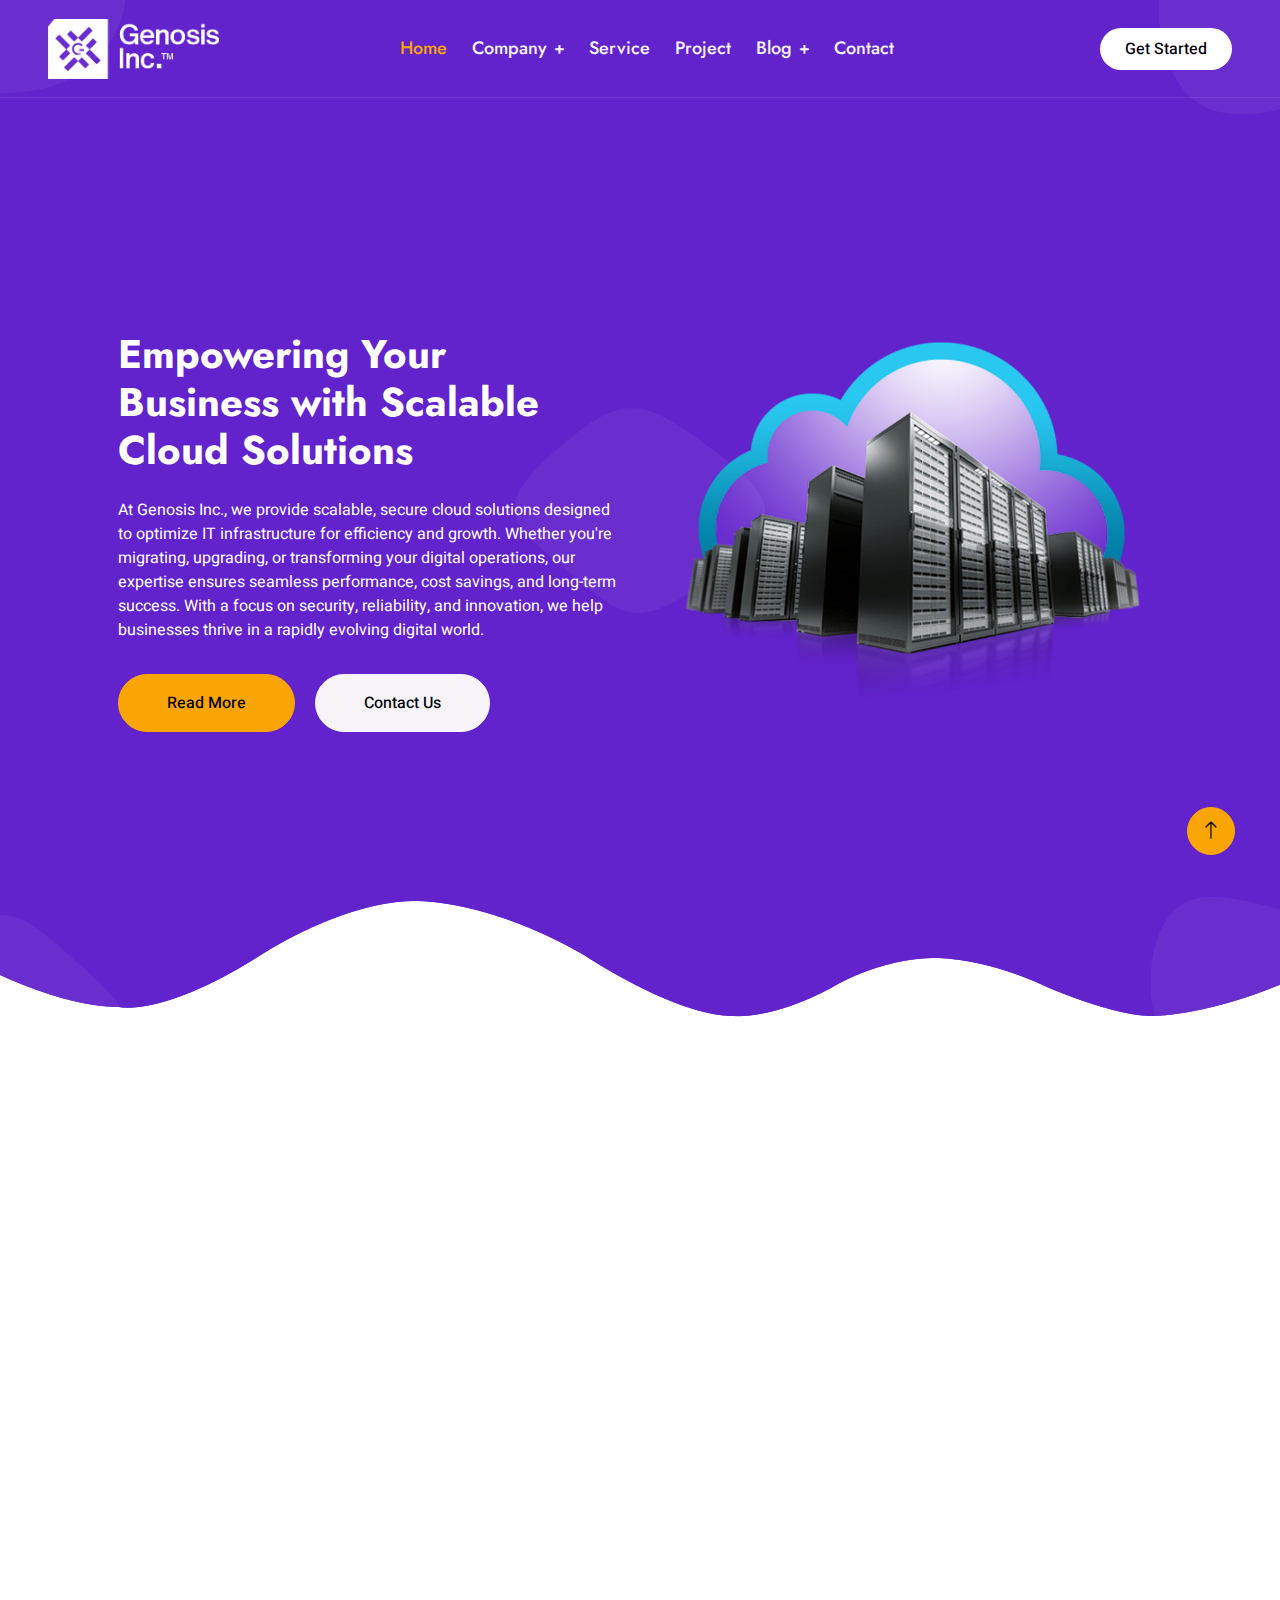
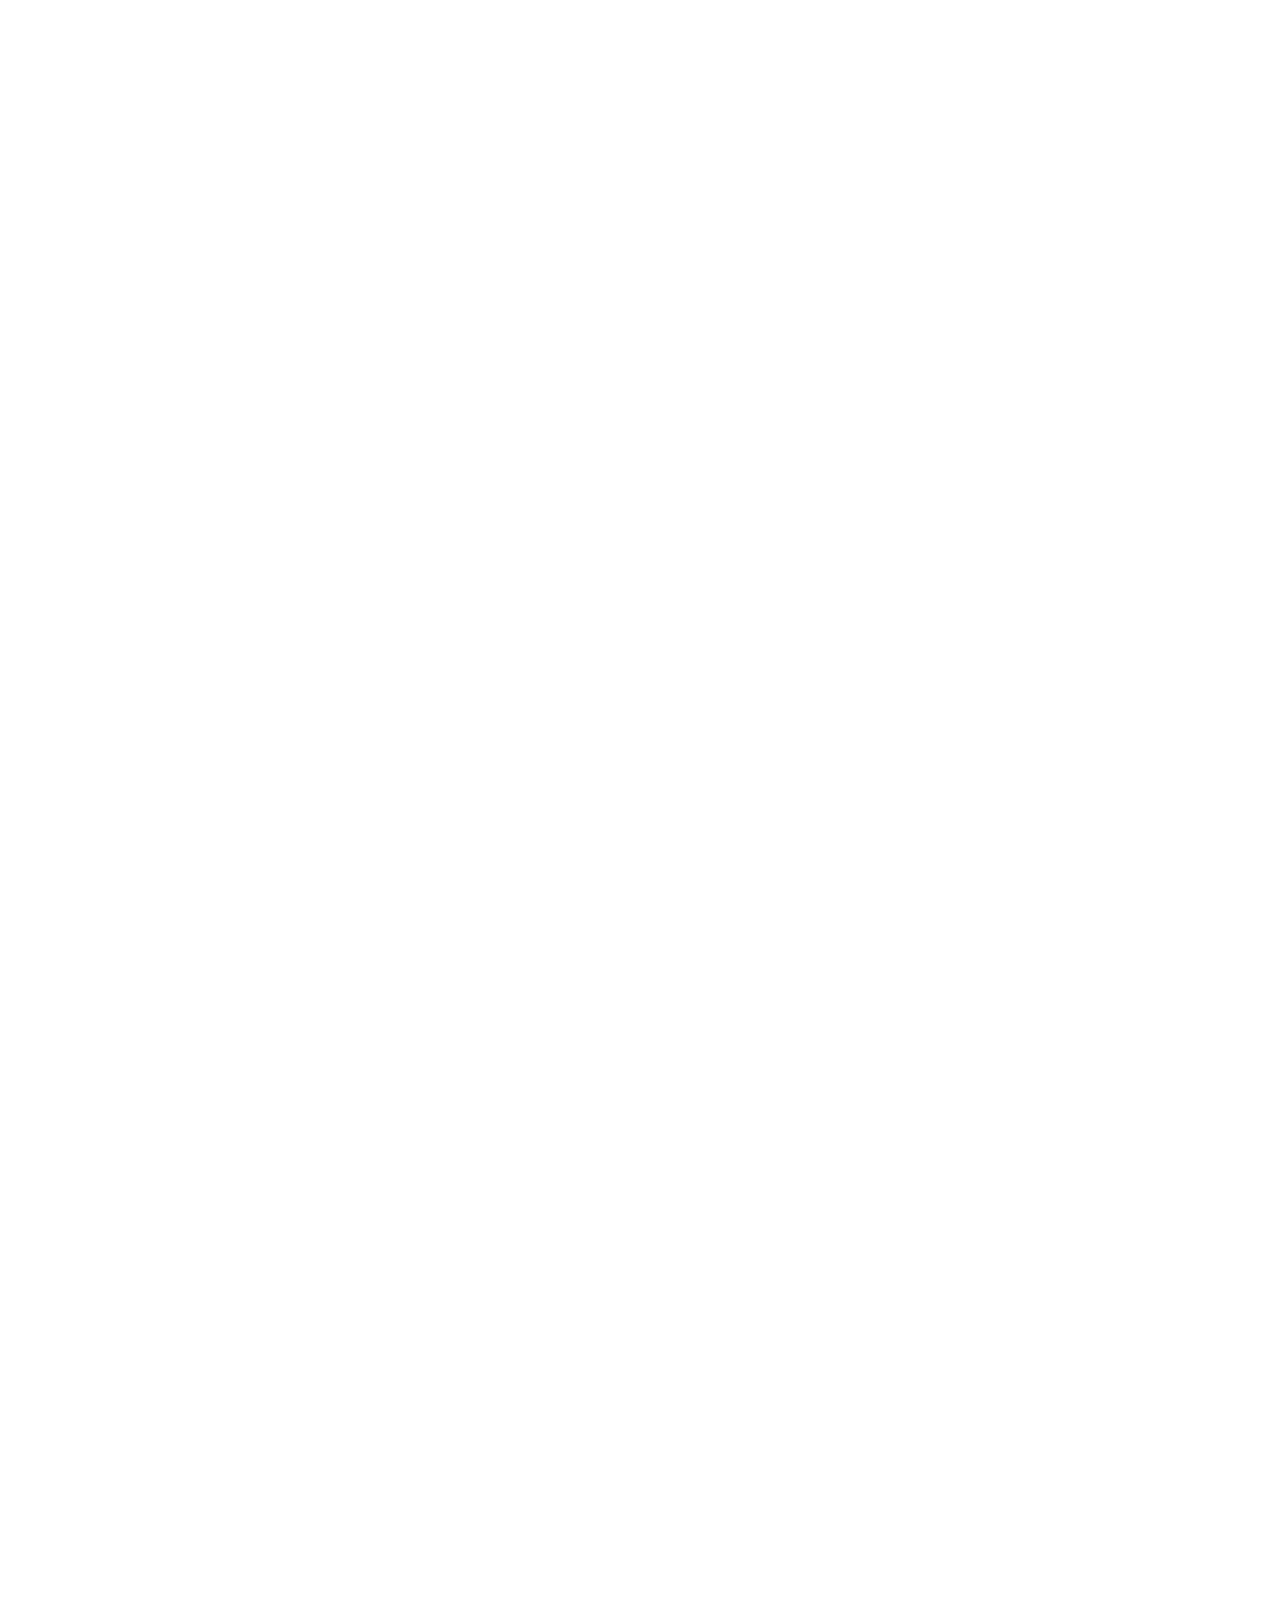
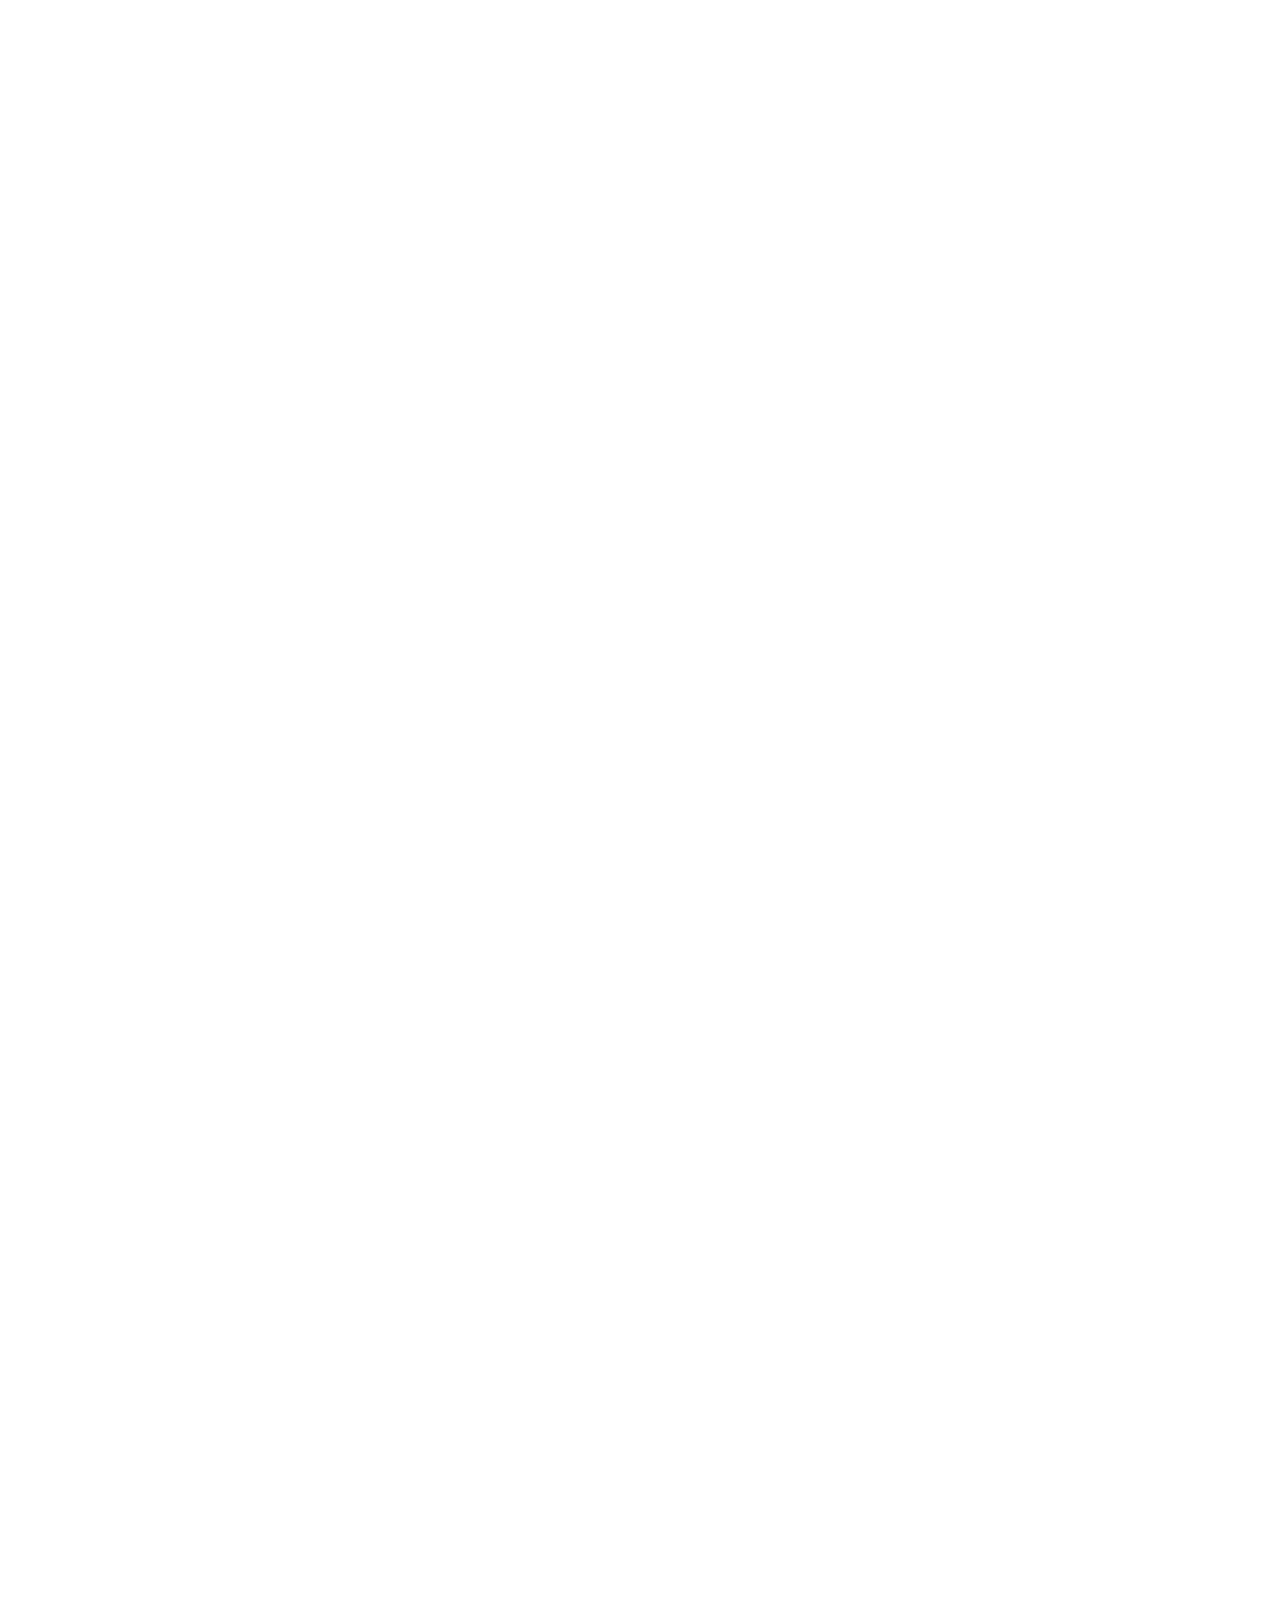
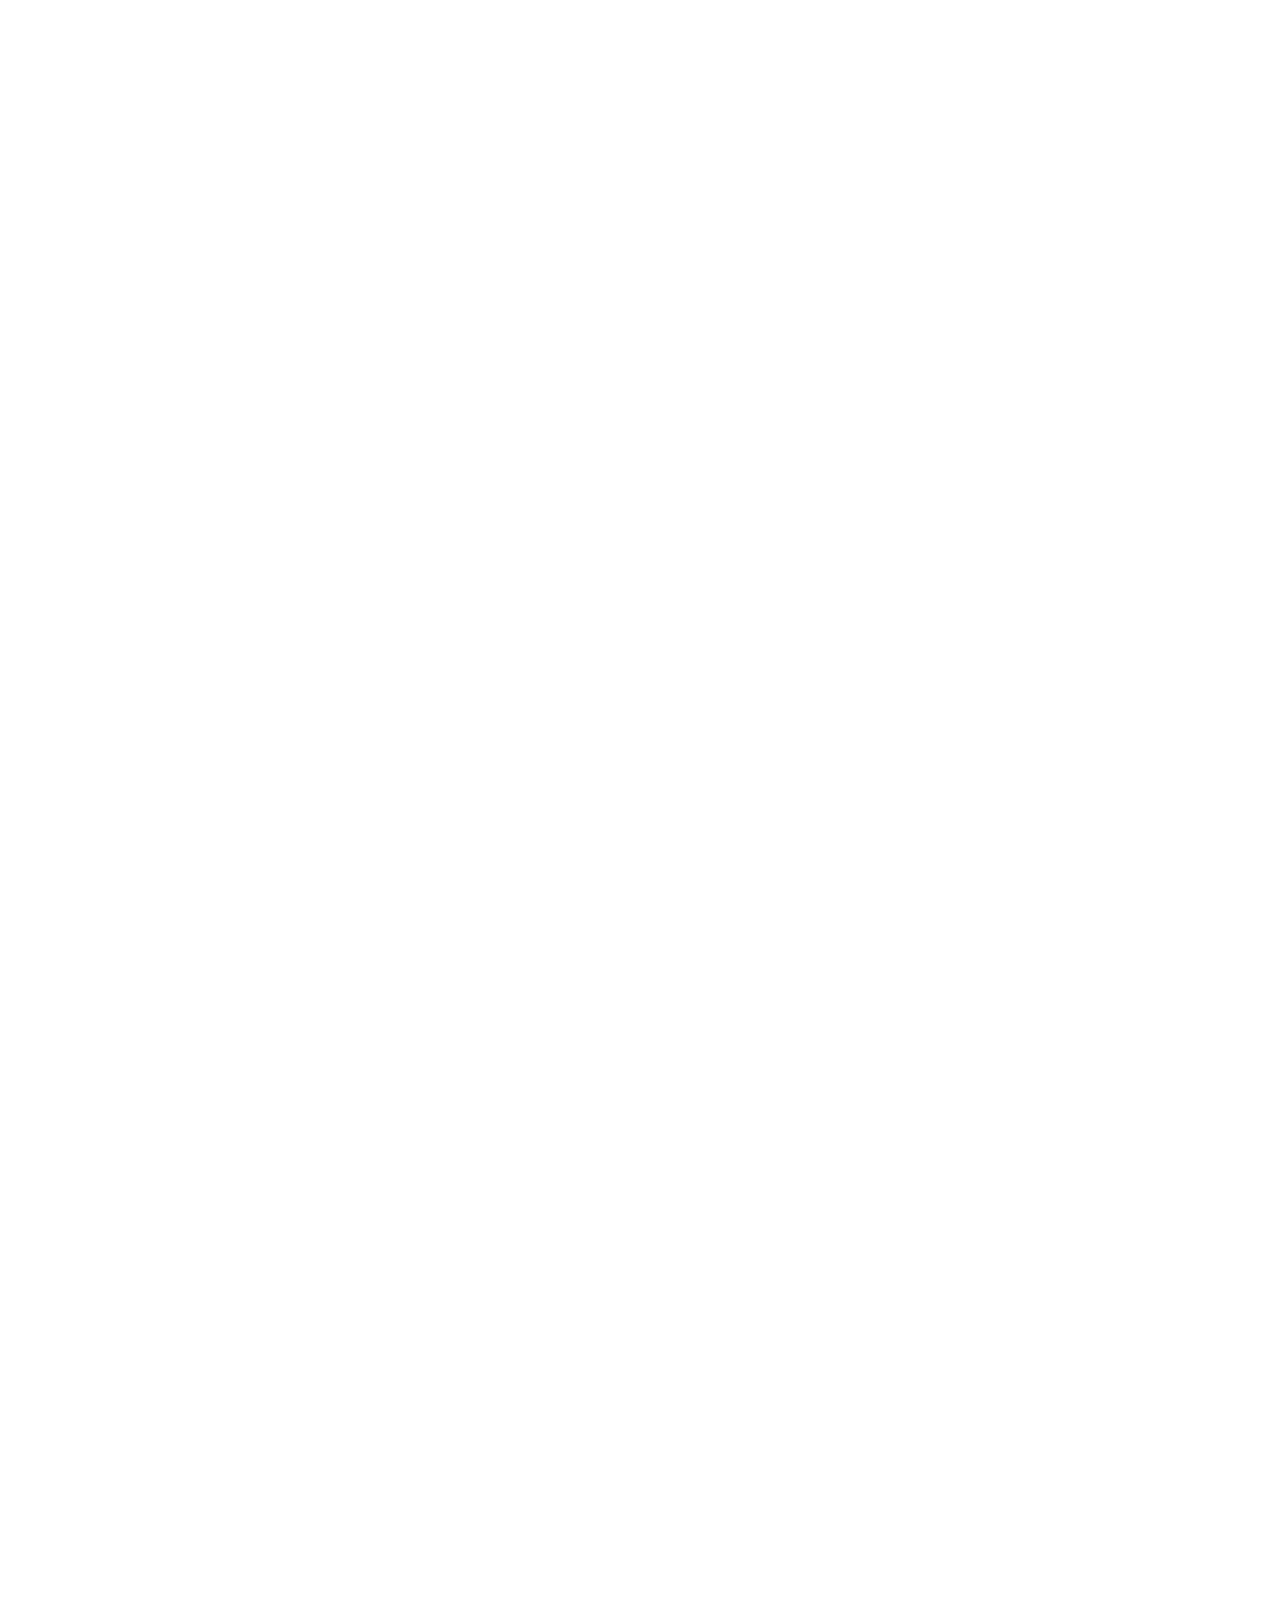
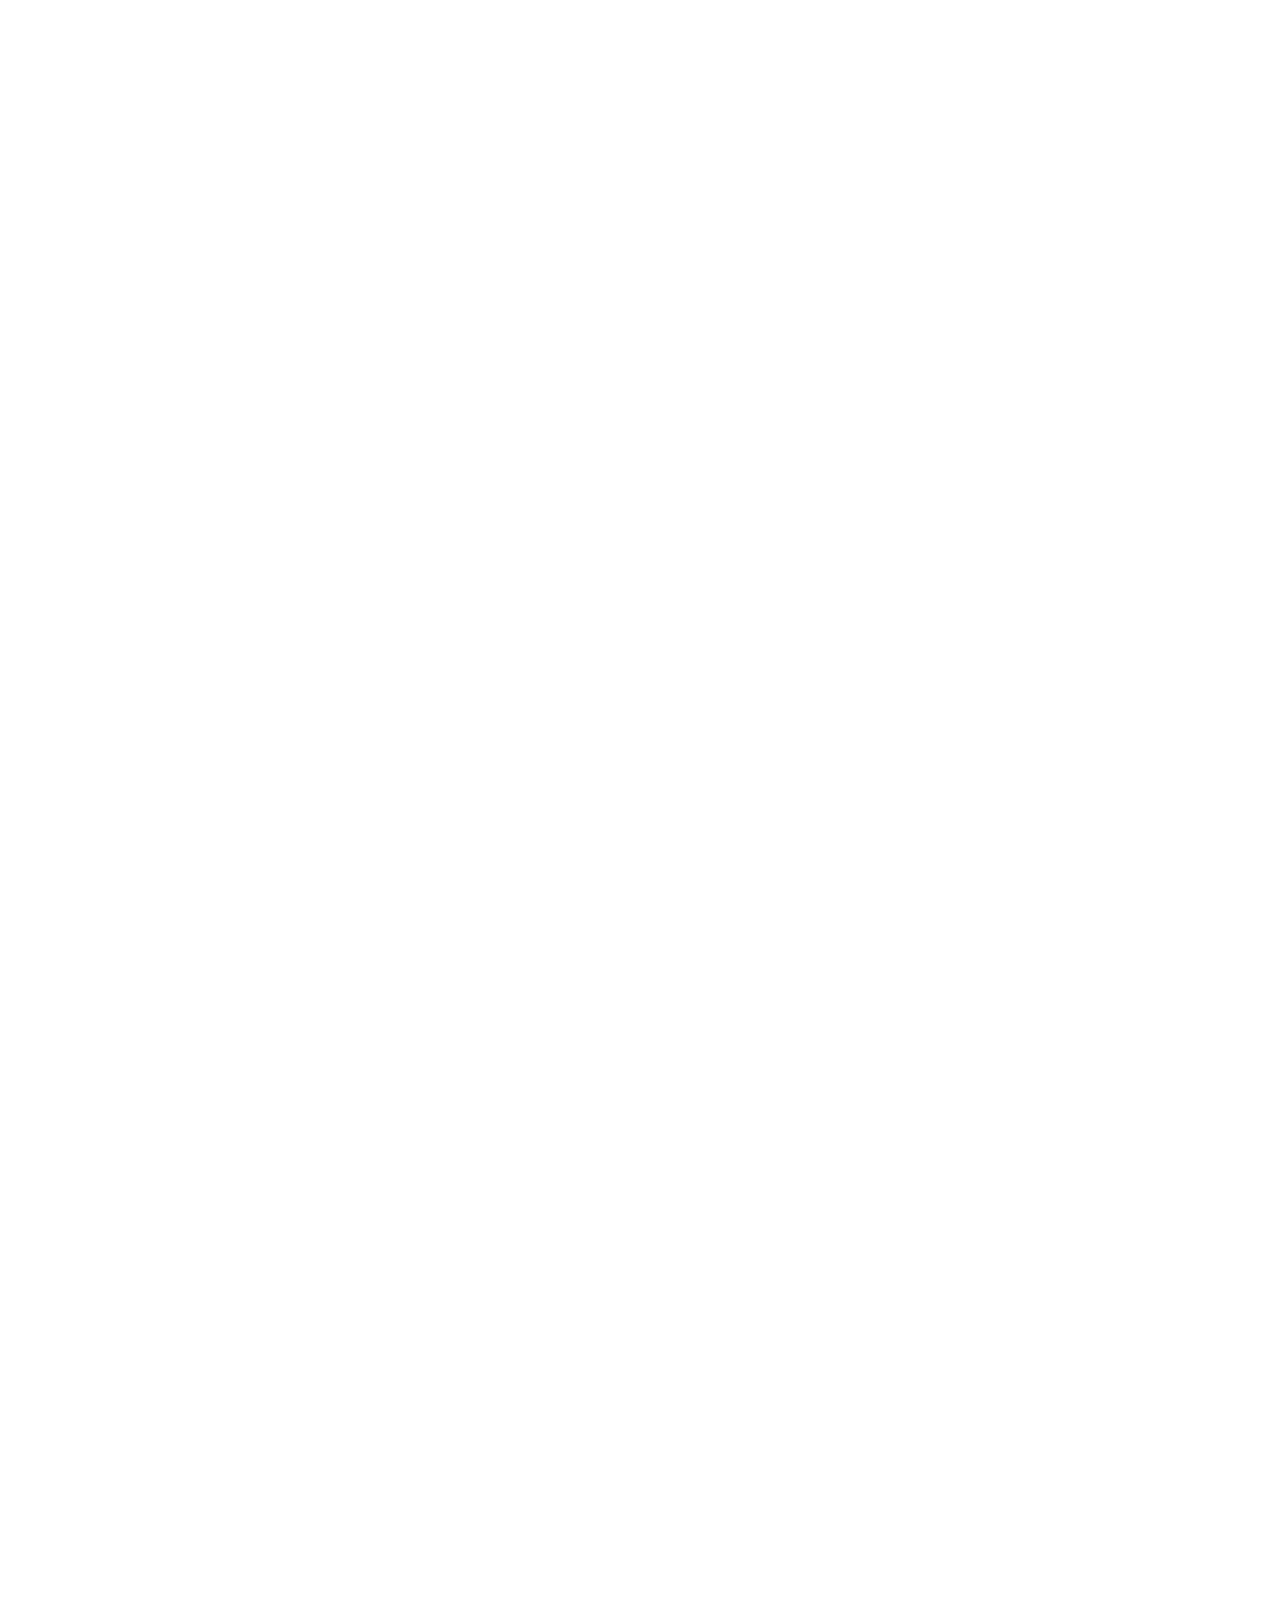
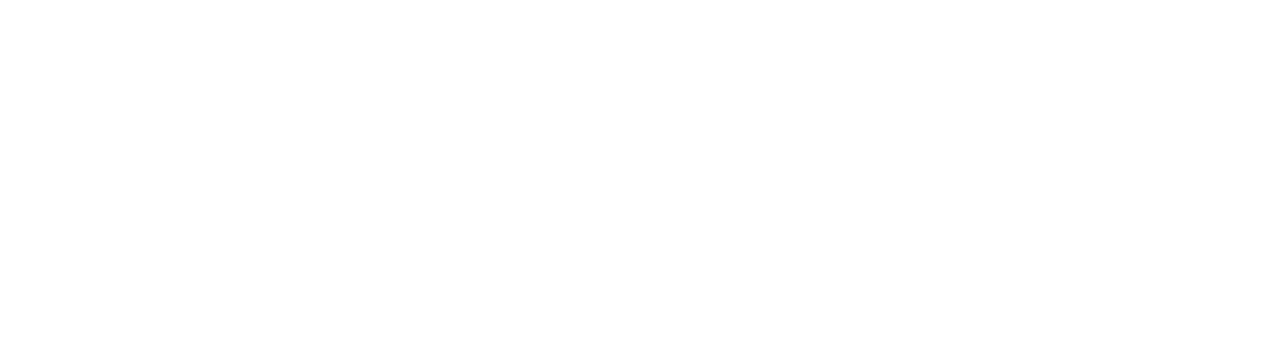
<file: index.html>
<!DOCTYPE html>
<html lang="en">

<head>
    <meta charset="utf-8">
    <title>GENOSIS</title>
    <meta content="width=device-width, initial-scale=1.0" name="viewport">
    <meta content="" name="keywords">
    <meta content="" name="description">

    <!-- Favicon -->
    <link href="img/favicon.ico" rel="icon">

    <!-- Google Web Fonts -->
    <link rel="preconnect" href="https://fonts.googleapis.com">
    <link rel="preconnect" href="https://fonts.gstatic.com" crossorigin>
    <link href="https://fonts.googleapis.com/css2?family=Heebo:wght@400;500&family=Jost:wght@500;600;700&display=swap" rel="stylesheet"> 

    <!-- Icon Font Stylesheet -->
    <link href="https://cdnjs.cloudflare.com/ajax/libs/font-awesome/5.10.0/css/all.min.css" rel="stylesheet">
    <link href="https://cdn.jsdelivr.net/npm/bootstrap-icons@1.4.1/font/bootstrap-icons.css" rel="stylesheet">

    <!-- Libraries Stylesheet -->
    <link href="lib/animate/animate.min.css" rel="stylesheet">
    <link href="lib/owlcarousel/assets/owl.carousel.min.css" rel="stylesheet">
    <link href="lib/lightbox/css/lightbox.min.css" rel="stylesheet">

    <!-- Customized Bootstrap Stylesheet -->
    <link href="css/bootstrap.min.css" rel="stylesheet">

    <!-- Template Stylesheet -->
    <link href="css/style.css" rel="stylesheet">
</head>

<body>
    <div class="container-xxl bg-white p-0">
        <!-- Spinner Start -->
        <div id="spinner" class="show bg-white position-fixed translate-middle w-100 vh-100 top-50 start-50 d-flex align-items-center justify-content-center">
            <div class="spinner-grow text-primary" style="width: 3rem; height: 3rem;" role="status">
                <span class="sr-only">Loading...</span>
            </div>
        </div>
        <!-- Spinner End -->


        <!-- Navbar & Hero Start -->
        <div class="container-xxl position-relative p-0">
            <nav class="navbar navbar-expand-lg navbar-light px-4 px-lg-5 py-3 py-lg-0">
                <a href="" class="navbar-brand p-0">
                    <!-- <h1 class="m-0">GENOSIS</h1> -->
                    <img src="img/logo.png" alt="Logo">
                </a>
                <button class="navbar-toggler" type="button" data-bs-toggle="collapse" data-bs-target="#navbarCollapse">
                    <span class="fa fa-bars"></span>
                </button>
                <div class="collapse navbar-collapse" id="navbarCollapse">
                    <div class="navbar-nav mx-auto py-0">
                        <a href="index.html" class="nav-item nav-link active">Home</a>
                    <div class="nav-item dropdown">
                        <a href="#" class="nav-link dropdown-toggle" data-bs-toggle="dropdown">Company</a>
                        <div class="dropdown-menu m-0">
                            <a href="about.html" class="dropdown-item">About Us</a>
                            <a href="team.html" class="dropdown-item">Our Team</a>
                            </div>
                    </div>
                        <a href="service.html" class="nav-item nav-link">Service</a>
                        <a href="project.html" class="nav-item nav-link">Project</a>
                        <div class="nav-item dropdown">
                            <a href="#" class="nav-link dropdown-toggle" data-bs-toggle="dropdown">Blog</a>
                            <div class="dropdown-menu m-0">
                                <a href="testimonial.html" class="dropdown-item">Testimonial</a>
                            </div>
                        </div>
                        <a href="contact.html" class="nav-item nav-link">Contact</a>
                    </div>
                    <a href="" class="btn rounded-pill py-2 px-4 ms-3 d-none d-lg-block">Get Started</a>
                </div>
            </nav>

            <div class="container-xxl bg-primary hero-header">
                <div class="container px-lg-5">
                    <div class="row g-5 align-items-end">
                        <div class="col-lg-6 text-center text-lg-start">
                            <h1 class="text-white mb-4 animated slideInDown">Empowering Your Business with Scalable Cloud Solutions</h1>
                            <p class="text-white pb-3 animated slideInDown">At Genosis Inc., we provide scalable, secure cloud solutions designed to optimize IT infrastructure for efficiency and growth. Whether you're migrating, upgrading, or transforming your digital operations, our expertise ensures seamless performance, cost savings, and long-term success. With a focus on security, reliability, and innovation, we help businesses thrive in a rapidly evolving digital world.</p>
                            <a href="about.html" class="btn btn-secondary py-sm-3 px-sm-5 rounded-pill me-3 animated slideInLeft">Read More</a>
                            <a href="contact.html" class="btn btn-light py-sm-3 px-sm-5 rounded-pill animated slideInRight">Contact Us</a>
                        </div>
                        <div class="col-lg-6 text-center text-lg-start">
                            <img class="img-fluid animated zoomIn" src="img/hero1.png" alt="">
                        </div>
                    </div>
                </div>
            </div>
        </div>
        <!-- Navbar & Hero End -->


        <!-- Feature Start -->
        <div class="container-xxl py-5">
            <div class="container py-5 px-lg-5">
                <div class="row g-4">
                    <div class="col-lg-4 wow fadeInUp" data-wow-delay="0.1s">
                        <div class="feature-item bg-light rounded text-center p-4">
                            <i class="fa fa-3x fa-laptop-code text-primary mb-4"></i>
                            <h5 class="mb-3">Cloud Services</h5>
                            <p class="m-0">We offer a wide range of cloud solutions tailored to your business needs, ensuring scalability, security, and cost-effectiveness. Our cloud services include:

                                AWS, Azure, Alibaba Cloud,DigitalOcen & Linode</p>
                        </div>
                    </div>
                    <div class="col-lg-4 wow fadeInUp" data-wow-delay="0.3s">
                        <div class="feature-item bg-light rounded text-center p-4">
                            <i class="fa fa-3x fa-laptop-code text-primary mb-4"></i>
                            <h5 class="mb-3">VPS (Virtual Private Server)</h5>
                            <p class="m-0">Experience high-performance, secure, and scalable Virtual Private Servers (VPS) tailored to your business needs. Our VPS solutions offer dedicated resources, full control, and seamless scalability, ensuring optimal performance for your applications and workloads.</p>
                        </div>
                    </div>
                    <div class="col-lg-4 wow fadeInUp" data-wow-delay="0.5s">
                        <div class="feature-item bg-light rounded text-center p-4">
                            <i class="fa fa-3x fa-mail-bulk text-primary mb-4"></i>
                            <h5 class="mb-3">Email & Office Solutions</h5>
                            <p class="m-0">Boost productivity with our secure and reliable email and office solutions. We offer Zoho Mail and Google Workspace, providing professional email, collaboration tools, and cloud storage to streamline communication and workflow for your business.</p>
                        </div>
                    </div>
                </div>
            </div>
        </div>
        <!-- Feature End -->


        <!-- About Start -->
        <div class="container-xxl py-5">
            <div class="container py-5 px-lg-5">
                <div class="row g-5 align-items-center">
                    <div class="col-lg-6 wow fadeInUp" data-wow-delay="0.1s">
                        <p class="section-title text-secondary">About Us<span></span></p>
                        <h1 class="mb-5"> Digital solution with 7 years of experience</h1>
                        <p class="mb-4">We are committed to empowering businesses with cost-effective, scalable, and innovative digital solutions. Specializing in digital transformation, we help organizations modernize their IT infrastructure, optimize workflows, and enhance operational efficiency.

                            Our expertise lies in introducing cloud solutions that drive agility, security, and performance. From VPS hosting and email & office solutions to fully managed cloud services, we provide tailored solutions that reduce costs while maximizing productivity.</p>
                        <div class="skill mb-4">
                            <div class="d-flex justify-content-between">
                                <p class="mb-2">Cloud Services</p>
                                <p class="mb-2">85%</p>
                            </div>
                            <div class="progress">
                                <div class="progress-bar bg-primary" role="progressbar" aria-valuenow="85" aria-valuemin="0" aria-valuemax="100"></div>
                            </div>
                        </div>
                        <div class="skill mb-4">
                            <div class="d-flex justify-content-between">
                                <p class="mb-2">VPS (Virtual Private Server)</p>
                                <p class="mb-2">90%</p>
                            </div>
                            <div class="progress">
                                <div class="progress-bar bg-secondary" role="progressbar" aria-valuenow="90" aria-valuemin="0" aria-valuemax="100"></div>
                            </div>
                        </div>
                        <div class="skill mb-4">
                            <div class="d-flex justify-content-between">
                                <p class="mb-2">Email & Office Solutions</p>
                                <p class="mb-2">95%</p>
                            </div>
                            <div class="progress">
                                <div class="progress-bar bg-dark" role="progressbar" aria-valuenow="95" aria-valuemin="0" aria-valuemax="100"></div>
                            </div>
                        </div>
                        <a href="" class="btn btn-primary py-sm-3 px-sm-5 rounded-pill mt-3">Read More</a>
                    </div>
                    <div class="col-lg-6">
                        <img class="img-fluid wow zoomIn" data-wow-delay="0.5s" src="img/about.png">
                    </div>
                </div>
            </div>
        </div>
        <!-- About End -->


        <!-- Facts Start -->
        <div class="container-xxl bg-primary fact py-5 wow fadeInUp" data-wow-delay="0.1s">
            <div class="container py-5 px-lg-5">
                <div class="row g-4">
                    <div class="col-md-6 col-lg-3 text-center wow fadeIn" data-wow-delay="0.1s">
                        <i class="fa fa-certificate fa-3x text-secondary mb-3"></i>
                        <h1 class="text-white mb-2" data-toggle="counter-up">07</h1>
                        <p class="text-white mb-0">Years Experience</p>
                    </div>
                    <div class="col-md-6 col-lg-3 text-center wow fadeIn" data-wow-delay="0.3s">
                        <i class="fa fa-users-cog fa-3x text-secondary mb-3"></i>
                        <h1 class="text-white mb-2" data-toggle="counter-up">5</h1>
                        <p class="text-white mb-0">Team Members</p>
                    </div>
                    <div class="col-md-6 col-lg-3 text-center wow fadeIn" data-wow-delay="0.5s">
                        <i class="fa fa-users fa-3x text-secondary mb-3"></i>
                        <h1 class="text-white mb-2" data-toggle="counter-up">10</h1>
                        <p class="text-white mb-0">Satisfied Clients</p>
                    </div>
                    <div class="col-md-6 col-lg-3 text-center wow fadeIn" data-wow-delay="0.7s">
                        <i class="fa fa-check fa-3x text-secondary mb-3"></i>
                        <h1 class="text-white mb-2" data-toggle="counter-up">15</h1>
                        <p class="text-white mb-0">Completed Projects</p>
                    </div>
                </div>
            </div>
        </div>
        <!-- Facts End -->


        <!-- Service Start -->
        <div class="container-xxl py-5">
            <div class="container py-5 px-lg-5">
                <div class="wow fadeInUp" data-wow-delay="0.1s">
                    <p class="section-title text-secondary justify-content-center"><span></span>Our Services<span></span></p>
                    <h1 class="text-center mb-5">What Solutions We Provide</h1>
                    <h4 class="text-center mb-5">We Offer A Wide Variety of IT Services</h4>
                </div>
                <div class="row g-4">
                    
                    <div class="col-lg-4 col-md-6 wow fadeInUp" data-wow-delay="0.3s">
                        <div class="service-item d-flex flex-column text-center rounded">
                            <div class="service-icon flex-shrink-0">
                                <i class="fa fa-laptop-code fa-2x"></i>
                            </div>
                            <h5 class="mb-3">Cloud Services</h5>
                            <p class="m-0">Erat ipsum justo amet duo et elitr dolor, est duo duo eos lorem sed diam stet diam sed stet lorem.</p>
                            <a class="btn btn-square" href=""><i class="fa fa-arrow-right"></i></a>
                        </div>
                    </div>
                    <div class="col-lg-4 col-md-6 wow fadeInUp" data-wow-delay="0.5s">
                        <div class="service-item d-flex flex-column text-center rounded">
                            <div class="service-icon flex-shrink-0">
                                <i class="fa fa-laptop-code fa-2x"></i>
                            </div>
                            <h5 class="mb-3">VPS (Virtual Private Server)</h5>
                            <p class="m-0">Erat ipsum justo amet duo et elitr dolor, est duo duo eos lorem sed diam stet diam sed stet lorem.</p>
                            <a class="btn btn-square" href=""><i class="fa fa-arrow-right"></i></a>
                        </div>
                    </div>
                    <div class="col-lg-4 col-md-6 wow fadeInUp" data-wow-delay="0.1s">
                        <div class="service-item d-flex flex-column text-center rounded">
                            <div class="service-icon flex-shrink-0">
                                <i class="fa fa-laptop-code fa-2x"></i>
                            </div>
                            <h5 class="mb-3">Email & Office Solutions</h5>
                            <p class="m-0">Erat ipsum justo amet duo et elitr dolor, est duo duo eos lorem sed diam stet diam sed stet lorem.</p>
                            <a class="btn btn-square" href=""><i class="fa fa-arrow-right"></i></a>
                        </div>
                    </div>
                    <div class="col-lg-4 col-md-6 wow fadeInUp" data-wow-delay="0.1s">
                        <div class="service-item d-flex flex-column text-center rounded">
                            <div class="service-icon flex-shrink-0">
                                <i class="fa fa-laptop-code fa-2x"></i>
                            </div>
                            <h5 class="mb-3">Cloud Data & Analytics</h5>
                            <p class="m-0">Erat ipsum justo amet duo et elitr dolor, est duo duo eos lorem sed diam stet diam sed stet lorem.</p>
                            <a class="btn btn-square" href=""><i class="fa fa-arrow-right"></i></a>
                        </div>
                    </div>
                    <div class="col-lg-4 col-md-6 wow fadeInUp" data-wow-delay="0.5s">
                        <div class="service-item d-flex flex-column text-center rounded">
                            <div class="service-icon flex-shrink-0">
                                <i class="fa fa-laptop-code fa-2x"></i>
                            </div>
                            <h5 class="mb-3">Data Recovery & Backup</h5>
                            <p class="m-0">Erat ipsum justo amet duo et elitr dolor, est duo duo eos lorem sed diam stet diam sed stet lorem.</p>
                            <a class="btn btn-square" href=""><i class="fa fa-arrow-right"></i></a>
                        </div>
                    </div>
                    
                    <div class="col-lg-4 col-md-6 wow fadeInUp" data-wow-delay="0.3s">
                        <div class="service-item d-flex flex-column text-center rounded">
                            <div class="service-icon flex-shrink-0">
                                <i class="fa fa-laptop-code fa-2x"></i>
                            </div>
                            <h5 class="mb-3">DevOps</h5>
                            <p class="m-0">Erat ipsum justo amet duo et elitr dolor, est duo duo eos lorem sed diam stet diam sed stet lorem.</p>
                            <a class="btn btn-square" href=""><i class="fa fa-arrow-right"></i></a>
                        </div>
                    </div>
                    
                </div>
            </div>
        </div>
        <!-- Service End -->


        <!-- Newsletter Start -->
        <div class="container-xxl bg-primary newsletter py-5 wow fadeInUp" data-wow-delay="0.1s">
            <div class="container py-5 px-lg-5">
                <div class="row justify-content-center">
                    <div class="col-lg-7 text-center">
                        <p class="section-title text-white justify-content-center"><span></span>Career<span></span></p>
                        <h1 class="text-center text-white mb-4">Get Notified with our Update and Vacancy?</h1>
                        <p class="text-white mb-4">Please do enter your email address so that we could get in touch and notify you about our updates,intern and job vacancy.</p>
                        <div class="position-relative w-100 mt-3">
                            <input class="form-control border-0 rounded-pill w-100 ps-4 pe-5" type="text" placeholder="Enter Your Email" style="height: 48px;">
                            <button type="button" class="btn shadow-none position-absolute top-0 end-0 mt-1 me-2"><i class="fa fa-paper-plane text-primary fs-4"></i></button>
                        </div>
                    </div>
                </div>
            </div>
        </div>
        <!-- Newsletter End -->


        <!-- Projects Start -->
        <div class="container-xxl py-5">
            <div class="container py-5 px-lg-5">
                <div class="wow fadeInUp" data-wow-delay="0.1s">
                    <p class="section-title text-secondary justify-content-center"><span></span>Our Projects<span></span></p>
                    <h1 class="text-center mb-5">Recently Completed Projects</h1>
                </div>
                <div class="row mt-n2 wow fadeInUp" data-wow-delay="0.3s">
                    <div class="col-12 text-center">
                        <ul class="list-inline mb-5" id="portfolio-flters">
                            <li class="mx-2 active" data-filter="*">All</li>
                            <li class="mx-2" data-filter=".first">Web Design</li>
                            <li class="mx-2" data-filter=".second">Graphic Design</li>
                        </ul>
                    </div>
                </div>
                <div class="row g-4 portfolio-container">
                    <div class="col-lg-4 col-md-6 portfolio-item first wow fadeInUp" data-wow-delay="0.1s">
                        <div class="rounded overflow-hidden">
                            <div class="position-relative overflow-hidden">
                                <img class="img-fluid w-100" src="img/lakehead education.png" alt="">
                                <div class="portfolio-overlay">
                                    <a class="btn btn-square btn-outline-light mx-1" href="img/lakehead education.png" data-lightbox="portfolio"><i class="fa fa-eye"></i></a>
                                    <a class="btn btn-square btn-outline-light mx-1" href="https://lakehead.edu.np/"><i class="fa fa-link"></i></a>
                                </div>
                            </div>
                            <div class="bg-light p-4">
                                <p class="text-primary fw-medium mb-2">Website Design</p>
                                <h5 class="lh-base mb-0">Education Consultant's Website Design & Development.</a>
                            </div>
                        </div>
                    </div>
                    <div class="col-lg-4 col-md-6 portfolio-item second wow fadeInUp" data-wow-delay="0.3s">
                        <div class="rounded overflow-hidden">
                            <div class="position-relative overflow-hidden">
                                <img class="img-fluid w-100" src="img/portfolio-2.jpg" alt="">
                                <div class="portfolio-overlay">
                                    <a class="btn btn-square btn-outline-light mx-1" href="img/portfolio-2.jpg" data-lightbox="portfolio"><i class="fa fa-eye"></i></a>
                                    <a class="btn btn-square btn-outline-light mx-1" href=""><i class="fa fa-link"></i></a>
                                </div>
                            </div>
                            <div class="bg-light p-4">
                                <p class="text-primary fw-medium mb-2">UI / UX Design</p>
                                <h5 class="lh-base mb-0">Digital Agency Website Design And Development</a>
                            </div>
                        </div>
                    </div>
                    <div class="col-lg-4 col-md-6 portfolio-item first wow fadeInUp" data-wow-delay="0.5s">
                        <div class="rounded overflow-hidden">
                            <div class="position-relative overflow-hidden">
                                <img class="img-fluid w-100" src="img/portfolio-3.jpg" alt="">
                                <div class="portfolio-overlay">
                                    <a class="btn btn-square btn-outline-light mx-1" href="img/portfolio-3.jpg" data-lightbox="portfolio"><i class="fa fa-eye"></i></a>
                                    <a class="btn btn-square btn-outline-light mx-1" href=""><i class="fa fa-link"></i></a>
                                </div>
                            </div>
                            <div class="bg-light p-4">
                                <p class="text-primary fw-medium mb-2">UI / UX Design</p>
                                <h5 class="lh-base mb-0">Digital Agency Website Design And Development</a>
                            </div>
                        </div>
                    </div>
                    <div class="col-lg-4 col-md-6 portfolio-item second wow fadeInUp" data-wow-delay="0.1s">
                        <div class="rounded overflow-hidden">
                            <div class="position-relative overflow-hidden">
                                <img class="img-fluid w-100" src="img/portfolio-4.jpg" alt="">
                                <div class="portfolio-overlay">
                                    <a class="btn btn-square btn-outline-light mx-1" href="img/portfolio-4.jpg" data-lightbox="portfolio"><i class="fa fa-eye"></i></a>
                                    <a class="btn btn-square btn-outline-light mx-1" href=""><i class="fa fa-link"></i></a>
                                </div>
                            </div>
                            <div class="bg-light p-4">
                                <p class="text-primary fw-medium mb-2">UI / UX Design</p>
                                <h5 class="lh-base mb-0">Digital Agency Website Design And Development</a>
                            </div>
                        </div>
                    </div>
                    <div class="col-lg-4 col-md-6 portfolio-item first wow fadeInUp" data-wow-delay="0.3s">
                        <div class="rounded overflow-hidden">
                            <div class="position-relative overflow-hidden">
                                <img class="img-fluid w-100" src="img/portfolio-5.jpg" alt="">
                                <div class="portfolio-overlay">
                                    <a class="btn btn-square btn-outline-light mx-1" href="img/portfolio-5.jpg" data-lightbox="portfolio"><i class="fa fa-eye"></i></a>
                                    <a class="btn btn-square btn-outline-light mx-1" href=""><i class="fa fa-link"></i></a>
                                </div>
                            </div>
                            <div class="bg-light p-4">
                                <p class="text-primary fw-medium mb-2">UI / UX Design</p>
                                <h5 class="lh-base mb-0">Digital Agency Website Design And Development</a>
                            </div>
                        </div>
                    </div>
                    <div class="col-lg-4 col-md-6 portfolio-item second wow fadeInUp" data-wow-delay="0.5s">
                        <div class="rounded overflow-hidden">
                            <div class="position-relative overflow-hidden">
                                <img class="img-fluid w-100" src="img/portfolio-6.jpg" alt="">
                                <div class="portfolio-overlay">
                                    <a class="btn btn-square btn-outline-light mx-1" href="img/portfolio-6.jpg" data-lightbox="portfolio"><i class="fa fa-eye"></i></a>
                                    <a class="btn btn-square btn-outline-light mx-1" href=""><i class="fa fa-link"></i></a>
                                </div>
                            </div>
                            <div class="bg-light p-4">
                                <p class="text-primary fw-medium mb-2">UI / UX Design</p>
                                <h5 class="lh-base mb-0">Digital Agency Website Design And Development</a>
                            </div>
                        </div>
                    </div>
                </div>
            </div>
        </div>
        <!-- Projects End -->


        <!-- Testimonial Start -->
        <div class="container-xxl py-5 wow fadeInUp" data-wow-delay="0.1s">
            <div class="container py-5 px-lg-5">
                <p class="section-title text-secondary justify-content-center"><span></span>Testimonial<span></span></p>
                <h1 class="text-center mb-5">What Say Our Clients!</h1>
                <div class="owl-carousel testimonial-carousel">
                    <div class="testimonial-item bg-light rounded my-4">
                        <p class="fs-5"><i class="fa fa-quote-left fa-4x text-primary mt-n4 me-3"></i>Genosis Inc. helped me to make my business ecommerce site and
                            the team work, communication and the suggestion they gave me was
                            good. They helped me to grow my business by creating super
                            friendly UI.</p>
                        <div class="d-flex align-items-center">
                            <img class="img-fluid flex-shrink-0 rounded-circle" src="img/Tshedup.jpg" style="width: 65px; height: 65px;">
                            <div class="ps-4">
                                <h5 class="mb-1">Tshedup Lama</h5>
                                <span>Zorig Thangka Gallery</span>
									<br /><span>C.E.O.</span>
                            </div>
                        </div>
                    </div>
                    <div class="testimonial-item bg-light rounded my-4">
                        <p class="fs-5"><i class="fa fa-quote-left fa-4x text-primary mt-n4 me-3"></i>I
                            would like to thank this whole team who helped me to rework on
                            my site. All the bugs the outdated UI were fixed by this team
                            and the work was budget friendly too.</p>
                        <div class="d-flex align-items-center">
                            <img class="img-fluid flex-shrink-0 rounded-circle" src="img/utsab.jpg" style="width: 65px; height: 65px;">
                            <div class="ps-4">
                                <h5 class="mb-1">Utsab Jung Karki</h5>
                                <span>Freelancer</span>
                            </div>
                        </div>
                    </div>
                    <div class="testimonial-item bg-light rounded my-4">
                        <p class="fs-5"><i class="fa fa-quote-left fa-4x text-primary mt-n4 me-3"></i>I
                            created my company site a long ago which was not user friendly
                            and was too slow. Genosis team helped me to rework and made my
                            site so nice that I was amazed to see their perfection in the
                            work. I hope them the best.</p>
                        <div class="d-flex align-items-center">
                            <img class="img-fluid flex-shrink-0 rounded-circle" src="img/Madan.jpg" style="width: 65px; height: 65px;">
                            <div class="ps-4">
                                <h5 class="mb-1">Madan Shah</h5>
                                <span>AONE Accounting and Management</span>
									<br /><span>C.E.O</span>
                            </div>
                        </div>
                    </div>
                </div>
            </div>
        </div>
        <!-- Testimonial End -->


        <!-- Team Start -->
        <div class="container-xxl py-5">
            <div class="container py-5 px-lg-5">
                <div class="wow fadeInUp" data-wow-delay="0.1s">
                    <p class="section-title text-secondary justify-content-center"><span></span>Our Team<span></span></p>
                    <h1 class="text-center mb-5">Executive Team</h1>
                </div>
                <div class="row g-4">
                    
                    <div class="col-lg-4 col-md-6 wow fadeInUp" data-wow-delay="0.3s">
                        <div class="team-item bg-light rounded">
                            <div class="text-center border-bottom p-4">
                                <img class="img-fluid rounded-circle mb-4" src="img/Priyesh Khatiwada.png" alt="Sudin">
                                <h5>Priyesh Khatiwada</h5>
                                <span>Digital Transformations Lead</span>
                            </div>
                            <div class="d-flex justify-content-center p-4">
                                <a class="btn btn-square mx-1" href="https://www.facebook.com/"><i class="fab fa-facebook-f"></i></a>
                                <a class="btn btn-square mx-1" href=""><i class="fab fa-twitter"></i></a>
                                <a class="btn btn-square mx-1" href="https://www.instagram.com/"><i class="fab fa-instagram"></i></a>
                                <a class="btn btn-square mx-1" href="https://np.linkedin.com/in/priyesh-khatiwada-883b4620b"><i class="fab fa-linkedin-in"></i></a>
                            </div>
                        </div>
                    </div>
                    <div class="col-lg-4 col-md-6 wow fadeInUp" data-wow-delay="0.1s">
                        <div class="team-item bg-light rounded">
                            <div class="text-center border-bottom p-4">
                                <img class="img-fluid rounded-circle mb-4" src="img/AnupGajurel.jpg" alt="Anup">
                                <h5>Anup Gajurel</h5>
                                <span>Chief Marketing Officer (CMO)</span>
                            </div>
                            <div class="d-flex justify-content-center p-4">
                                <a class="btn btn-square mx-1" href="https://www.facebook.com/anup.gajurel.1"><i class="fab fa-facebook-f"></i></a>
                                <a class="btn btn-square mx-1" href=""><i class="fab fa-twitter"></i></a>
                                <a class="btn btn-square mx-1" href="https://www.instagram.com/anup.gajurel/"><i class="fab fa-instagram"></i></a>
                                <a class="btn btn-square mx-1" href="https://www.linkedin.com/in/anup-gajurel/"><i class="fab fa-linkedin-in"></i></a>
                            </div>
                        </div>
                    </div>
                    <div class="col-lg-4 col-md-6 wow fadeInUp" data-wow-delay="0.5s">
                        <div class="team-item bg-light rounded">
                            <div class="text-center border-bottom p-4">
                                <img class="img-fluid rounded-circle mb-4" src="img/Abiral Timilsina.jpeg" alt="Anup">
                                <h5>Abiral Timilsina</h5>
                                <span>IT Consultant - Strategic Operations</span>
                            </div>
                            <div class="d-flex justify-content-center p-4">
                                <a class="btn btn-square mx-1" href="https://www.facebook.com/"><i class="fab fa-facebook-f"></i></a>
                                <a class="btn btn-square mx-1" href=""><i class="fab fa-twitter"></i></a>
                                <a class="btn btn-square mx-1" href="https://www.instagram.com/"><i class="fab fa-instagram"></i></a>
                                <a class="btn btn-square mx-1" href="https://np.linkedin.com/in/aviraltimilsina"><i class="fab fa-linkedin-in"></i></a>
                            </div>
                        </div>
                    </div>
                    <!-- <div class="col-lg-4 col-md-6 wow fadeInUp" data-wow-delay="0.3s">
                        <div class="team-item bg-light rounded">
                            <div class="text-center border-bottom p-4">
                                <img class="img-fluid rounded-circle mb-4" src="img/Akash Shah.jpeg" alt="Sudin">
                                <h5>Akash Shah</h5>
                                <span>IT Consultant - Network & Infrastructure</span><br>
                            </div>
                            <div class="d-flex justify-content-center p-4">
                                <a class="btn btn-square mx-1" href="https://www.facebook.com/sudin.shrestha.127"><i class="fab fa-facebook-f"></i></a>
                                <a class="btn btn-square mx-1" href=""><i class="fab fa-twitter"></i></a>
                                <a class="btn btn-square mx-1" href="https://www.instagram.com/sudin_wazza_shrestha/"><i class="fab fa-instagram"></i></a>
                                <a class="btn btn-square mx-1" href="https://www.linkedin.com/in/sudin-shrestha41/"><i class="fab fa-linkedin-in"></i></a>
                            </div>
                        </div>
                    </div>
                    <div class="col-lg-4 col-md-6 wow fadeInUp" data-wow-delay="0.3s">
                        <div class="team-item bg-light rounded">
                            <div class="text-center border-bottom p-4">
                                <img class="img-fluid rounded-circle mb-4" src="img/hiring.avif" alt="Sudin">
                                <h5>You could be next</h5>
                                <span>IT Operations Associate</span><br>
                            </div>
                            <div class="d-flex justify-content-center p-4">
                                <a class="btn btn-square mx-1" href="https://www.facebook.com/sudin.shrestha.127"><i class="fab fa-facebook-f"></i></a>
                                <a class="btn btn-square mx-1" href=""><i class="fab fa-twitter"></i></a>
                                <a class="btn btn-square mx-1" href="https://www.instagram.com/sudin_wazza_shrestha/"><i class="fab fa-instagram"></i></a>
                                <a class="btn btn-square mx-1" href="https://www.linkedin.com/in/sudin-shrestha41/"><i class="fab fa-linkedin-in"></i></a>
                            </div>
                        </div>
                    </div>
                    <div class="col-lg-4 col-md-6 wow fadeInUp" data-wow-delay="0.3s">
                        <div class="team-item bg-light rounded">
                            <div class="text-center border-bottom p-4">
                                <img class="img-fluid rounded-circle mb-4" src="img/hiring.avif" alt="Sudin">
                                <h5>You Could be next</h5>
                                <span>Cloud Operations Associate</span><br>
                            </div>
                            <div class="d-flex justify-content-center p-4">
                                <a class="btn btn-square mx-1" href="https://www.facebook.com/sudin.shrestha.127"><i class="fab fa-facebook-f"></i></a>
                                <a class="btn btn-square mx-1" href=""><i class="fab fa-twitter"></i></a>
                                <a class="btn btn-square mx-1" href="https://www.instagram.com/sudin_wazza_shrestha/"><i class="fab fa-instagram"></i></a>
                                <a class="btn btn-square mx-1" href="https://www.linkedin.com/in/sudin-shrestha41/"><i class="fab fa-linkedin-in"></i></a>
                            </div>
                        </div>
                    </div>
                </div>
            </div>
        </div> -->
        <!-- Team End -->
        

        <!-- Footer Start -->
        <div class="container-fluid bg-primary text-light footer wow fadeIn" data-wow-delay="0.1s">
            <div class="container py-5 px-lg-5">
                <div class="row g-5">
                    <div class="col-md-6 col-lg-3">
                        <p class="section-title text-white h5 mb-4">Address<span></span></p>
                        <p>
                            <i class="fa fa-map-marker-alt me-3"></i>Baneshwor, Kathmandu
                          </p>
                        <p><i class="fa fa-phone-alt me-3"></i>+977 9851323940</p>
                        <p><i class="fa fa-envelope me-3"></i>info@genosis.tech</p>
                        <div class="d-flex pt-2">
                            <a class="btn btn-outline-light btn-social" href=""><i class="fab fa-twitter"></i></a>
                            <a class="btn btn-outline-light btn-social" href="https://www.facebook.com/GenosisInc"><i class="fab fa-facebook-f"></i></a>
                            <a class="btn btn-outline-light btn-social" href=""><i class="fab fa-instagram"></i></a>
                            <a class="btn btn-outline-light btn-social" href=""><i class="fab fa-linkedin-in"></i></a>
                        </div>
                    </div>
                    <div class="col-md-6 col-lg-3">
                        <p class="section-title text-white h5 mb-4">Quick Link<span></span></p>
                        <a class="btn btn-link" href="">About Us</a>
                        <a class="btn btn-link" href="">Contact Us</a>
                        <a class="btn btn-link" href="/privacy.html">Privacy Policy</a>
                        <a class="btn btn-link" href="">Terms & Condition</a>
                        <a class="btn btn-link" href="">Career</a>
                    </div>
                    <div class="col-md-6 col-lg-3">
                        <p class="section-title text-white h5 mb-4">Gallery<span></span></p>
                        <div class="row g-2">
                            <div class="col-4">
                                <img class="img-fluid" src="img/portfolio-1.jpg" alt="Image">
                            </div>
                            <div class="col-4">
                                <img class="img-fluid" src="img/portfolio-2.jpg" alt="Image">
                            </div>
                            <div class="col-4">
                                <img class="img-fluid" src="img/portfolio-3.jpg" alt="Image">
                            </div>
                            <div class="col-4">
                                <img class="img-fluid" src="img/portfolio-4.jpg" alt="Image">
                            </div>
                            <div class="col-4">
                                <img class="img-fluid" src="img/portfolio-5.jpg" alt="Image">
                            </div>
                            <div class="col-4">
                                <img class="img-fluid" src="img/portfolio-6.jpg" alt="Image">
                            </div>
                        </div>
                    </div>
                    <div class="col-md-6 col-lg-3">
                        <p class="section-title text-white h5 mb-4">Career<span></span></p>
                        <p>Get Notified with our Update and Vacancy?</p>
                        <div class="position-relative w-100 mt-3">
                            <input class="form-control border-0 rounded-pill w-100 ps-4 pe-5" type="text" placeholder="Your Email" style="height: 48px;">
                            <button type="button" class="btn shadow-none position-absolute top-0 end-0 mt-1 me-2"><i class="fa fa-paper-plane text-primary fs-4"></i></button>
                        </div>
                    </div>
                </div>
            </div>
            <div class="container px-lg-5">
                <div class="copyright">
                    <div class="row">
                        <div class="col-md-6 text-center text-md-start mb-3 mb-md-0">
                            &copy; <a class="border-bottom" href="#"></a>2025 Genosis. All Rights Reserved. 
							
							<!--/*** This template is free as long as you keep the footer author’s credit link/attribution link/backlink. If you'd like to use the template without the footer author’s credit link/attribution link/backlink, you can purchase the Credit Removal License from "https://htmlcodex.com/credit-removal". Thank you for your support. ***/-->
							<a class="border-bottom" href="https://htmlcodex.com"></a><br><br>
                            <!-- Distributed By a <a class="border-bottom" href="https://themewagon.com" target="_blank">ThemeWagon</a> -->
                        </div>
                        <div class="col-md-6 text-center text-md-end">
                            <div class="footer-menu">
                                <a href="">Home</a>
                                <a href="">Cookies</a>
                                <a href="">Help</a>
                                <a href="">FQAs</a>
                            </div>
                        </div>
                    </div>
                </div>
            </div>
        </div>
        <!-- Footer End -->


        <!-- Back to Top -->
        <a href="#" class="btn btn-lg btn-secondary btn-lg-square back-to-top"><i class="bi bi-arrow-up"></i></a>
    </div>

    <!-- JavaScript Libraries -->
    <script src="https://code.jquery.com/jquery-3.4.1.min.js"></script>
    <script src="https://cdn.jsdelivr.net/npm/bootstrap@5.0.0/dist/js/bootstrap.bundle.min.js"></script>
    <script src="lib/wow/wow.min.js"></script>
    <script src="lib/easing/easing.min.js"></script>
    <script src="lib/waypoints/waypoints.min.js"></script>
    <script src="lib/counterup/counterup.min.js"></script>
    <script src="lib/owlcarousel/owl.carousel.min.js"></script>
    <script src="lib/isotope/isotope.pkgd.min.js"></script>
    <script src="lib/lightbox/js/lightbox.min.js"></script>

    <!-- Template Javascript -->
    <script src="js/main.js"></script>
</body>

</html>
</file>
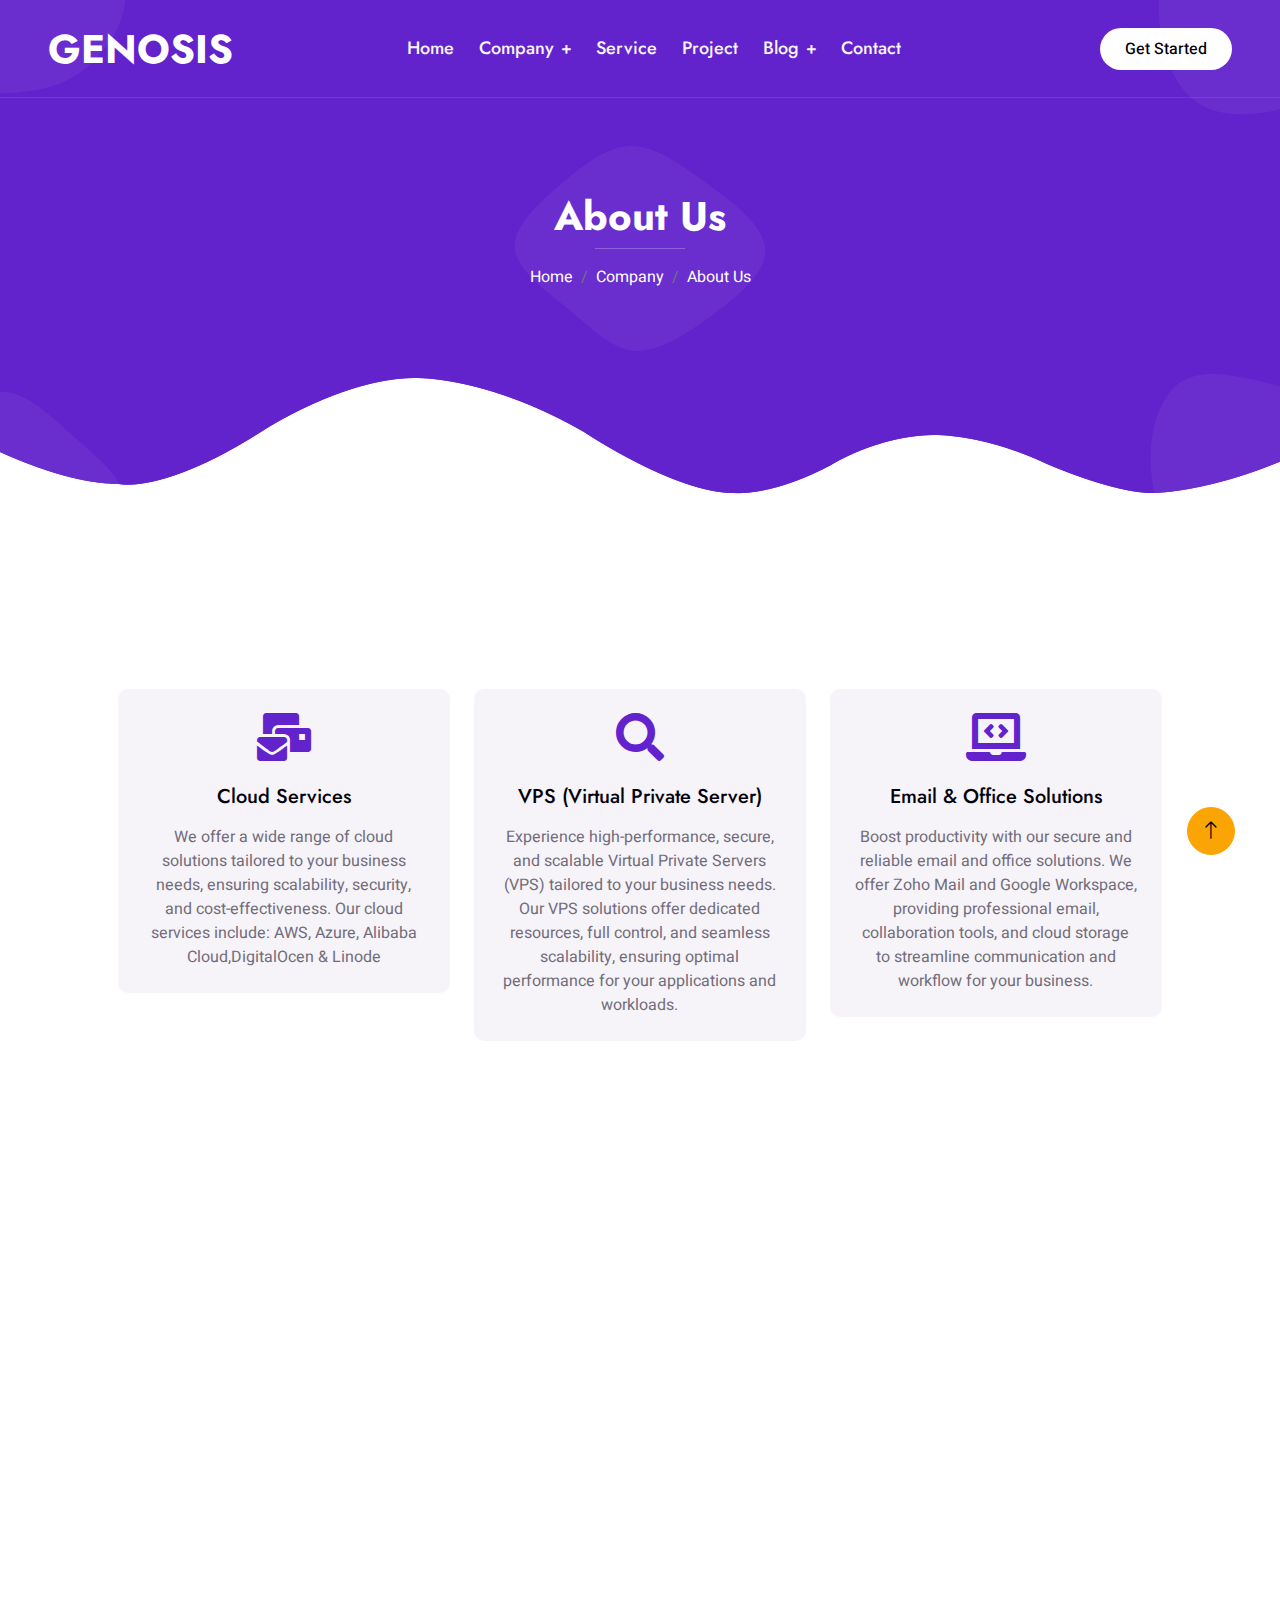
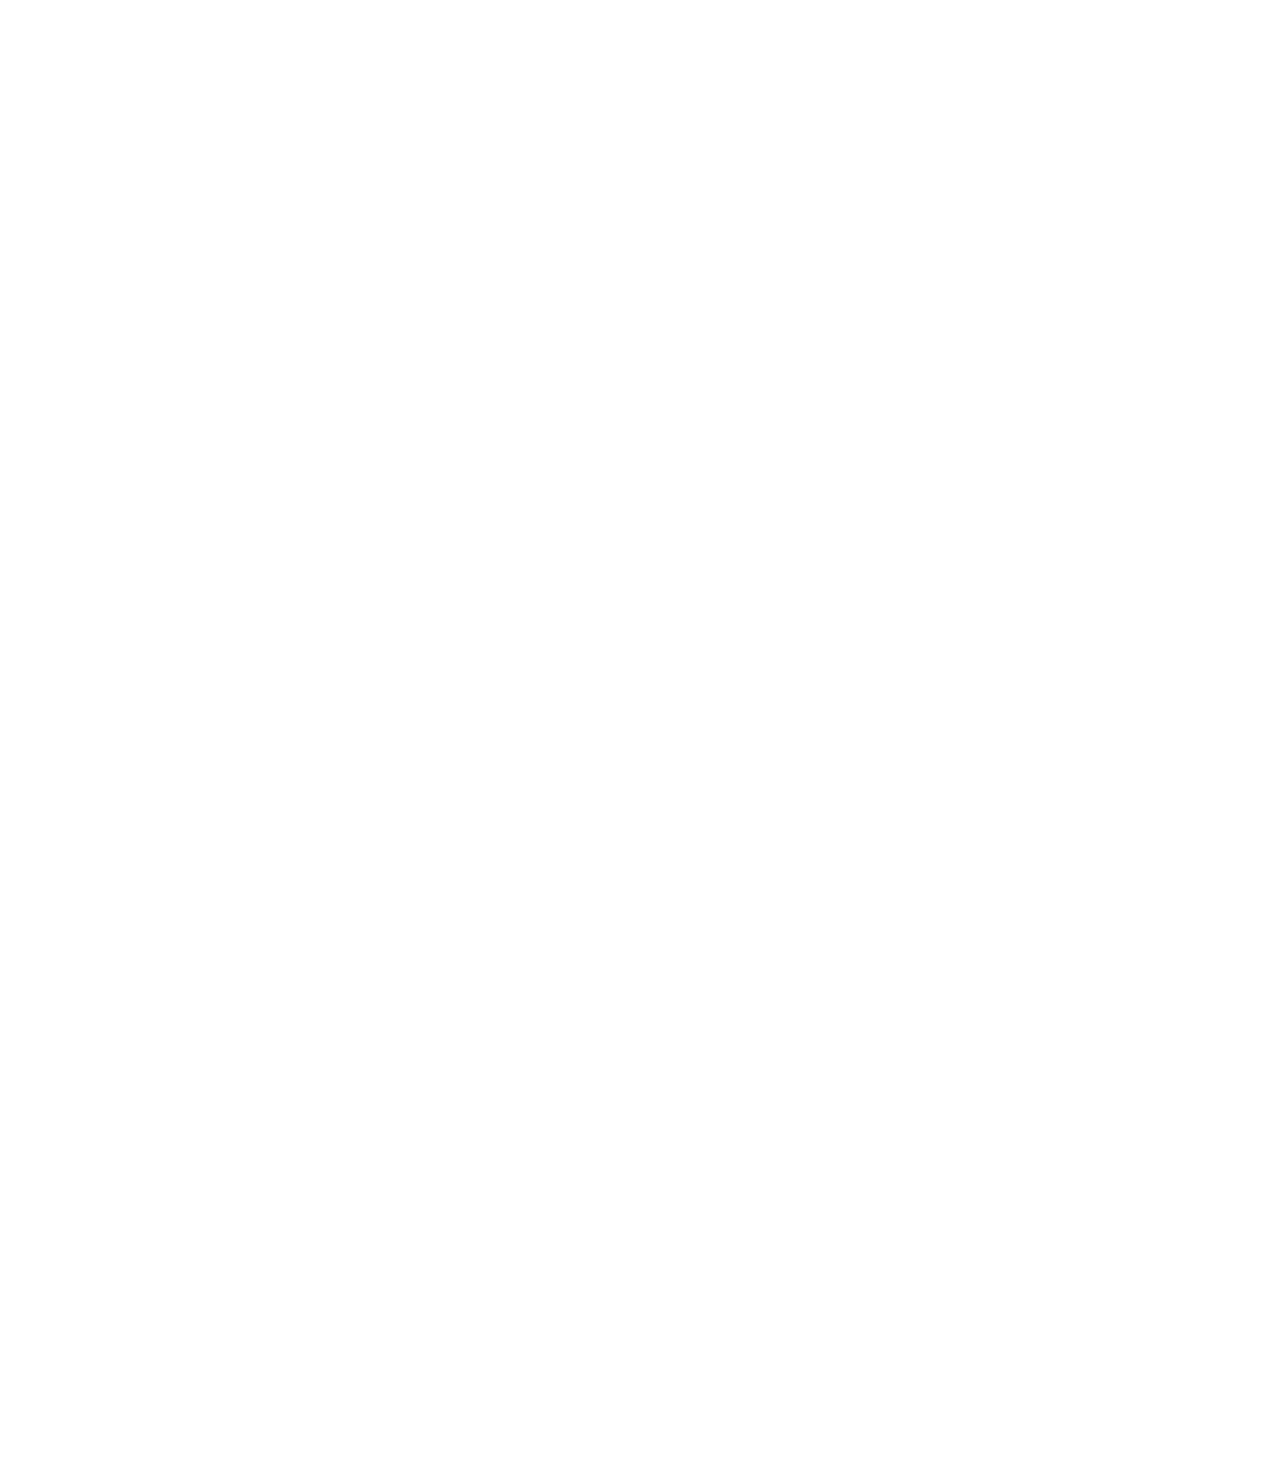
<file: about.html>
<!DOCTYPE html>
<html lang="en">
  <head>
    <meta charset="utf-8" />
    <title>GENOSIS I.N.C.PVT.LTD.</title>
    <meta content="width=device-width, initial-scale=1.0" name="viewport" />
    <meta content="" name="keywords" />
    <meta content="" name="description" />

    <!-- Favicon -->
    <link href="img/favicon.ico" rel="icon" />

    <!-- Google Web Fonts -->
    <link rel="preconnect" href="https://fonts.googleapis.com" />
    <link rel="preconnect" href="https://fonts.gstatic.com" crossorigin />
    <link
      href="https://fonts.googleapis.com/css2?family=Heebo:wght@400;500&family=Jost:wght@500;600;700&display=swap"
      rel="stylesheet"
    />

    <!-- Icon Font Stylesheet -->
    <link
      href="https://cdnjs.cloudflare.com/ajax/libs/font-awesome/5.10.0/css/all.min.css"
      rel="stylesheet"
    />
    <link
      href="https://cdn.jsdelivr.net/npm/bootstrap-icons@1.4.1/font/bootstrap-icons.css"
      rel="stylesheet"
    />

    <!-- Libraries Stylesheet -->
    <link href="lib/animate/animate.min.css" rel="stylesheet" />
    <link href="lib/owlcarousel/assets/owl.carousel.min.css" rel="stylesheet" />
    <link href="lib/lightbox/css/lightbox.min.css" rel="stylesheet" />

    <!-- Customized Bootstrap Stylesheet -->
    <link href="css/bootstrap.min.css" rel="stylesheet" />

    <!-- Template Stylesheet -->
    <link href="css/style.css" rel="stylesheet" />
  </head>

  <body>
    <div class="container-xxl bg-white p-0">
      <!-- Spinner Start -->
      <div
        id="spinner"
        class="show bg-white position-fixed translate-middle w-100 vh-100 top-50 start-50 d-flex align-items-center justify-content-center"
      >
        <div
          class="spinner-grow text-primary"
          style="width: 3rem; height: 3rem"
          role="status"
        >
          <span class="sr-only">Loading...</span>
        </div>
      </div>
      <!-- Spinner End -->

      <!-- Navbar & Hero Start -->
      <div class="container-xxl position-relative p-0">
        <nav
          class="navbar navbar-expand-lg navbar-light px-4 px-lg-5 py-3 py-lg-0"
        >
          <a href="" class="navbar-brand p-0">
            <h1 class="m-0">GENOSIS</h1>
            <!-- <img src="img/logo.png" alt="Logo"> -->
          </a>
          <button
            class="navbar-toggler"
            type="button"
            data-bs-toggle="collapse"
            data-bs-target="#navbarCollapse"
          >
            <span class="fa fa-bars"></span>
          </button>
          <div class="collapse navbar-collapse" id="navbarCollapse">
            <div class="navbar-nav mx-auto py-0">
              <a href="index.html" class="nav-item nav-link">Home</a>
              <div class="nav-item dropdown">
                <a
                  href="#"
                  class="nav-link dropdown-toggle"
                  data-bs-toggle="dropdown"
                  >Company</a
                >
                <div class="dropdown-menu m-0">
                  <a href="about.html" class="dropdown-item">About Us</a>
                  <a href="team.html" class="dropdown-item">Our Team</a>
                </div>
              </div>
              <a href="service.html" class="nav-item nav-link">Service</a>
              <a href="project.html" class="nav-item nav-link">Project</a>
              <div class="nav-item dropdown">
                <a
                  href="#"
                  class="nav-link dropdown-toggle"
                  data-bs-toggle="dropdown"
                  >Blog</a
                >
                <div class="dropdown-menu m-0">
                  <a href="testimonial.html" class="dropdown-item"
                    >Testimonial</a
                  >
                </div>
              </div>
              <a href="contact.html" class="nav-item nav-link">Contact</a>
            </div>
            <a href="" class="btn rounded-pill py-2 px-4 ms-3 d-none d-lg-block"
              >Get Started</a
            >
          </div>
        </nav>

        <div class="container-xxl py-5 bg-primary hero-header">
          <div class="container my-5 py-5 px-lg-5">
            <div class="row g-5 py-5">
              <div class="col-12 text-center">
                <h1 class="text-white animated slideInDown">About Us</h1>
                <hr class="bg-white mx-auto mt-0" style="width: 90px" />
                <nav aria-label="breadcrumb">
                  <ol class="breadcrumb justify-content-center">
                    <li class="breadcrumb-item">
                      <a class="text-white" href="index.html">Home</a>
                    </li>
                    <li
                      class="breadcrumb-item text-white active"
                      aria-current="page"
                    >
                      Company
                    </li>
                    <li
                      class="breadcrumb-item text-white active"
                      aria-current="page"
                    >
                      About Us
                    </li>
                  </ol>
                </nav>
              </div>
            </div>
          </div>
        </div>
      </div>
      <!-- Navbar & Hero End -->

      <!-- Feature Start -->
      <div class="container-xxl py-5">
        <div class="container py-5 px-lg-5">
          <div class="row g-4">
            <div class="col-lg-4 wow fadeInUp" data-wow-delay="0.1s">
              <div class="feature-item bg-light rounded text-center p-4">
                <i class="fa fa-3x fa-mail-bulk text-primary mb-4"></i>
                <h5 class="mb-3">Cloud Services</h5>
                <p class="m-0">
                  We offer a wide range of cloud solutions tailored to your
                  business needs, ensuring scalability, security, and
                  cost-effectiveness. Our cloud services include: AWS, Azure,
                  Alibaba Cloud,DigitalOcen & Linode
                </p>
              </div>
            </div>
            <div class="col-lg-4 wow fadeInUp" data-wow-delay="0.3s">
              <div class="feature-item bg-light rounded text-center p-4">
                <i class="fa fa-3x fa-search text-primary mb-4"></i>
                <h5 class="mb-3">VPS (Virtual Private Server)</h5>
                <p class="m-0">
                  Experience high-performance, secure, and scalable Virtual
                  Private Servers (VPS) tailored to your business needs. Our VPS
                  solutions offer dedicated resources, full control, and
                  seamless scalability, ensuring optimal performance for your
                  applications and workloads.
                </p>
              </div>
            </div>
            <div class="col-lg-4 wow fadeInUp" data-wow-delay="0.5s">
              <div class="feature-item bg-light rounded text-center p-4">
                <i class="fa fa-3x fa-laptop-code text-primary mb-4"></i>
                <h5 class="mb-3">Email & Office Solutions</h5>
                <p class="m-0">
                  Boost productivity with our secure and reliable email and
                  office solutions. We offer Zoho Mail and Google Workspace,
                  providing professional email, collaboration tools, and cloud
                  storage to streamline communication and workflow for your
                  business.
                </p>
              </div>
            </div>
          </div>
        </div>
      </div>
      <!-- Feature End -->

      <!-- About Start -->
      <div class="container-xxl py-5">
        <div class="container py-5 px-lg-5">
          <div class="row g-5 align-items-center">
            <div class="col-lg-6 wow fadeInUp" data-wow-delay="0.1s">
              <p class="section-title text-secondary">About Us<span></span></p>
              <h1 class="mb-5">Digital solution with 7 years of experience</h1>
              <p class="mb-4">
                We are committed to empowering businesses with cost-effective,
                scalable, and innovative digital solutions. Specializing in
                digital transformation, we help organizations modernize their IT
                infrastructure, optimize workflows, and enhance operational
                efficiency. Our expertise lies in introducing cloud solutions
                that drive agility, security, and performance. From VPS hosting
                and email & office solutions to fully managed cloud services, we
                provide tailored solutions that reduce costs while maximizing
                productivity.
              </p>
              <div class="skill mb-4">
                <div class="d-flex justify-content-between">
                  <p class="mb-2">Cloud Services</p>
                  <p class="mb-2">85%</p>
                </div>
                <div class="progress">
                  <div
                    class="progress-bar bg-primary"
                    role="progressbar"
                    aria-valuenow="85"
                    aria-valuemin="0"
                    aria-valuemax="100"
                  ></div>
                </div>
              </div>
              <div class="skill mb-4">
                <div class="d-flex justify-content-between">
                  <p class="mb-2">VPS (Virtual Private Server)</p>
                  <p class="mb-2">90%</p>
                </div>
                <div class="progress">
                  <div
                    class="progress-bar bg-secondary"
                    role="progressbar"
                    aria-valuenow="90"
                    aria-valuemin="0"
                    aria-valuemax="100"
                  ></div>
                </div>
              </div>
              <div class="skill mb-4">
                <div class="d-flex justify-content-between">
                  <p class="mb-2">Email & Office Solutions</p>
                  <p class="mb-2">95%</p>
                </div>
                <div class="progress">
                  <div
                    class="progress-bar bg-dark"
                    role="progressbar"
                    aria-valuenow="95"
                    aria-valuemin="0"
                    aria-valuemax="100"
                  ></div>
                </div>
              </div>
              <a
                href=""
                class="btn btn-primary py-sm-3 px-sm-5 rounded-pill mt-3"
                >Read More</a
              >
            </div>
            <div class="col-lg-6">
              <img
                class="img-fluid wow zoomIn"
                data-wow-delay="0.5s"
                src="img/about.png"
              />
            </div>
          </div>
        </div>
      </div>
      <!-- About End -->

      <!-- Facts Start -->
      <div
        class="container-xxl bg-primary fact py-5 wow fadeInUp"
        data-wow-delay="0.1s"
      >
        <div class="container py-5 px-lg-5">
          <div class="row g-4">
            <div
              class="col-md-6 col-lg-3 text-center wow fadeIn"
              data-wow-delay="0.1s"
            >
              <i class="fa fa-certificate fa-3x text-secondary mb-3"></i>
              <h1 class="text-white mb-2" data-toggle="counter-up">05</h1>
              <p class="text-white mb-0">Years Experience</p>
            </div>
            <div
              class="col-md-6 col-lg-3 text-center wow fadeIn"
              data-wow-delay="0.3s"
            >
              <i class="fa fa-users-cog fa-3x text-secondary mb-3"></i>
              <h1 class="text-white mb-2" data-toggle="counter-up">25</h1>
              <p class="text-white mb-0">Team Members</p>
            </div>
            <div
              class="col-md-6 col-lg-3 text-center wow fadeIn"
              data-wow-delay="0.5s"
            >
              <i class="fa fa-users fa-3x text-secondary mb-3"></i>
              <h1 class="text-white mb-2" data-toggle="counter-up">100</h1>
              <p class="text-white mb-0">Satisfied Clients</p>
            </div>
            <div
              class="col-md-6 col-lg-3 text-center wow fadeIn"
              data-wow-delay="0.7s"
            >
              <i class="fa fa-check fa-3x text-secondary mb-3"></i>
              <h1 class="text-white mb-2" data-toggle="counter-up">100</h1>
              <p class="text-white mb-0">Completed Projects</p>
            </div>
          </div>
        </div>
      </div>
      <!-- Facts End -->

      <!-- Footer Start -->
      <div
        class="container-fluid bg-primary text-light footer wow fadeIn"
        data-wow-delay="0.1s"
      >
        <div class="container py-5 px-lg-5">
          <div class="row g-5">
            <div class="col-md-6 col-lg-3">
              <p class="section-title text-white h5 mb-4">
                Address<span></span>
              </p>
              <p>
                <i class="fa fa-map-marker-alt me-3"></i>Baneshwor, Kathmandu
              </p>
              <p><i class="fa fa-phone-alt me-3"></i>+977 9851323940</p>
              <p><i class="fa fa-envelope me-3"></i>info@genosis.com</p>
              <div class="d-flex pt-2">
                <a class="btn btn-outline-light btn-social" href=""
                  ><i class="fab fa-twitter"></i
                ></a>
                <a
                  class="btn btn-outline-light btn-social"
                  href="https://www.facebook.com/GenosisInc"
                  ><i class="fab fa-facebook-f"></i
                ></a>
                <a class="btn btn-outline-light btn-social" href=""
                  ><i class="fab fa-instagram"></i
                ></a>
                <a class="btn btn-outline-light btn-social" href=""
                  ><i class="fab fa-linkedin-in"></i
                ></a>
              </div>
            </div>
            <div class="col-md-6 col-lg-3">
              <p class="section-title text-white h5 mb-4">
                Quick Link<span></span>
              </p>
              <a class="btn btn-link" href="">About Us</a>
              <a class="btn btn-link" href="">Contact Us</a>
              <a class="btn btn-link" href="">Privacy Policy</a>
              <a class="btn btn-link" href="">Terms & Condition</a>
              <a class="btn btn-link" href="">Career</a>
            </div>
            <div class="col-md-6 col-lg-3">
              <p class="section-title text-white h5 mb-4">
                Gallery<span></span>
              </p>
              <div class="row g-2">
                <div class="col-4">
                  <img
                    class="img-fluid"
                    src="img/portfolio-1.jpg"
                    alt="Image"
                  />
                </div>
                <div class="col-4">
                  <img
                    class="img-fluid"
                    src="img/portfolio-2.jpg"
                    alt="Image"
                  />
                </div>
                <div class="col-4">
                  <img
                    class="img-fluid"
                    src="img/portfolio-3.jpg"
                    alt="Image"
                  />
                </div>
                <div class="col-4">
                  <img
                    class="img-fluid"
                    src="img/portfolio-4.jpg"
                    alt="Image"
                  />
                </div>
                <div class="col-4">
                  <img
                    class="img-fluid"
                    src="img/portfolio-5.jpg"
                    alt="Image"
                  />
                </div>
                <div class="col-4">
                  <img
                    class="img-fluid"
                    src="img/portfolio-6.jpg"
                    alt="Image"
                  />
                </div>
              </div>
            </div>
            <div class="col-md-6 col-lg-3">
              <p class="section-title text-white h5 mb-4">
                Career<span></span>
              </p>
              <p>Get Notified with our Update and Vacancy?</p>
              <div class="position-relative w-100 mt-3">
                <input
                  class="form-control border-0 rounded-pill w-100 ps-4 pe-5"
                  type="text"
                  placeholder="Your Email"
                  style="height: 48px"
                />
                <button
                  type="button"
                  class="btn shadow-none position-absolute top-0 end-0 mt-1 me-2"
                >
                  <i class="fa fa-paper-plane text-primary fs-4"></i>
                </button>
              </div>
            </div>
          </div>
        </div>
        <div class="container px-lg-5">
          <div class="copyright">
            <div class="row">
              <div class="col-md-6 text-center text-md-start mb-3 mb-md-0">
                &copy; <a class="border-bottom" href="#"></a>2025 Genosis. All
                Rights Reserved.

                <!--/*** This template is free as long as you keep the footer author’s credit link/attribution link/backlink. If you'd like to use the template without the footer author’s credit link/attribution link/backlink, you can purchase the Credit Removal License from "https://htmlcodex.com/credit-removal". Thank you for your support. ***/-->
                <a class="border-bottom" href="https://htmlcodex.com"></a
                ><br /><br />
                <!-- Distributed By a <a class="border-bottom" href="https://themewagon.com" target="_blank">ThemeWagon</a> -->
              </div>
              <div class="col-md-6 text-center text-md-end">
                <div class="footer-menu">
                  <a href="">Home</a>
                  <a href="">Cookies</a>
                  <a href="">Help</a>
                  <a href="">FQAs</a>
                </div>
              </div>
            </div>
          </div>
        </div>
      </div>
      <!-- Footer End -->

      <!-- Back to Top -->
      <a href="#" class="btn btn-lg btn-secondary btn-lg-square back-to-top"
        ><i class="bi bi-arrow-up"></i
      ></a>
    </div>

    <!-- JavaScript Libraries -->
    <script src="https://code.jquery.com/jquery-3.4.1.min.js"></script>
    <script src="https://cdn.jsdelivr.net/npm/bootstrap@5.0.0/dist/js/bootstrap.bundle.min.js"></script>
    <script src="lib/wow/wow.min.js"></script>
    <script src="lib/easing/easing.min.js"></script>
    <script src="lib/waypoints/waypoints.min.js"></script>
    <script src="lib/counterup/counterup.min.js"></script>
    <script src="lib/owlcarousel/owl.carousel.min.js"></script>
    <script src="lib/isotope/isotope.pkgd.min.js"></script>
    <script src="lib/lightbox/js/lightbox.min.js"></script>

    <!-- Template Javascript -->
    <script src="js/main.js"></script>
  </body>
</html>
</file>
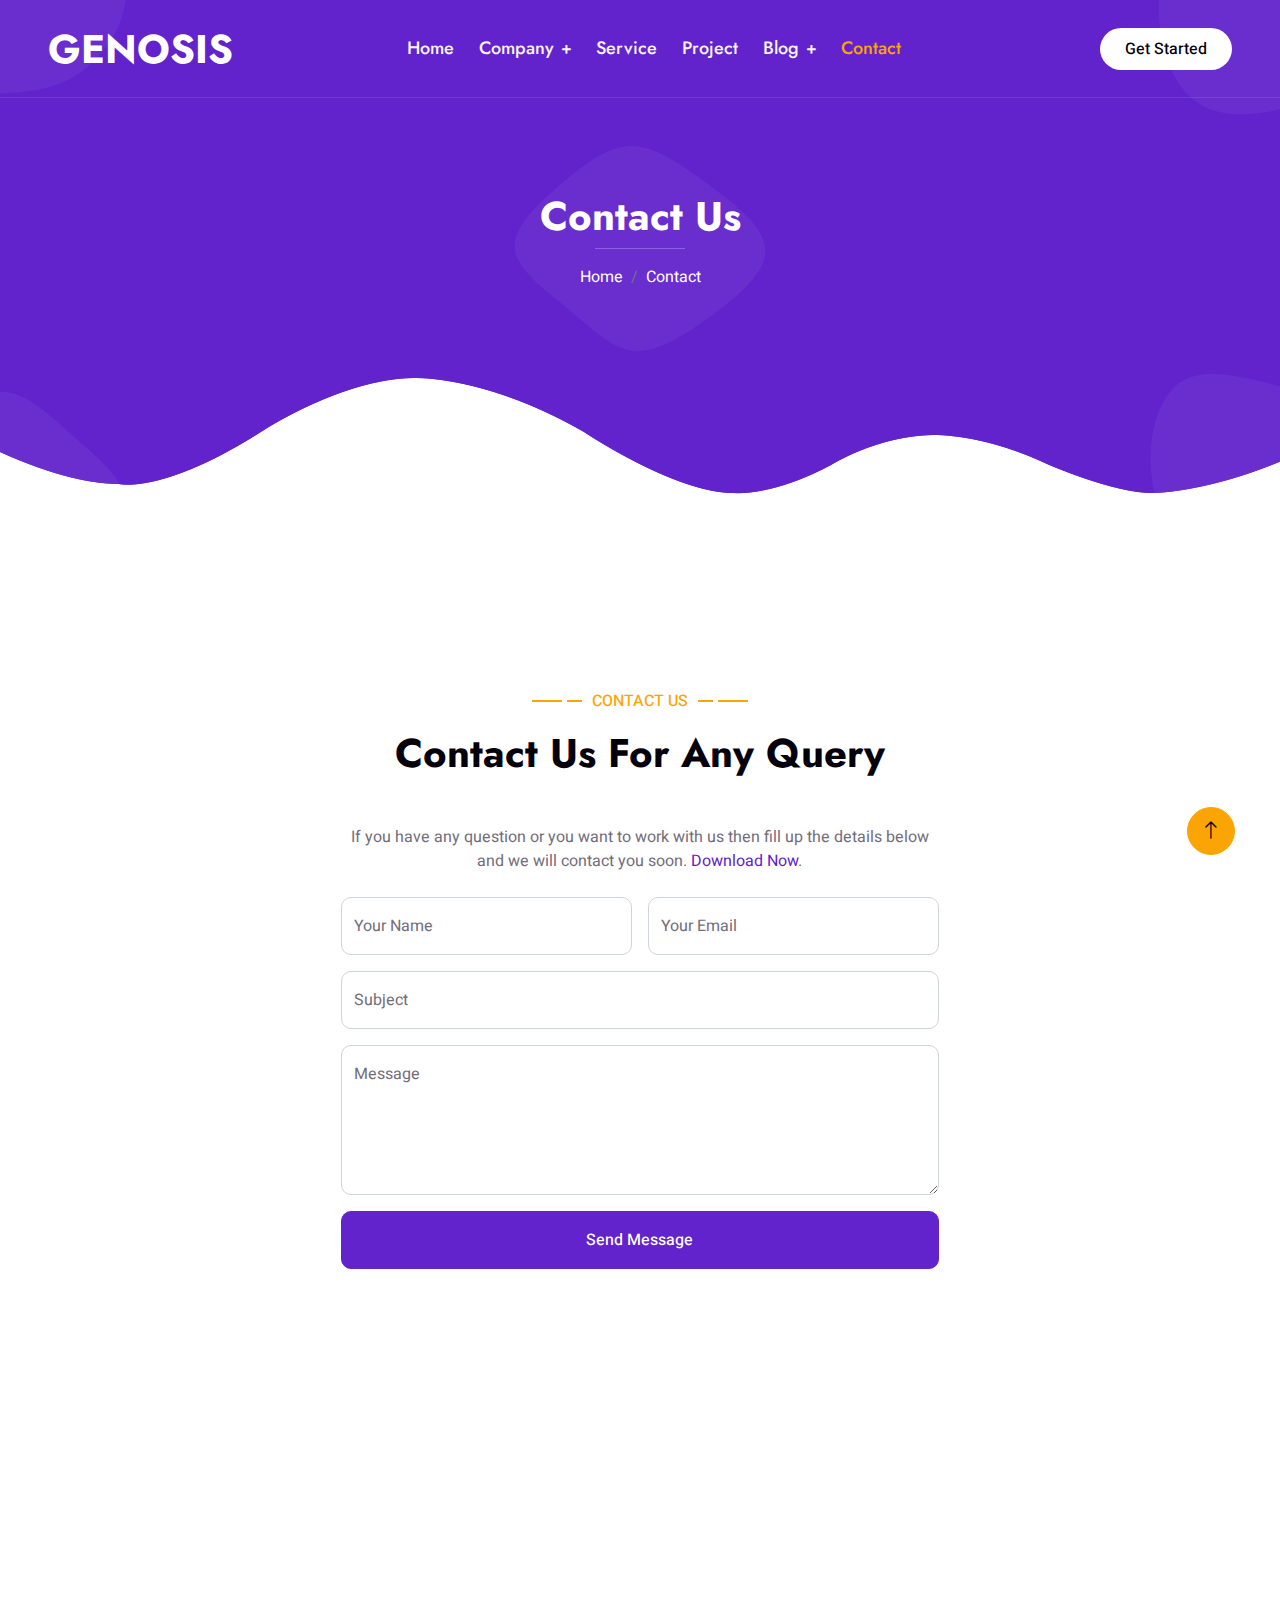
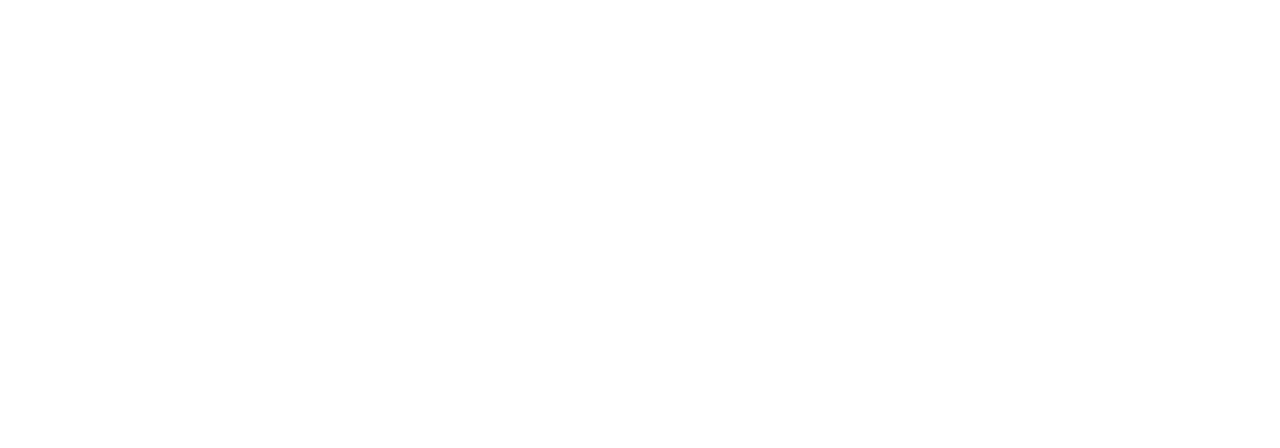
<file: contact.html>
<!DOCTYPE html>
<html lang="en">
	<head>
		<meta charset="utf-8" />
		<title>
			GENOSIS I.N.C.PVT.LTD. - Full-Stack Technology Services Company
		</title>
		<meta content="width=device-width, initial-scale=1.0" name="viewport" />
		<meta content="" name="keywords" />
		<meta content="" name="description" />

		<!-- Favicon -->
		<link href="img/favicon.ico" rel="icon" />

		<!-- Google Web Fonts -->
		<link rel="preconnect" href="https://fonts.googleapis.com" />
		<link rel="preconnect" href="https://fonts.gstatic.com" crossorigin />
		<link
			href="https://fonts.googleapis.com/css2?family=Heebo:wght@400;500&family=Jost:wght@500;600;700&display=swap"
			rel="stylesheet"
		/>

		<!-- Icon Font Stylesheet -->
		<link
			href="https://cdnjs.cloudflare.com/ajax/libs/font-awesome/5.10.0/css/all.min.css"
			rel="stylesheet"
		/>
		<link
			href="https://cdn.jsdelivr.net/npm/bootstrap-icons@1.4.1/font/bootstrap-icons.css"
			rel="stylesheet"
		/>

		<!-- Libraries Stylesheet -->
		<link href="lib/animate/animate.min.css" rel="stylesheet" />
		<link href="lib/owlcarousel/assets/owl.carousel.min.css" rel="stylesheet" />
		<link href="lib/lightbox/css/lightbox.min.css" rel="stylesheet" />

		<!-- Customized Bootstrap Stylesheet -->
		<link href="css/bootstrap.min.css" rel="stylesheet" />

		<!-- Template Stylesheet -->
		<link href="css/style.css" rel="stylesheet" />
	</head>

	<body>
		<div class="container-xxl bg-white p-0">
			<!-- Spinner Start -->
			<div
				id="spinner"
				class="show bg-white position-fixed translate-middle w-100 vh-100 top-50 start-50 d-flex align-items-center justify-content-center"
			>
				<div
					class="spinner-grow text-primary"
					style="width: 3rem; height: 3rem"
					role="status"
				>
					<span class="sr-only">Loading...</span>
				</div>
			</div>
			<!-- Spinner End -->

			<!-- Navbar & Hero Start -->
			<div class="container-xxl position-relative p-0">
				<nav
					class="navbar navbar-expand-lg navbar-light px-4 px-lg-5 py-3 py-lg-0"
				>
					<a href="" class="navbar-brand p-0">
						<h1 class="m-0">GENOSIS</h1>
						<!-- <img src="img/logo.png" alt="Logo"> -->
					</a>
					<button
						class="navbar-toggler"
						type="button"
						data-bs-toggle="collapse"
						data-bs-target="#navbarCollapse"
					>
						<span class="fa fa-bars"></span>
					</button>
					<div class="collapse navbar-collapse" id="navbarCollapse">
						<div class="navbar-nav mx-auto py-0">
							<a href="index.html" class="nav-item nav-link">Home</a>
							<div class="nav-item dropdown">
								<a
									href="#"
									class="nav-link dropdown-toggle"
									data-bs-toggle="dropdown"
									>Company</a
								>
								<div class="dropdown-menu m-0">
									<a href="about.html" class="dropdown-item">About Us</a>
									<a href="team.html" class="dropdown-item">Our Team</a>
								</div>
							</div>
							<a href="service.html" class="nav-item nav-link">Service</a>
							<a href="project.html" class="nav-item nav-link">Project</a>
							<div class="nav-item dropdown">
								<a
									href="#"
									class="nav-link dropdown-toggle"
									data-bs-toggle="dropdown"
									>Blog</a
								>
								<div class="dropdown-menu m-0">
									<a href="testimonial.html" class="dropdown-item"
										>Testimonial</a
									>
								</div>
							</div>
							<a href="contact.html" class="nav-item nav-link active"
								>Contact</a
							>
						</div>
						<a href="" class="btn rounded-pill py-2 px-4 ms-3 d-none d-lg-block"
							>Get Started</a
						>
					</div>
				</nav>

				<div class="container-xxl py-5 bg-primary hero-header">
					<div class="container my-5 py-5 px-lg-5">
						<div class="row g-5 py-5">
							<div class="col-12 text-center">
								<h1 class="text-white animated slideInDown">Contact Us</h1>
								<hr class="bg-white mx-auto mt-0" style="width: 90px" />
								<nav aria-label="breadcrumb">
									<ol class="breadcrumb justify-content-center">
										<li class="breadcrumb-item">
											<a class="text-white" href="index.html">Home</a>
										</li>

										<li
											class="breadcrumb-item text-white active"
											aria-current="page"
										>
											Contact
										</li>
									</ol>
								</nav>
							</div>
						</div>
					</div>
				</div>
			</div>
			<!-- Navbar & Hero End -->

			<!-- Contact Start -->
			<div class="container-xxl py-5">
				<div class="container py-5 px-lg-5">
					<div class="wow fadeInUp" data-wow-delay="0.1s">
						<p class="section-title text-secondary justify-content-center">
							<span></span>Contact Us<span></span>
						</p>
						<h1 class="text-center mb-5">Contact Us For Any Query</h1>
					</div>
					<div class="row justify-content-center">
						<div class="col-lg-7">
							<div class="wow fadeInUp" data-wow-delay="0.3s">
								<p class="text-center mb-4">
									If you have any question or you want to work with us then fill
									up the details below and we will contact you soon.
									<a href="https://htmlcodex.com/contact-form">Download Now</a>.
								</p>
								<form>
									<div class="row g-3">
										<div class="col-md-6">
											<div class="form-floating">
												<input
													type="text"
													class="form-control"
													id="name"
													placeholder="Your Name"
												/>
												<label for="name">Your Name</label>
											</div>
										</div>
										<div class="col-md-6">
											<div class="form-floating">
												<input
													type="email"
													class="form-control"
													id="email"
													placeholder="Your Email"
												/>
												<label for="email">Your Email</label>
											</div>
										</div>
										<div class="col-12">
											<div class="form-floating">
												<input
													type="text"
													class="form-control"
													id="subject"
													placeholder="Subject"
												/>
												<label for="subject">Subject</label>
											</div>
										</div>
										<div class="col-12">
											<div class="form-floating">
												<textarea
													class="form-control"
													placeholder="Leave a message here"
													id="message"
													style="height: 150px"
												></textarea>
												<label for="message">Message</label>
											</div>
										</div>
										<div class="col-12">
											<button class="btn btn-primary w-100 py-3" type="submit">
												Send Message
											</button>
										</div>
									</div>
								</form>
							</div>
						</div>
					</div>
				</div>
			</div>
			<!-- Contact End -->

			<!-- Footer Start -->
			<div
				class="container-fluid bg-primary text-light footer wow fadeIn"
				data-wow-delay="0.1s"
			>
				<div class="container py-5 px-lg-5">
					<div class="row g-5">
						<div class="col-md-6 col-lg-3">
							<p class="section-title text-white h5 mb-4">
								Address<span></span>
							</p>
							<p>
								<i class="fa fa-map-marker-alt me-3"></i>Baneshwor, Kathmandu
							  </p>
							<p><i class="fa fa-phone-alt me-3"></i>+977 9851323940</p>
							<p><i class="fa fa-envelope me-3"></i>info@genosis.tech</p>
							<div class="d-flex pt-2">
								<a class="btn btn-outline-light btn-social" href=""
									><i class="fab fa-twitter"></i
								></a>
								<a
									class="btn btn-outline-light btn-social"
									href="https://www.facebook.com/GenosisInc"
									><i class="fab fa-facebook-f"></i
								></a>
								<a class="btn btn-outline-light btn-social" href=""
									><i class="fab fa-instagram"></i
								></a>
								<a class="btn btn-outline-light btn-social" href=""
									><i class="fab fa-linkedin-in"></i
								></a>
							</div>
						</div>
						<div class="col-md-6 col-lg-3">
							<p class="section-title text-white h5 mb-4">
								Quick Link<span></span>
							</p>
							<a class="btn btn-link" href="">About Us</a>
							<a class="btn btn-link" href="">Contact Us</a>
							<a class="btn btn-link" href="">Privacy Policy</a>
							<a class="btn btn-link" href="">Terms & Condition</a>
							<a class="btn btn-link" href="">Career</a>
						</div>
						<div class="col-md-6 col-lg-3">
							<p class="section-title text-white h5 mb-4">
								Gallery<span></span>
							</p>
							<div class="row g-2">
								<div class="col-4">
									<img
										class="img-fluid"
										src="img/portfolio-1.jpg"
										alt="Image"
									/>
								</div>
								<div class="col-4">
									<img
										class="img-fluid"
										src="img/portfolio-2.jpg"
										alt="Image"
									/>
								</div>
								<div class="col-4">
									<img
										class="img-fluid"
										src="img/portfolio-3.jpg"
										alt="Image"
									/>
								</div>
								<div class="col-4">
									<img
										class="img-fluid"
										src="img/portfolio-4.jpg"
										alt="Image"
									/>
								</div>
								<div class="col-4">
									<img
										class="img-fluid"
										src="img/portfolio-5.jpg"
										alt="Image"
									/>
								</div>
								<div class="col-4">
									<img
										class="img-fluid"
										src="img/portfolio-6.jpg"
										alt="Image"
									/>
								</div>
							</div>
						</div>
						<div class="col-md-6 col-lg-3">
							<p class="section-title text-white h5 mb-4">
								Career<span></span>
							</p>
							<p>Get Notified with our Update and Vacancy?</p>
							<div class="position-relative w-100 mt-3">
								<input
									class="form-control border-0 rounded-pill w-100 ps-4 pe-5"
									type="text"
									placeholder="Your Email"
									style="height: 48px"
								/>
								<button
									type="button"
									class="btn shadow-none position-absolute top-0 end-0 mt-1 me-2"
								>
									<i class="fa fa-paper-plane text-primary fs-4"></i>
								</button>
							</div>
						</div>
					</div>
				</div>
				<div class="container px-lg-5">
					<div class="copyright">
						<div class="row">
							<div class="col-md-6 text-center text-md-start mb-3 mb-md-0">
								&copy; <a class="border-bottom" href="#"></a>2025 Genosis. All Rights Reserved. 
								
								<!--/*** This template is free as long as you keep the footer author’s credit link/attribution link/backlink. If you'd like to use the template without the footer author’s credit link/attribution link/backlink, you can purchase the Credit Removal License from "https://htmlcodex.com/credit-removal". Thank you for your support. ***/-->
								<a class="border-bottom" href="https://htmlcodex.com"></a><br><br>
								<!-- Distributed By a <a class="border-bottom" href="https://themewagon.com" target="_blank">ThemeWagon</a> -->
							</div>
							</div>
							<div class="col-md-6 text-center text-md-end">
								<div class="footer-menu">
									<a href="">Home</a>
									<a href="">Cookies</a>
									<a href="">Help</a>
									<a href="">FQAs</a>
								</div>
							</div>
						</div>
					</div>
				</div>
			</div>
			<!-- Footer End -->

			<!-- Back to Top -->
			<a href="#" class="btn btn-lg btn-secondary btn-lg-square back-to-top"
				><i class="bi bi-arrow-up"></i
			></a>
		</div>

		<!-- JavaScript Libraries -->
		<script src="https://code.jquery.com/jquery-3.4.1.min.js"></script>
		<script src="https://cdn.jsdelivr.net/npm/bootstrap@5.0.0/dist/js/bootstrap.bundle.min.js"></script>
		<script src="lib/wow/wow.min.js"></script>
		<script src="lib/easing/easing.min.js"></script>
		<script src="lib/waypoints/waypoints.min.js"></script>
		<script src="lib/counterup/counterup.min.js"></script>
		<script src="lib/owlcarousel/owl.carousel.min.js"></script>
		<script src="lib/isotope/isotope.pkgd.min.js"></script>
		<script src="lib/lightbox/js/lightbox.min.js"></script>

		<!-- Template Javascript -->
		<script src="js/main.js"></script>
	</body>
</html>
</file>
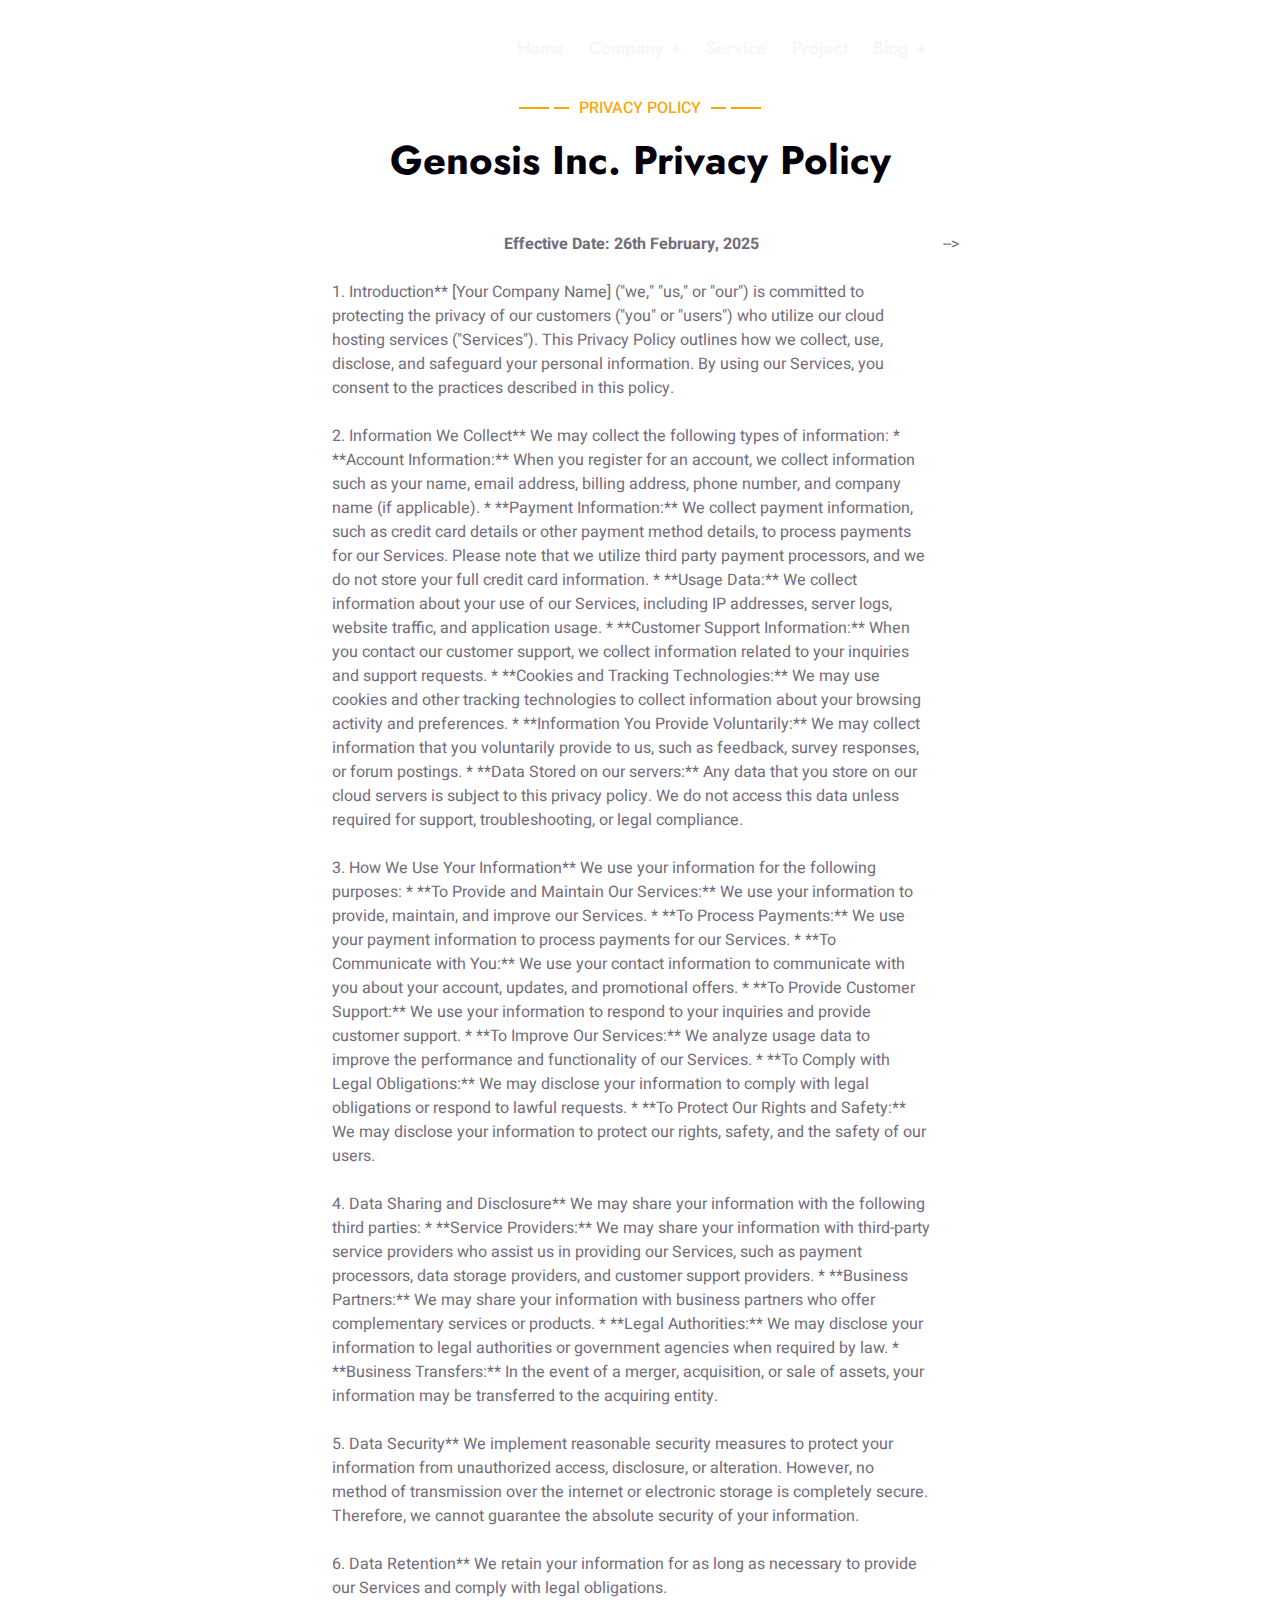
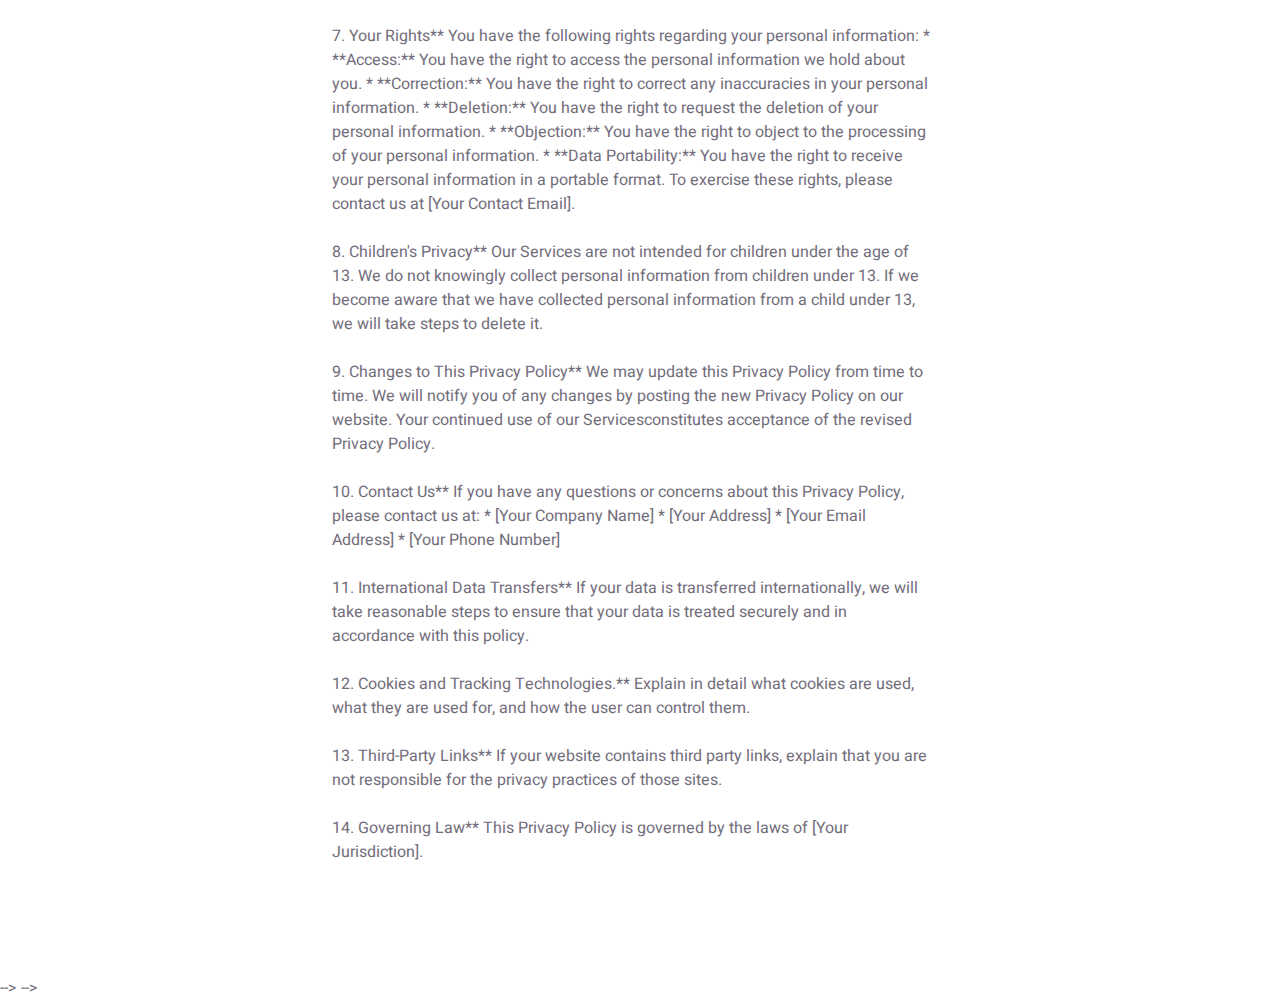
<file: privacy.html>
<!DOCTYPE html>
<html lang="en">
	<head>
		<meta charset="utf-8" />
		<title>
			Genosis
		</title>
		<meta content="width=device-width, initial-scale=1.0" name="viewport" />
		<meta content="" name="keywords" />
		<meta content="" name="description" />

		<!-- Favicon -->
		<link href="img/favicon.ico" rel="icon" />

		<!-- Google Web Fonts -->
		<link rel="preconnect" href="https://fonts.googleapis.com" />
		<link rel="preconnect" href="https://fonts.gstatic.com" crossorigin />
		<link
			href="https://fonts.googleapis.com/css2?family=Heebo:wght@400;500&family=Jost:wght@500;600;700&display=swap"
			rel="stylesheet"
		/>

		<!-- Icon Font Stylesheet -->
		<link
			href="https://cdnjs.cloudflare.com/ajax/libs/font-awesome/5.10.0/css/all.min.css"
			rel="stylesheet"
		/>
		<link
			href="https://cdn.jsdelivr.net/npm/bootstrap-icons@1.4.1/font/bootstrap-icons.css"
			rel="stylesheet"
		/>

		<!-- Libraries Stylesheet -->
		<link href="lib/animate/animate.min.css" rel="stylesheet" />
		<link href="lib/owlcarousel/assets/owl.carousel.min.css" rel="stylesheet" />
		<link href="lib/lightbox/css/lightbox.min.css" rel="stylesheet" />

		<!-- Customized Bootstrap Stylesheet -->
		<link href="css/bootstrap.min.css" rel="stylesheet" />

		<!-- Template Stylesheet -->
		<link href="css/style.css" rel="stylesheet" />
	</head>

	<body>
		<div class="container-xxl bg-white p-0">
			<!-- Spinner Start -->
			<div
				id="spinner"
				class="show bg-white position-fixed translate-middle w-100 vh-100 top-50 start-50 d-flex align-items-center justify-content-center"
			>
				<div
					class="spinner-grow text-primary"
					style="width: 3rem; height: 3rem"
					role="status"
				>
					<span class="sr-only">Loading...</span>
				</div>
			</div>
			<!-- Spinner End -->

			<!-- Navbar & Hero Start -->
			<div class="container-xxl position-relative p-0">
				<nav
					class="navbar navbar-expand-lg navbar-light px-4 px-lg-5 py-3 py-lg-0"
				>
					<a href="" class="navbar-brand p-0">
						<img src="img/logo.png" alt="Logo">
					</a>
					<button
						class="navbar-toggler"
						type="button"
						data-bs-toggle="collapse"
						data-bs-target="#navbarCollapse"
					>
						<span class="fa fa-bars"></span>
					</button>
					<div class="collapse navbar-collapse" id="navbarCollapse">
						<div class="navbar-nav mx-auto py-0">
							<a href="index.html" class="nav-item nav-link">Home</a>
							<div class="nav-item dropdown">
								<a
									href="#"
									class="nav-link dropdown-toggle"
									data-bs-toggle="dropdown"
									>Company</a
								>
								<div class="dropdown-menu m-0">
									<a href="about.html" class="dropdown-item">About Us</a>
									<a href="team.html" class="dropdown-item">Our Team</a>
								</div>
							</div>
							<a href="service.html" class="nav-item nav-link">Service</a>
							<a href="project.html" class="nav-item nav-link">Project</a>
							<div class="nav-item dropdown">
								<a
									href="#"
									class="nav-link dropdown-toggle"
									data-bs-toggle="dropdown"
									>Blog</a
								>
								<div class="dropdown-menu m-0">
									<a href="testimonial.html" class="dropdown-item"
										>Testimonial</a
									>
								</div>
							<!-- </div>
							<a href="contact.html" class="nav-item nav-link active"
								>Contact</a
							> -->
						<!-- </div>
						<a href="" class="btn rounded-pill py-2 px-4 ms-3 d-none d-lg-block"
							>Get Started</a
						>
					</div> -->
				</nav>

				<!-- <div class="container-xxl py-5 bg-primary hero-header">
					<div class="container my-5 py-5 px-lg-5">
						<div class="row g-5 py-5">
							<div class="col-12 text-center">
								<h1 class="text-white animated slideInDown">Contact Us</h1>
								<hr class="bg-white mx-auto mt-0" style="width: 90px" />
								<nav aria-label="breadcrumb">
									<ol class="breadcrumb justify-content-center">
										<li class="breadcrumb-item">
											<a class="text-white" href="index.html">Home</a>
										</li>

										<li
											class="breadcrumb-item text-white active"
											aria-current="page"
										>
											Contact
										</li>
									</ol>
								</nav>
							</div>
						</div>
					</div>
				</div>
			</div> -->
			<!-- Navbar & Hero End -->

			<!-- Contact Start -->
			<div class="container-xxl py-5">
				<div class="container py-5 px-lg-5">
					<div class="wow fadeInUp" data-wow-delay="0.1s">
						<p class="section-title text-secondary justify-content-center">
							<span></span>Privacy policy<span></span>
						</p>
						<h1 class="text-center mb-5">Genosis Inc. Privacy Policy
                        </h1>
					</div>
					<div class="row justify-content-center">
						<div class="col-lg-7">
							<div class="wow fadeInUp" data-wow-delay="0.3s">
								<p class="text-center mb-4">
									<b>Effective Date: 26th February, 2025</b>
                                    <div>1. Introduction** [Your Company Name] ("we," "us," or "our") is committed to protecting the privacy of our customers ("you" or "users") who utilize our cloud hosting services ("Services"). This Privacy Policy outlines how we collect, use, disclose, and safeguard your personal information. By using our Services, you consent to the practices described in this policy.
                                    </div><br>
                                    <div>2. Information We Collect** We may collect the following types of information: * **Account Information:** When you register for an account, we collect information such as your name, email address, billing address, phone number, and company name (if applicable). * **Payment Information:** We collect payment information, such as credit card details or other payment method details, to process payments for our Services. Please note that we utilize third party payment processors, and we do not store your full credit card information. * **Usage Data:** We collect information about your use of our Services, including IP addresses, server logs, website traffic, and application usage. * **Customer Support Information:** When you contact our customer support, we collect information related to your inquiries and support requests. * **Cookies and Tracking Technologies:** We may use cookies and other tracking technologies to collect information about your browsing activity and preferences. * **Information You Provide Voluntarily:** We may collect information that you voluntarily provide to us, such as feedback, survey responses, or forum postings. * **Data Stored on our servers:** Any data that you store on our cloud servers is subject to this privacy policy. We do not access this data unless required for support, troubleshooting, or legal compliance.
                                    </div><br>
                                    <div>3. How We Use Your Information** We use your information for the following purposes: * **To Provide and Maintain Our Services:** We use your information to provide, maintain, and improve our Services. * **To Process Payments:** We use your payment information to process payments for our Services. * **To Communicate with You:** We use your contact information to communicate with you about your account, updates, and promotional offers. * **To Provide Customer Support:** We use your information to respond to your inquiries and provide customer support. * **To Improve Our Services:** We analyze usage data to improve the performance and functionality of our Services. * **To Comply with Legal Obligations:** We may disclose your information to comply with legal obligations or respond to lawful requests. * **To Protect Our Rights and Safety:** We may disclose your information to protect our rights, safety, and the safety of our users.</div> <br>
                                    <div>4. Data Sharing and Disclosure** We may share your information with the following third parties: * **Service Providers:** We may share your information with third-party service providers who assist us in providing our Services, such as payment processors, data storage providers, and customer support providers. * **Business Partners:** We may share your information with business partners who offer complementary services or products. * **Legal Authorities:** We may disclose your information to legal authorities or government agencies when required by law. * **Business Transfers:** In the event of a merger, acquisition, or sale of assets, your information may be transferred to the acquiring entity.
                                    </div><br>
                                    <div>5. Data Security** We implement reasonable security measures to protect your information from unauthorized access, disclosure, or alteration. However, no method of transmission over the internet or electronic storage is completely secure. Therefore, we cannot guarantee the absolute security of your information.
                                    </div> <br>
                                    <div>6. Data Retention** We retain your information for as long as necessary to provide our Services and comply with legal obligations.
                                    </div><br>
                                    <div>7. Your Rights** You have the following rights regarding your personal information: * **Access:** You have the right to access the personal information we hold about you. * **Correction:** You have the right to correct any inaccuracies in your personal information. * **Deletion:** You have the right to request the deletion of your personal information. * **Objection:** You have the right to object to the processing of your personal information. * **Data Portability:** You have the right to receive your personal information in a portable format. To exercise these rights, please contact us at [Your Contact Email].</div><br>
                                    <div>8. Children's Privacy** Our Services are not intended for children under the age of 13. We do not knowingly collect personal information from children under 13. If we become aware that we have collected personal information from a child under 13, we will take steps to delete it.
                                    </div><br>
                                    <div>9. Changes to This Privacy Policy** We may update this Privacy Policy from time to time. We will notify you of any changes by posting the new Privacy Policy on our website. Your continued use of our Servicesconstitutes acceptance of the revised Privacy Policy.
                                    </div><br>
                                    <div>10. Contact Us** If you have any questions or concerns about this Privacy Policy, please contact us at: * [Your Company Name] * [Your Address] * [Your Email Address] * [Your Phone Number]
                                    </div><br>
                                    <div>11. International Data Transfers** If your data is transferred internationally, we will take reasonable steps to ensure that your data is treated securely and in accordance with this policy. 
                                    </div><br>
                                    <div>12. Cookies and Tracking Technologies.** Explain in detail what cookies are used, what they are used for, and how the user can control them.
                                    </div><br>
                                    <div>13. Third-Party Links** If your website contains third party links, explain that you are not responsible for the privacy practices of those sites.
                                    </div><br>
                                    <div>14. Governing Law** This Privacy Policy is governed by the laws of [Your Jurisdiction].</div>

								</p>
								<!-- <form>
									<div class="row g-3">
										<div class="col-md-6">
											<div class="form-floating">
												<input
													type="text"
													class="form-control"
													id="name"
													placeholder="Your Name"
												/>
												<label for="name">Your Name</label>
											</div>
										</div>
										<div class="col-md-6">
											<div class="form-floating">
												<input
													type="email"
													class="form-control"
													id="email"
													placeholder="Your Email"
												/>
												<label for="email">Your Email</label>
											</div>
										</div>
										<div class="col-12">
											<div class="form-floating">
												<input
													type="text"
													class="form-control"
													id="subject"
													placeholder="Subject"
												/>
												<label for="subject">Subject</label>
											</div>
										</div>
										<div class="col-12">
											<div class="form-floating">
												<textarea
													class="form-control"
													placeholder="Leave a message here"
													id="message"
													style="height: 150px"
												></textarea>
												<label for="message">Message</label>
											</div>
										</div>
										<div class="col-12">
											<button class="btn btn-primary w-100 py-3" type="submit">
												Send Message
											</button>
										</div>
									</div>
								</form>
							</div>
						</div>
					</div>
				</div>
			</div> -->
			<!-- Contact End -->

			<!-- Footer Start -->
			<!-- <div
				class="container-fluid bg-primary text-light footer wow fadeIn"
				data-wow-delay="0.1s"
			>
				<div class="container py-5 px-lg-5">
					<div class="row g-5">
						<div class="col-md-6 col-lg-3">
							<p class="section-title text-white h5 mb-4">
								Address<span></span>
							</p>
							<p>
								<i class="fa fa-map-marker-alt me-3"></i>Baneshwor, Kathmandu,
								Nepal
							</p>
							<p><i class="fa fa-phone-alt me-3"></i>+977 9851323940</p>
							<p><i class="fa fa-envelope me-3"></i>info@genosis.tech</p>
							<div class="d-flex pt-2">
								<a class="btn btn-outline-light btn-social" href=""
									><i class="fab fa-twitter"></i
								></a>
								<a
									class="btn btn-outline-light btn-social"
									href="https://www.facebook.com/GenosisInc"
									><i class="fab fa-facebook-f"></i
								></a>
								<a class="btn btn-outline-light btn-social" href=""
									><i class="fab fa-instagram"></i
								></a>
								<a class="btn btn-outline-light btn-social" href=""
									><i class="fab fa-linkedin-in"></i
								></a>
							</div>
						</div>
						<div class="col-md-6 col-lg-3">
							<p class="section-title text-white h5 mb-4">
								Quick Link<span></span>
							</p>
							<a class="btn btn-link" href="">About Us</a>
							<a class="btn btn-link" href="">Contact Us</a>
							<a class="btn btn-link" href="">Privacy Policy</a>
							<a class="btn btn-link" href="">Terms & Condition</a>
							<a class="btn btn-link" href="">Career</a>
						</div>
						<div class="col-md-6 col-lg-3">
							<p class="section-title text-white h5 mb-4">
								Gallery<span></span>
							</p>
							<div class="row g-2">
								<div class="col-4">
									<img
										class="img-fluid"
										src="img/portfolio-1.jpg"
										alt="Image"
									/>
								</div>
								<div class="col-4">
									<img
										class="img-fluid"
										src="img/portfolio-2.jpg"
										alt="Image"
									/>
								</div>
								<div class="col-4">
									<img
										class="img-fluid"
										src="img/portfolio-3.jpg"
										alt="Image"
									/>
								</div>
								<div class="col-4">
									<img
										class="img-fluid"
										src="img/portfolio-4.jpg"
										alt="Image"
									/>
								</div>
								<div class="col-4">
									<img
										class="img-fluid"
										src="img/portfolio-5.jpg"
										alt="Image"
									/>
								</div>
								<div class="col-4">
									<img
										class="img-fluid"
										src="img/portfolio-6.jpg"
										alt="Image"
									/>
								</div>
							</div>
						</div>
						<div class="col-md-6 col-lg-3">
							<p class="section-title text-white h5 mb-4">
								Career<span></span>
							</p>
							<p>Get Notified with our Update and Vacancy?</p>
							<div class="position-relative w-100 mt-3">
								<input
									class="form-control border-0 rounded-pill w-100 ps-4 pe-5"
									type="text"
									placeholder="Your Email"
									style="height: 48px"
								/>
								<button
									type="button"
									class="btn shadow-none position-absolute top-0 end-0 mt-1 me-2"
								>
									<i class="fa fa-paper-plane text-primary fs-4"></i>
								</button>
							</div>
						</div>
					</div>
				</div>
				<div class="container px-lg-5">
					<div class="copyright">
						<div class="row">
							<div class="col-md-6 text-center text-md-start mb-3 mb-md-0">
								&copy; <a class="border-bottom" href="#"></a>2025 Genosis. All Rights Reserved. 
								
								<!-- /*** This template is free as long as you keep the footer author’s credit link/attribution link/backlink. If you'd like to use the template without the footer author’s credit link/attribution link/backlink, you can purchase the Credit Removal License from "https://htmlcodex.com/credit-removal". Thank you for your support. ***/
								<a class="border-bottom" href="https://htmlcodex.com"></a><br><br>
								<!-- Distributed By a <a class="border-bottom" href="https://themewagon.com" target="_blank">ThemeWagon</a> -->
							</div>
							</div> -->
							<!-- <div class="col-md-6 text-center text-md-end">
								<div class="footer-menu">
									<a href="">Home</a>
									<a href="">Cookies</a>
									<a href="">Help</a>
									<a href="">FQAs</a>
								</div>
							</div> -->
						</div>
					</div>
				</div>
			</div> -->
			<!-- Footer End -->

			<!-- Back to Top -->
			<!-- <a href="#" class="btn btn-lg btn-secondary btn-lg-square back-to-top"
				><i class="bi bi-arrow-up"></i
			></a>
		</div>

		<!-- JavaScript Libraries -->
		<script src="https://code.jquery.com/jquery-3.4.1.min.js"></script>
		<script src="https://cdn.jsdelivr.net/npm/bootstrap@5.0.0/dist/js/bootstrap.bundle.min.js"></script>
		<script src="lib/wow/wow.min.js"></script>
		<script src="lib/easing/easing.min.js"></script>
		<script src="lib/waypoints/waypoints.min.js"></script>
		<script src="lib/counterup/counterup.min.js"></script>
		<script src="lib/owlcarousel/owl.carousel.min.js"></script>
		<script src="lib/isotope/isotope.pkgd.min.js"></script>
		<script src="lib/lightbox/js/lightbox.min.js"></script>

		<!-- Template Javascript -->
		<script src="js/main.js"></script> -->
	</body>
</html>
</file>
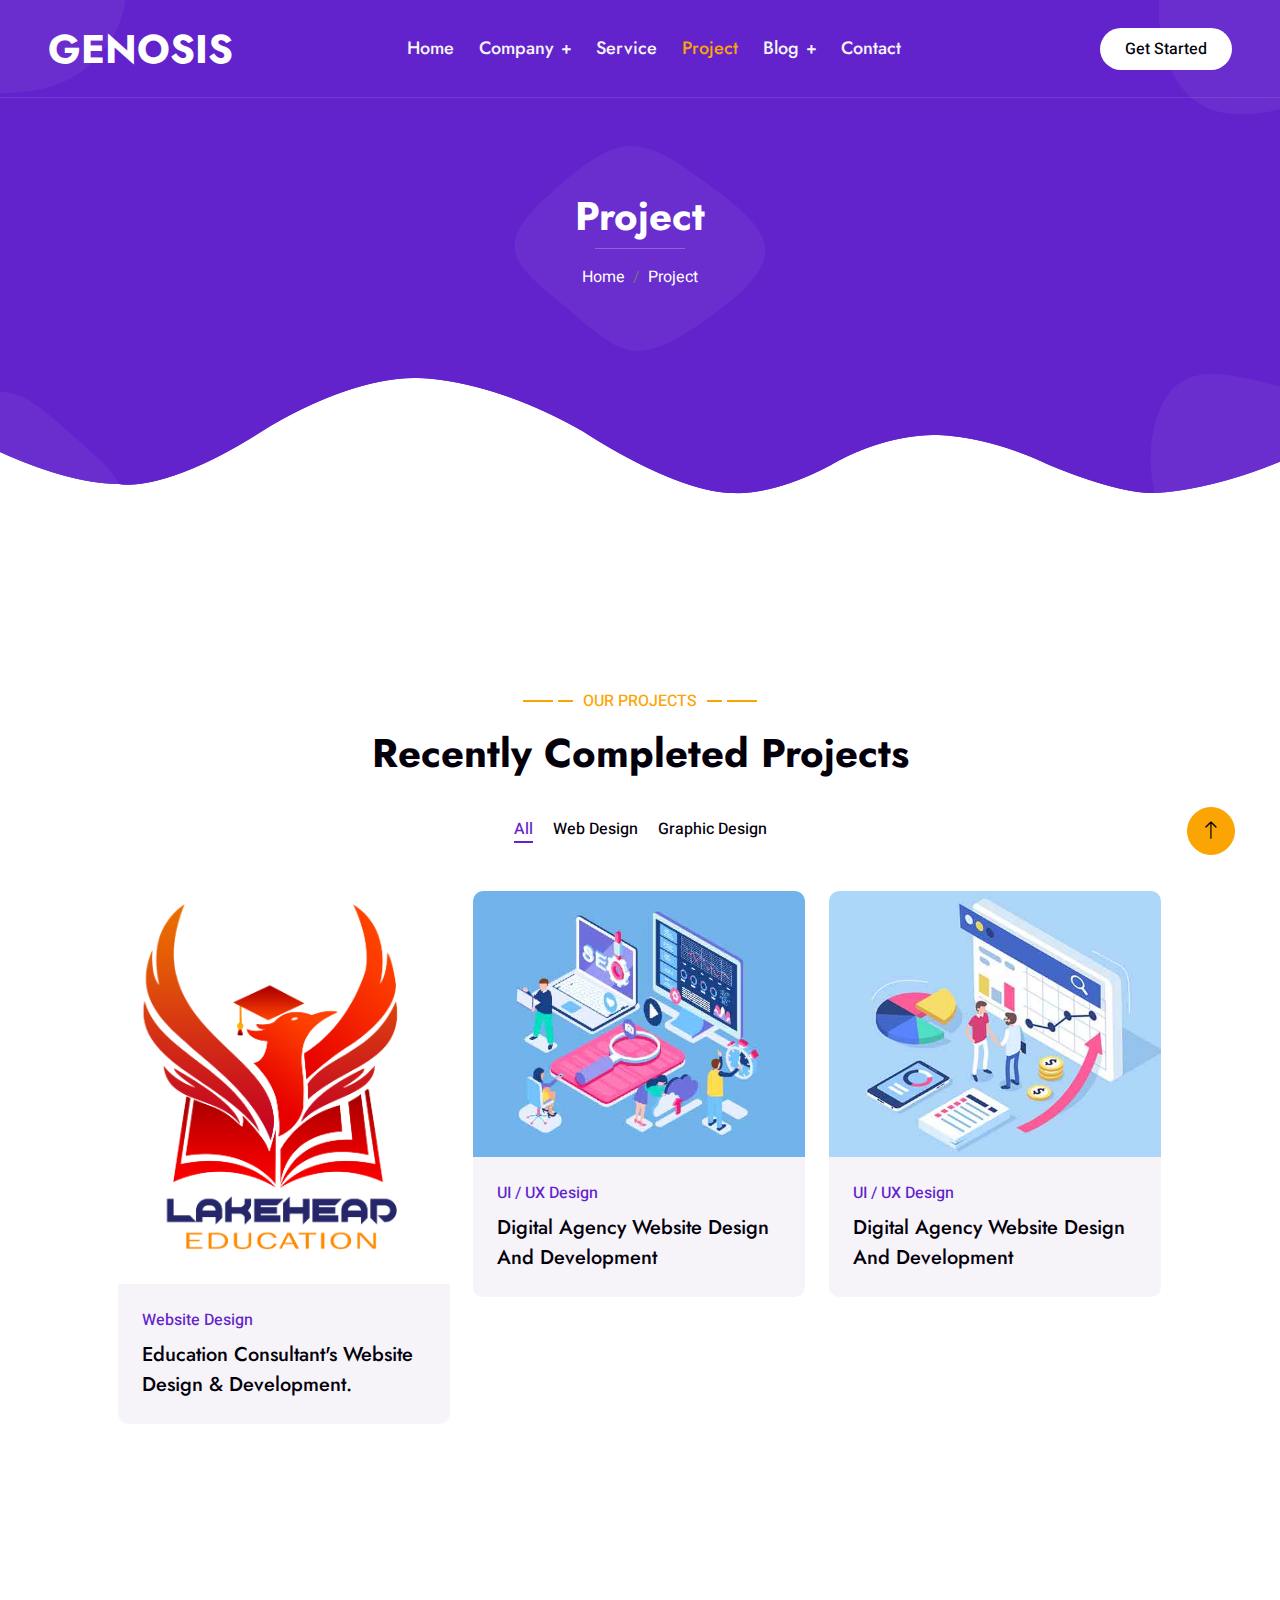
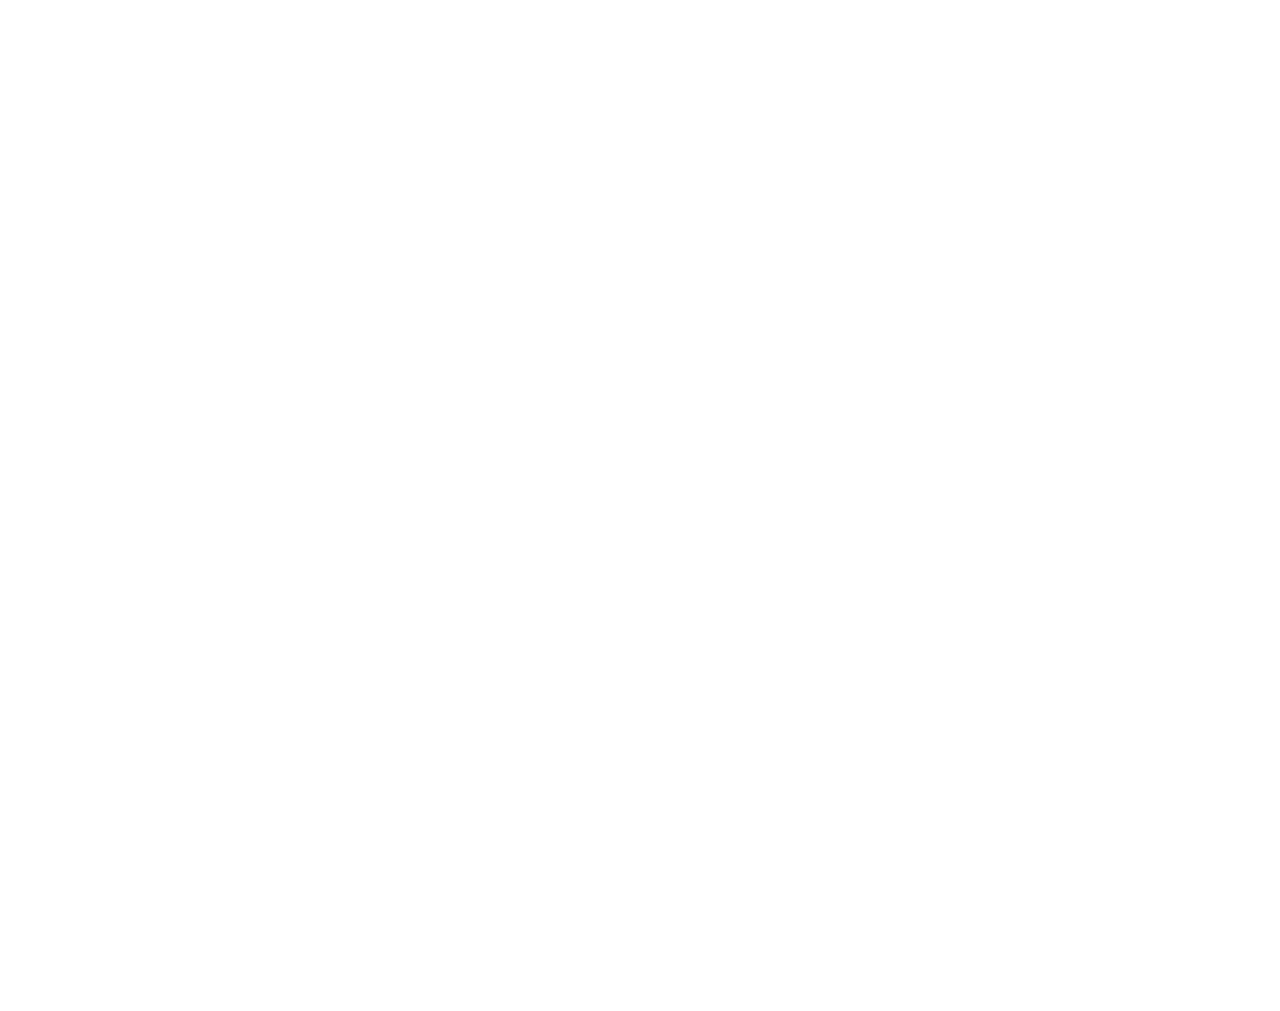
<file: project.html>
<!DOCTYPE html>
<html lang="en">

<head>
    <meta charset="utf-8">
    <title>GENOSIS I.N.C.PVT.LTD. - Full-Stack Technology Services Company</title>
    <meta content="width=device-width, initial-scale=1.0" name="viewport">
    <meta content="" name="keywords">
    <meta content="" name="description">

    <!-- Favicon -->
    <link href="img/favicon.ico" rel="icon">

    <!-- Google Web Fonts -->
    <link rel="preconnect" href="https://fonts.googleapis.com">
    <link rel="preconnect" href="https://fonts.gstatic.com" crossorigin>
    <link href="https://fonts.googleapis.com/css2?family=Heebo:wght@400;500&family=Jost:wght@500;600;700&display=swap" rel="stylesheet"> 

    <!-- Icon Font Stylesheet -->
    <link href="https://cdnjs.cloudflare.com/ajax/libs/font-awesome/5.10.0/css/all.min.css" rel="stylesheet">
    <link href="https://cdn.jsdelivr.net/npm/bootstrap-icons@1.4.1/font/bootstrap-icons.css" rel="stylesheet">

    <!-- Libraries Stylesheet -->
    <link href="lib/animate/animate.min.css" rel="stylesheet">
    <link href="lib/owlcarousel/assets/owl.carousel.min.css" rel="stylesheet">
    <link href="lib/lightbox/css/lightbox.min.css" rel="stylesheet">

    <!-- Customized Bootstrap Stylesheet -->
    <link href="css/bootstrap.min.css" rel="stylesheet">

    <!-- Template Stylesheet -->
    <link href="css/style.css" rel="stylesheet">
</head>

<body>
    <div class="container-xxl bg-white p-0">
        <!-- Spinner Start -->
        <div id="spinner" class="show bg-white position-fixed translate-middle w-100 vh-100 top-50 start-50 d-flex align-items-center justify-content-center">
            <div class="spinner-grow text-primary" style="width: 3rem; height: 3rem;" role="status">
                <span class="sr-only">Loading...</span>
            </div>
        </div>
        <!-- Spinner End -->


        <!-- Navbar & Hero Start -->
        <div class="container-xxl position-relative p-0">
            <nav class="navbar navbar-expand-lg navbar-light px-4 px-lg-5 py-3 py-lg-0">
                <a href="" class="navbar-brand p-0">
                    <h1 class="m-0">GENOSIS</h1>
                    <!-- <img src="img/logo.png" alt="Logo"> -->
                </a>
                <button class="navbar-toggler" type="button" data-bs-toggle="collapse" data-bs-target="#navbarCollapse">
                    <span class="fa fa-bars"></span>
                </button>
                <div class="collapse navbar-collapse" id="navbarCollapse">
                    <div class="navbar-nav mx-auto py-0">
                        <a href="index.html" class="nav-item nav-link">Home</a>
                    <div class="nav-item dropdown">
                        <a href="#" class="nav-link dropdown-toggle" data-bs-toggle="dropdown">Company</a>
                        <div class="dropdown-menu m-0">
                            <a href="about.html" class="dropdown-item">About Us</a>
                            <a href="team.html" class="dropdown-item">Our Team</a>
                            </div>
                    </div>
                        <a href="service.html" class="nav-item nav-link">Service</a>
                        <a href="project.html" class="nav-item nav-link active">Project</a>
                        <div class="nav-item dropdown">
                            <a href="#" class="nav-link dropdown-toggle" data-bs-toggle="dropdown">Blog</a>
                            <div class="dropdown-menu m-0">
                                <a href="testimonial.html" class="dropdown-item">Testimonial</a>
                            </div>
                        </div>
                        <a href="contact.html" class="nav-item nav-link">Contact</a>
                    </div>
                    <a href="" class="btn rounded-pill py-2 px-4 ms-3 d-none d-lg-block">Get Started</a>
                </div>
            </nav>

            <div class="container-xxl py-5 bg-primary hero-header">
                <div class="container my-5 py-5 px-lg-5">
                    <div class="row g-5 py-5">
                        <div class="col-12 text-center">
                            <h1 class="text-white animated slideInDown">Project</h1>
                            <hr class="bg-white mx-auto mt-0" style="width: 90px" />
                            <nav aria-label="breadcrumb">
                                <ol class="breadcrumb justify-content-center">
                                    <li class="breadcrumb-item">
                                        <a class="text-white" href="index.html">Home</a>
                                    </li>
                                    
                                    <li
                                        class="breadcrumb-item text-white active"
                                        aria-current="page"
                                    >
                                        Project
                                    </li>
                                </ol>
                            </nav>
                        </div>
                    </div>
                </div>
            </div>
        </div>
        <!-- Navbar & Hero End -->


        <!-- Projects Start -->
        <div class="container-xxl py-5">
            <div class="container py-5 px-lg-5">
                <div class="wow fadeInUp" data-wow-delay="0.1s">
                    <p class="section-title text-secondary justify-content-center"><span></span>Our Projects<span></span></p>
                    <h1 class="text-center mb-5">Recently Completed Projects</h1>
                </div>
                <div class="row mt-n2 wow fadeInUp" data-wow-delay="0.3s">
                    <div class="col-12 text-center">
                        <ul class="list-inline mb-5" id="portfolio-flters">
                            <li class="mx-2 active" data-filter="*">All</li>
                            <li class="mx-2" data-filter=".first">Web Design</li>
                            <li class="mx-2" data-filter=".second">Graphic Design</li>
                        </ul>
                    </div>
                </div>
                <div class="row g-4 portfolio-container">
                    <div class="col-lg-4 col-md-6 portfolio-item first wow fadeInUp" data-wow-delay="0.1s">
                        <div class="rounded overflow-hidden">
                            <div class="position-relative overflow-hidden">
                                <img class="img-fluid w-100" src="img/lakehead education.png" alt="">
                                <div class="portfolio-overlay">
                                    <a class="btn btn-square btn-outline-light mx-1" href="img/lakehead education.png" data-lightbox="portfolio"><i class="fa fa-eye"></i></a>
                                    <a class="btn btn-square btn-outline-light mx-1" href="https://lakehead.edu.np/"><i class="fa fa-link"></i></a>
                                </div>
                            </div>
                            <div class="bg-light p-4">
                                <p class="text-primary fw-medium mb-2">Website Design</p>
                                <h5 class="lh-base mb-0">Education Consultant's Website Design & Development.</a>
                            </div>
                        </div>
                    </div>
                    <div class="col-lg-4 col-md-6 portfolio-item second wow fadeInUp" data-wow-delay="0.3s">
                        <div class="rounded overflow-hidden">
                            <div class="position-relative overflow-hidden">
                                <img class="img-fluid w-100" src="img/portfolio-2.jpg" alt="">
                                <div class="portfolio-overlay">
                                    <a class="btn btn-square btn-outline-light mx-1" href="img/portfolio-2.jpg" data-lightbox="portfolio"><i class="fa fa-eye"></i></a>
                                    <a class="btn btn-square btn-outline-light mx-1" href=""><i class="fa fa-link"></i></a>
                                </div>
                            </div>
                            <div class="bg-light p-4">
                                <p class="text-primary fw-medium mb-2">UI / UX Design</p>
                                <h5 class="lh-base mb-0">Digital Agency Website Design And Development</a>
                            </div>
                        </div>
                    </div>
                    <div class="col-lg-4 col-md-6 portfolio-item first wow fadeInUp" data-wow-delay="0.5s">
                        <div class="rounded overflow-hidden">
                            <div class="position-relative overflow-hidden">
                                <img class="img-fluid w-100" src="img/portfolio-3.jpg" alt="">
                                <div class="portfolio-overlay">
                                    <a class="btn btn-square btn-outline-light mx-1" href="img/portfolio-3.jpg" data-lightbox="portfolio"><i class="fa fa-eye"></i></a>
                                    <a class="btn btn-square btn-outline-light mx-1" href=""><i class="fa fa-link"></i></a>
                                </div>
                            </div>
                            <div class="bg-light p-4">
                                <p class="text-primary fw-medium mb-2">UI / UX Design</p>
                                <h5 class="lh-base mb-0">Digital Agency Website Design And Development</a>
                            </div>
                        </div>
                    </div>
                    <div class="col-lg-4 col-md-6 portfolio-item second wow fadeInUp" data-wow-delay="0.1s">
                        <div class="rounded overflow-hidden">
                            <div class="position-relative overflow-hidden">
                                <img class="img-fluid w-100" src="img/portfolio-4.jpg" alt="">
                                <div class="portfolio-overlay">
                                    <a class="btn btn-square btn-outline-light mx-1" href="img/portfolio-4.jpg" data-lightbox="portfolio"><i class="fa fa-eye"></i></a>
                                    <a class="btn btn-square btn-outline-light mx-1" href=""><i class="fa fa-link"></i></a>
                                </div>
                            </div>
                            <div class="bg-light p-4">
                                <p class="text-primary fw-medium mb-2">UI / UX Design</p>
                                <h5 class="lh-base mb-0">Digital Agency Website Design And Development</a>
                            </div>
                        </div>
                    </div>
                    <div class="col-lg-4 col-md-6 portfolio-item first wow fadeInUp" data-wow-delay="0.3s">
                        <div class="rounded overflow-hidden">
                            <div class="position-relative overflow-hidden">
                                <img class="img-fluid w-100" src="img/portfolio-5.jpg" alt="">
                                <div class="portfolio-overlay">
                                    <a class="btn btn-square btn-outline-light mx-1" href="img/portfolio-5.jpg" data-lightbox="portfolio"><i class="fa fa-eye"></i></a>
                                    <a class="btn btn-square btn-outline-light mx-1" href=""><i class="fa fa-link"></i></a>
                                </div>
                            </div>
                            <div class="bg-light p-4">
                                <p class="text-primary fw-medium mb-2">UI / UX Design</p>
                                <h5 class="lh-base mb-0">Digital Agency Website Design And Development</a>
                            </div>
                        </div>
                    </div>
                    <div class="col-lg-4 col-md-6 portfolio-item second wow fadeInUp" data-wow-delay="0.5s">
                        <div class="rounded overflow-hidden">
                            <div class="position-relative overflow-hidden">
                                <img class="img-fluid w-100" src="img/portfolio-6.jpg" alt="">
                                <div class="portfolio-overlay">
                                    <a class="btn btn-square btn-outline-light mx-1" href="img/portfolio-6.jpg" data-lightbox="portfolio"><i class="fa fa-eye"></i></a>
                                    <a class="btn btn-square btn-outline-light mx-1" href=""><i class="fa fa-link"></i></a>
                                </div>
                            </div>
                            <div class="bg-light p-4">
                                <p class="text-primary fw-medium mb-2">UI / UX Design</p>
                                <h5 class="lh-base mb-0">Digital Agency Website Design And Development</a>
                            </div>
                        </div>
                    </div>
                </div>
            </div>
        </div>
        <!-- Projects End -->
        

        <!-- Footer Start -->
        <div class="container-fluid bg-primary text-light footer wow fadeIn" data-wow-delay="0.1s">
            <div class="container py-5 px-lg-5">
                <div class="row g-5">
                    <div class="col-md-6 col-lg-3">
                        <p class="section-title text-white h5 mb-4">Address<span></span></p>
                        <p>
                            <i class="fa fa-map-marker-alt me-3"></i>Baneshwor, Kathmandu
                          </p>
                        <p><i class="fa fa-phone-alt me-3"></i>+977 9851323940</p>
                        <p><i class="fa fa-envelope me-3"></i>info@genosis.tech</p>
                        <div class="d-flex pt-2">
                            <a class="btn btn-outline-light btn-social" href=""><i class="fab fa-twitter"></i></a>
                            <a class="btn btn-outline-light btn-social" href="https://www.facebook.com/GenosisInc"><i class="fab fa-facebook-f"></i></a>
                            <a class="btn btn-outline-light btn-social" href=""><i class="fab fa-instagram"></i></a>
                            <a class="btn btn-outline-light btn-social" href=""><i class="fab fa-linkedin-in"></i></a>
                        </div>
                    </div>
                    <div class="col-md-6 col-lg-3">
                        <p class="section-title text-white h5 mb-4">Quick Link<span></span></p>
                        <a class="btn btn-link" href="">About Us</a>
                        <a class="btn btn-link" href="">Contact Us</a>
                        <a class="btn btn-link" href="">Privacy Policy</a>
                        <a class="btn btn-link" href="">Terms & Condition</a>
                        <a class="btn btn-link" href="">Career</a>
                    </div>
                    <div class="col-md-6 col-lg-3">
                        <p class="section-title text-white h5 mb-4">Gallery<span></span></p>
                        <div class="row g-2">
                            <div class="col-4">
                                <img class="img-fluid" src="img/portfolio-1.jpg" alt="Image">
                            </div>
                            <div class="col-4">
                                <img class="img-fluid" src="img/portfolio-2.jpg" alt="Image">
                            </div>
                            <div class="col-4">
                                <img class="img-fluid" src="img/portfolio-3.jpg" alt="Image">
                            </div>
                            <div class="col-4">
                                <img class="img-fluid" src="img/portfolio-4.jpg" alt="Image">
                            </div>
                            <div class="col-4">
                                <img class="img-fluid" src="img/portfolio-5.jpg" alt="Image">
                            </div>
                            <div class="col-4">
                                <img class="img-fluid" src="img/portfolio-6.jpg" alt="Image">
                            </div>
                        </div>
                    </div>
                    <div class="col-md-6 col-lg-3">
                        <p class="section-title text-white h5 mb-4">Career<span></span></p>
                        <p>Get Notified with our Update and Vacancy?</p>
                        <div class="position-relative w-100 mt-3">
                            <input class="form-control border-0 rounded-pill w-100 ps-4 pe-5" type="text" placeholder="Your Email" style="height: 48px;">
                            <button type="button" class="btn shadow-none position-absolute top-0 end-0 mt-1 me-2"><i class="fa fa-paper-plane text-primary fs-4"></i></button>
                        </div>
                    </div>
                </div>
            </div>
            <div class="container px-lg-5">
                <div class="copyright">
                    <div class="row">
                        <div class="col-md-6 text-center text-md-start mb-3 mb-md-0">
                            &copy; <a class="border-bottom" href="#"></a>2025 Genosis. All Rights Reserved. 
							
							<!--/*** This template is free as long as you keep the footer author’s credit link/attribution link/backlink. If you'd like to use the template without the footer author’s credit link/attribution link/backlink, you can purchase the Credit Removal License from "https://htmlcodex.com/credit-removal". Thank you for your support. ***/-->
							<a class="border-bottom" href="https://htmlcodex.com"></a><br><br>
                            <!-- Distributed By a <a class="border-bottom" href="https://themewagon.com" target="_blank">ThemeWagon</a> -->
                        </div>
                        <div class="col-md-6 text-center text-md-end">
                            <div class="footer-menu">
                                <a href="">Home</a>
                                <a href="">Cookies</a>
                                <a href="">Help</a>
                                <a href="">FQAs</a>
                            </div>
                        </div>
                    </div>
                </div>
            </div>
        </div>
        <!-- Footer End -->


        <!-- Back to Top -->
        <a href="#" class="btn btn-lg btn-secondary btn-lg-square back-to-top"><i class="bi bi-arrow-up"></i></a>
    </div>

    <!-- JavaScript Libraries -->
    <script src="https://code.jquery.com/jquery-3.4.1.min.js"></script>
    <script src="https://cdn.jsdelivr.net/npm/bootstrap@5.0.0/dist/js/bootstrap.bundle.min.js"></script>
    <script src="lib/wow/wow.min.js"></script>
    <script src="lib/easing/easing.min.js"></script>
    <script src="lib/waypoints/waypoints.min.js"></script>
    <script src="lib/counterup/counterup.min.js"></script>
    <script src="lib/owlcarousel/owl.carousel.min.js"></script>
    <script src="lib/isotope/isotope.pkgd.min.js"></script>
    <script src="lib/lightbox/js/lightbox.min.js"></script>

    <!-- Template Javascript -->
    <script src="js/main.js"></script>
</body>

</html>
</file>
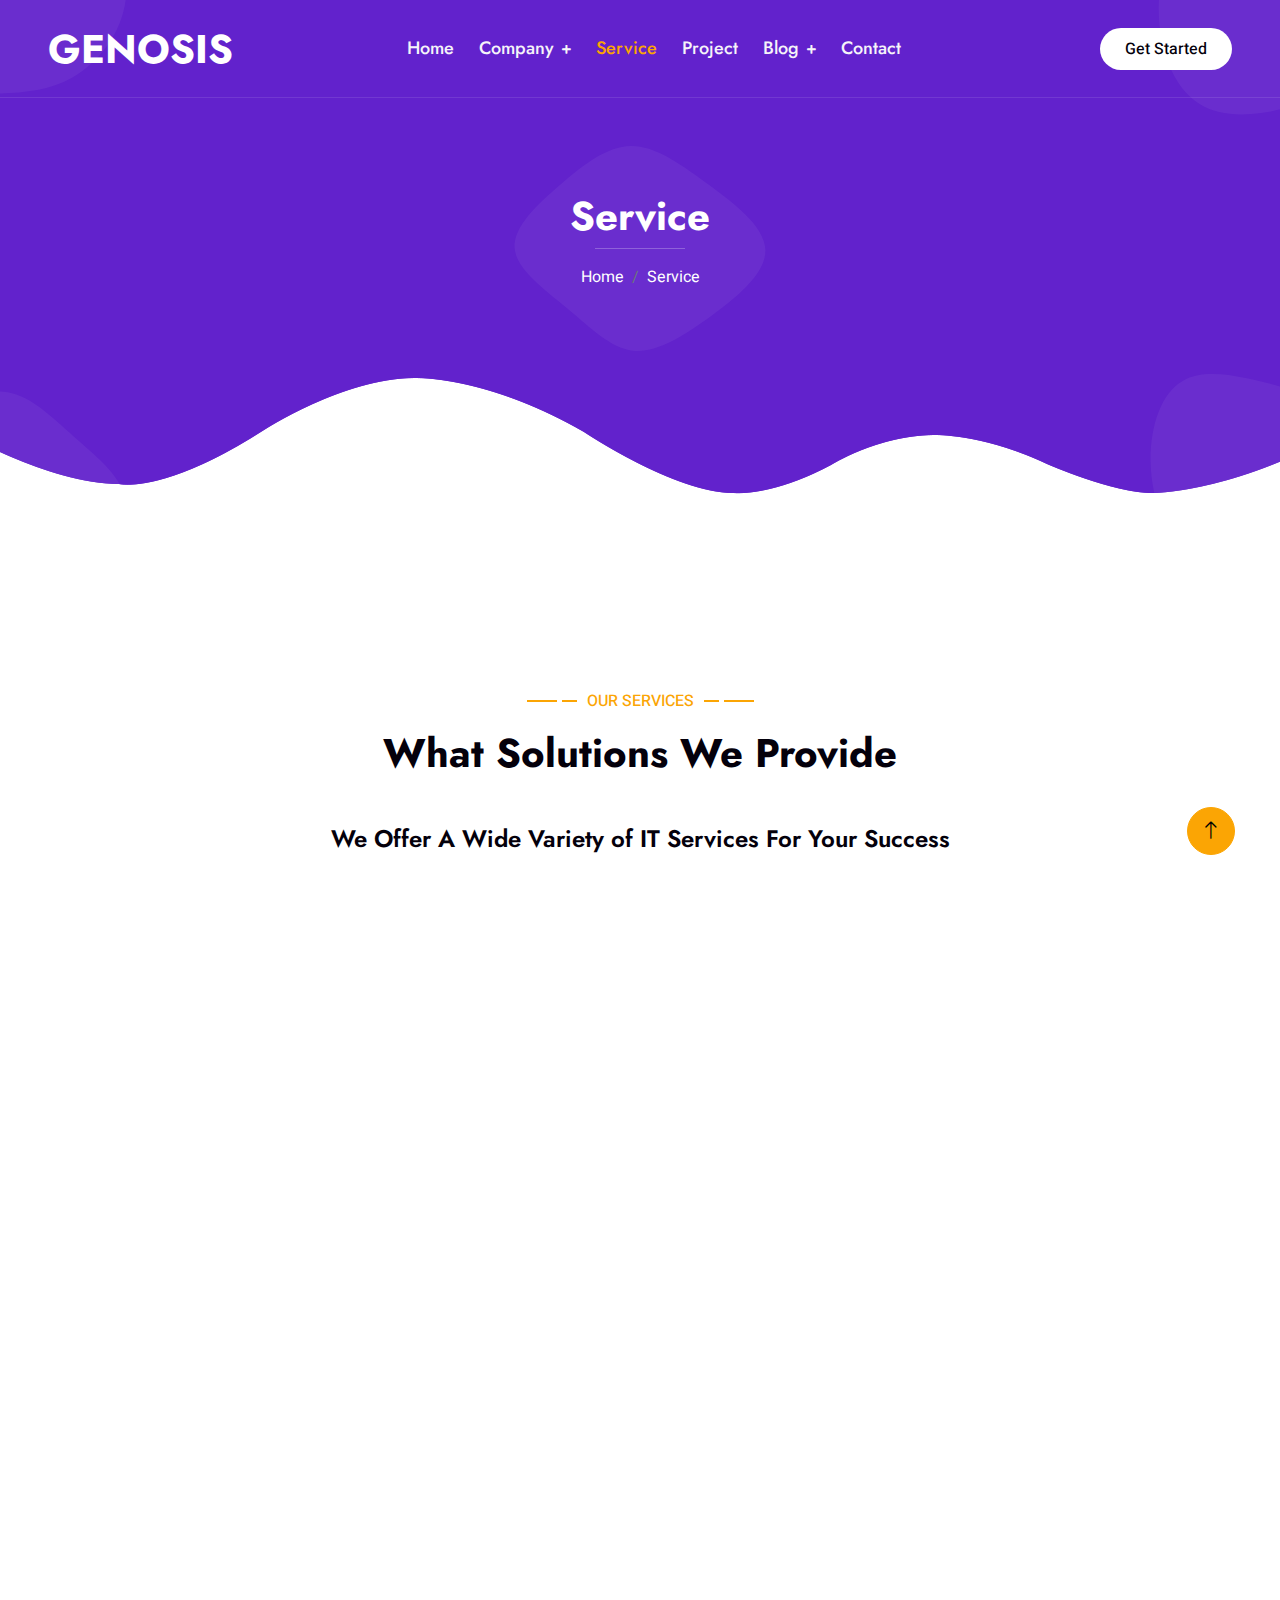
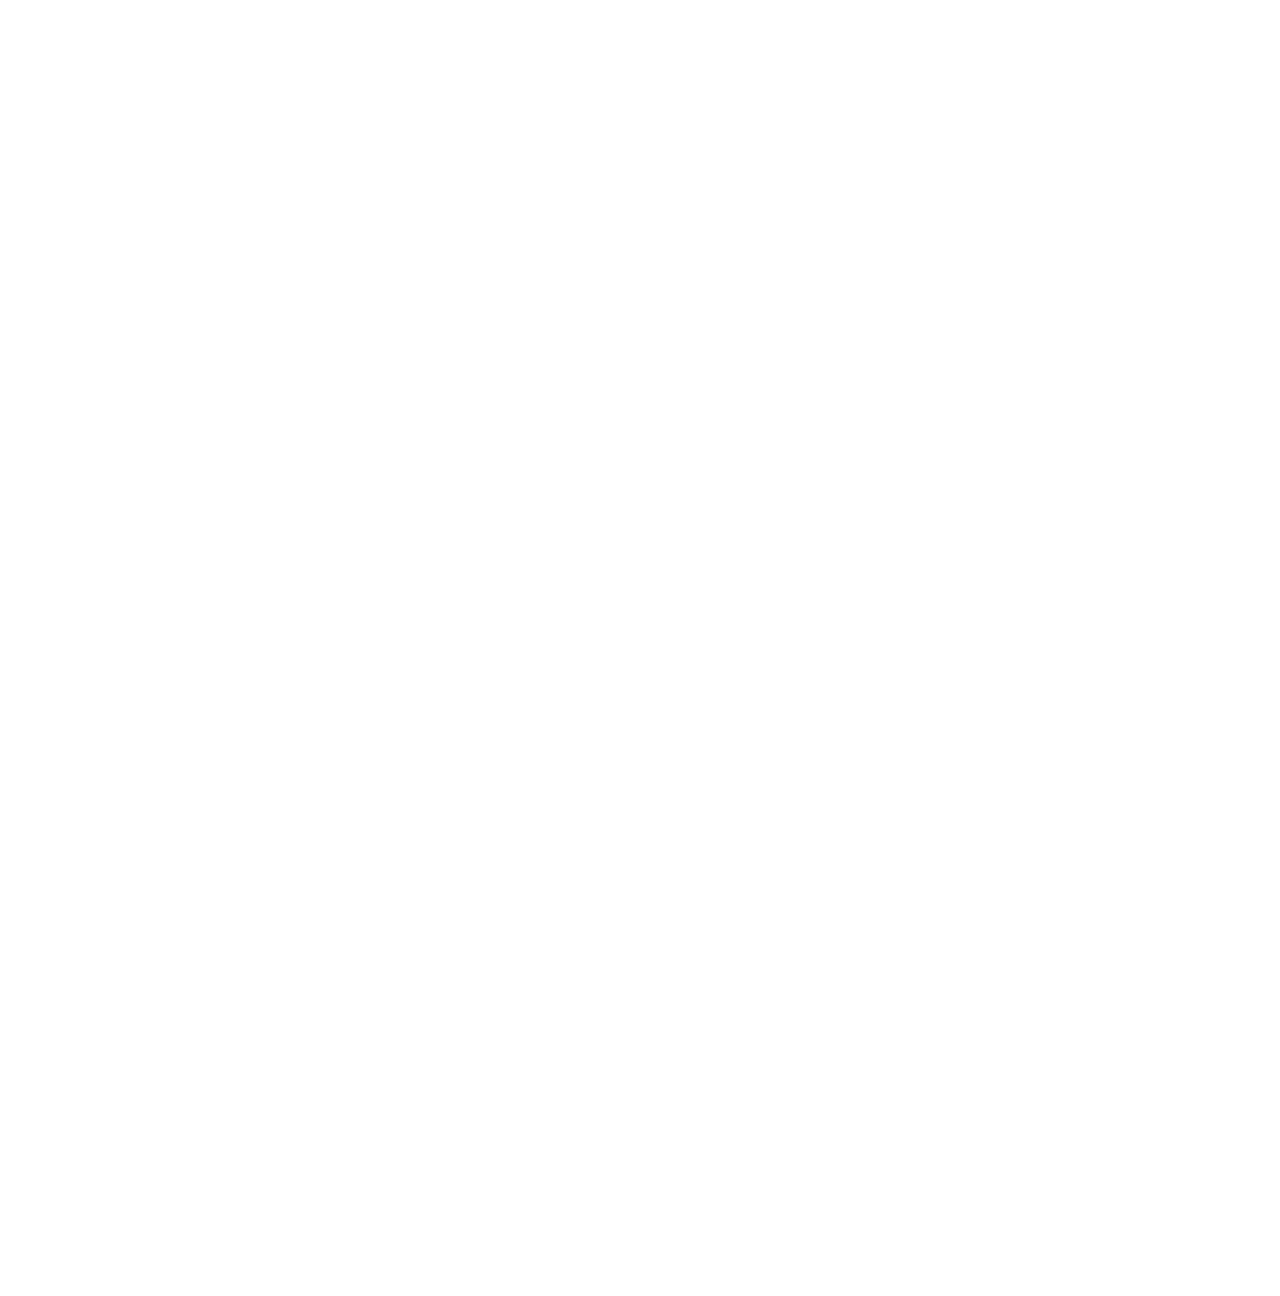
<file: service.html>
<!DOCTYPE html>
<html lang="en">
  <head>
    <meta charset="utf-8" />
    <title>
      GENOSIS I.N.C.PVT.LTD. - Full-Stack Technology Services Company
    </title>
    <meta content="width=device-width, initial-scale=1.0" name="viewport" />
    <meta content="" name="keywords" />
    <meta content="" name="description" />

    <!-- Favicon -->
    <link href="img/favicon.ico" rel="icon" />

    <!-- Google Web Fonts -->
    <link rel="preconnect" href="https://fonts.googleapis.com" />
    <link rel="preconnect" href="https://fonts.gstatic.com" crossorigin />
    <link
      href="https://fonts.googleapis.com/css2?family=Heebo:wght@400;500&family=Jost:wght@500;600;700&display=swap"
      rel="stylesheet"
    />

    <!-- Icon Font Stylesheet -->
    <link
      href="https://cdnjs.cloudflare.com/ajax/libs/font-awesome/5.10.0/css/all.min.css"
      rel="stylesheet"
    />
    <link
      href="https://cdn.jsdelivr.net/npm/bootstrap-icons@1.4.1/font/bootstrap-icons.css"
      rel="stylesheet"
    />

    <!-- Libraries Stylesheet -->
    <link href="lib/animate/animate.min.css" rel="stylesheet" />
    <link href="lib/owlcarousel/assets/owl.carousel.min.css" rel="stylesheet" />
    <link href="lib/lightbox/css/lightbox.min.css" rel="stylesheet" />

    <!-- Customized Bootstrap Stylesheet -->
    <link href="css/bootstrap.min.css" rel="stylesheet" />

    <!-- Template Stylesheet -->
    <link href="css/style.css" rel="stylesheet" />
  </head>

  <body>
    <div class="container-xxl bg-white p-0">
      <!-- Spinner Start -->
      <div
        id="spinner"
        class="show bg-white position-fixed translate-middle w-100 vh-100 top-50 start-50 d-flex align-items-center justify-content-center"
      >
        <div
          class="spinner-grow text-primary"
          style="width: 3rem; height: 3rem"
          role="status"
        >
          <span class="sr-only">Loading...</span>
        </div>
      </div>
      <!-- Spinner End -->

      <!-- Navbar & Hero Start -->
      <div class="container-xxl position-relative p-0">
        <nav
          class="navbar navbar-expand-lg navbar-light px-4 px-lg-5 py-3 py-lg-0"
        >
          <a href="" class="navbar-brand p-0">
            <h1 class="m-0">GENOSIS</h1>
            <!-- <img src="img/logo.png" alt="Logo"> -->
          </a>
          <button
            class="navbar-toggler"
            type="button"
            data-bs-toggle="collapse"
            data-bs-target="#navbarCollapse"
          >
            <span class="fa fa-bars"></span>
          </button>
          <div class="collapse navbar-collapse" id="navbarCollapse">
            <div class="navbar-nav mx-auto py-0">
              <a href="index.html" class="nav-item nav-link">Home</a>
              <div class="nav-item dropdown">
                <a
                  href="#"
                  class="nav-link dropdown-toggle"
                  data-bs-toggle="dropdown"
                  >Company</a
                >
                <div class="dropdown-menu m-0">
                  <a href="about.html" class="dropdown-item">About Us</a>
                  <a href="team.html" class="dropdown-item">Our Team</a>
                </div>
              </div>
              <a href="service.html" class="nav-item nav-link active"
                >Service</a
              >
              <a href="project.html" class="nav-item nav-link">Project</a>
              <div class="nav-item dropdown">
                <a
                  href="#"
                  class="nav-link dropdown-toggle"
                  data-bs-toggle="dropdown"
                  >Blog</a
                >
                <div class="dropdown-menu m-0">
                  <a href="testimonial.html" class="dropdown-item"
                    >Testimonial</a
                  >
                </div>
              </div>
              <a href="contact.html" class="nav-item nav-link">Contact</a>
            </div>
            <a href="" class="btn rounded-pill py-2 px-4 ms-3 d-none d-lg-block"
              >Get Started</a
            >
          </div>
        </nav>

        <div class="container-xxl py-5 bg-primary hero-header">
          <div class="container my-5 py-5 px-lg-5">
            <div class="row g-5 py-5">
              <div class="col-12 text-center">
                <h1 class="text-white animated slideInDown">Service</h1>
                <hr class="bg-white mx-auto mt-0" style="width: 90px" />
                <nav aria-label="breadcrumb">
                  <ol class="breadcrumb justify-content-center">
                    <li class="breadcrumb-item">
                      <a class="text-white" href="index.html">Home</a>
                    </li>

                    <li
                      class="breadcrumb-item text-white active"
                      aria-current="page"
                    >
                      Service
                    </li>
                  </ol>
                </nav>
              </div>
            </div>
          </div>
        </div>
      </div>
      <!-- Navbar & Hero End -->

      <!-- Service Start -->
      <div class="container-xxl py-5">
        <div class="container py-5 px-lg-5">
          <div class="wow fadeInUp" data-wow-delay="0.1s">
            <p class="section-title text-secondary justify-content-center">
              <span></span>Our Services<span></span>
            </p>
            <h1 class="text-center mb-5">What Solutions We Provide</h1>
            <h4 class="text-center mb-5">
              We Offer A Wide Variety of IT Services For Your Success
            </h4>
          </div>
          <div class="row g-4">
            <div class="col-lg-4 col-md-6 wow fadeInUp" data-wow-delay="0.3s">
              <div class="service-item d-flex flex-column text-center rounded">
                <div class="service-icon flex-shrink-0">
                  <i class="fa fa-laptop-code fa-2x"></i>
                </div>
                <h5 class="mb-3">Cloud Services</h5>
                <p class="m-0">
                  Erat ipsum justo amet duo et elitr dolor, est duo duo eos
                  lorem sed diam stet diam sed stet lorem.
                </p>
                <a class="btn btn-square" href=""
                  ><i class="fa fa-arrow-right"></i
                ></a>
              </div>
            </div>
            <div class="col-lg-4 col-md-6 wow fadeInUp" data-wow-delay="0.5s">
              <div class="service-item d-flex flex-column text-center rounded">
                <div class="service-icon flex-shrink-0">
                  <i class="fab fa-android fa-2x"></i>
                </div>
                <h5 class="mb-3">VPS (Virtual Private Server)</h5>
                <p class="m-0">
                  Erat ipsum justo amet duo et elitr dolor, est duo duo eos
                  lorem sed diam stet diam sed stet lorem.
                </p>
                <a class="btn btn-square" href=""
                  ><i class="fa fa-arrow-right"></i
                ></a>
              </div>
            </div>
            <div class="col-lg-4 col-md-6 wow fadeInUp" data-wow-delay="0.1s">
              <div class="service-item d-flex flex-column text-center rounded">
                <div class="service-icon flex-shrink-0">
                  <i class="fa fa-search fa-2x"></i>
                </div>
                <h5 class="mb-3">Email & Office Solutions</h5>
                <p class="m-0">
                  Erat ipsum justo amet duo et elitr dolor, est duo duo eos
                  lorem sed diam stet diam sed stet lorem.
                </p>
                <a class="btn btn-square" href=""
                  ><i class="fa fa-arrow-right"></i
                ></a>
              </div>
            </div>
            <div class="col-lg-4 col-md-6 wow fadeInUp" data-wow-delay="0.1s">
              <div class="service-item d-flex flex-column text-center rounded">
                <div class="service-icon flex-shrink-0">
                  <i class="fa fa-mail-bulk fa-2x"></i>
                </div>
                <h5 class="mb-3">Email & Office Solutions</h5>
                <p class="m-0">
                  Erat ipsum justo amet duo et elitr dolor, est duo duo eos
                  lorem sed diam stet diam sed stet lorem.
                </p>
                <a class="btn btn-square" href=""
                  ><i class="fa fa-arrow-right"></i
                ></a>
              </div>
            </div>
            <div class="col-lg-4 col-md-6 wow fadeInUp" data-wow-delay="0.5s">
              <div class="service-item d-flex flex-column text-center rounded">
                <div class="service-icon flex-shrink-0">
                  <i class="fab fa-facebook-f fa-2x"></i>
                </div>
                <h5 class="mb-3">Cloud Data & Analytics</h5>
                <p class="m-0">
                  Erat ipsum justo amet duo et elitr dolor, est duo duo eos
                  lorem sed diam stet diam sed stet lorem.
                </p>
                <a class="btn btn-square" href=""
                  ><i class="fa fa-arrow-right"></i
                ></a>
              </div>
            </div>

            <div class="col-lg-4 col-md-6 wow fadeInUp" data-wow-delay="0.3s">
              <div class="service-item d-flex flex-column text-center rounded">
                <div class="service-icon flex-shrink-0">
                  <i class="fa fa-thumbs-up fa-2x"></i>
                </div>
                <h5 class="mb-3">Data Recovery & Backup</h5>
                <p class="m-0">
                  Erat ipsum justo amet duo et elitr dolor, est duo duo eos
                  lorem sed diam stet diam sed stet lorem.
                </p>
                <a class="btn btn-square" href=""
                  ><i class="fa fa-arrow-right"></i
                ></a>
              </div>
            </div>
          </div>
        </div>
      </div>
      <!-- Service End -->

      <!-- Newsletter Start -->
      <div
        class="container-xxl bg-primary newsletter py-5 wow fadeInUp"
        data-wow-delay="0.1s"
      >
        <div class="container py-5 px-lg-5">
          <div class="row justify-content-center">
            <div class="col-lg-7 text-center">
              <p class="section-title text-white justify-content-center">
                <span></span>Career<span></span>
              </p>
              <h1 class="text-center text-white mb-4">
                Get Notified with our Update and Vacancy?
              </h1>
              <p class="text-white mb-4">
                Please do enter your email address so that we could get in touch
                and notify you about our updates,intern and job vacancy.
              </p>
              <div class="position-relative w-100 mt-3">
                <input
                  class="form-control border-0 rounded-pill w-100 ps-4 pe-5"
                  type="text"
                  placeholder="Enter Your Email"
                  style="height: 48px"
                />
                <button
                  type="button"
                  class="btn shadow-none position-absolute top-0 end-0 mt-1 me-2"
                >
                  <i class="fa fa-paper-plane text-primary fs-4"></i>
                </button>
              </div>
            </div>
          </div>
        </div>
      </div>
      <!-- Newsletter End -->

      <!-- Footer Start -->
      <div
        class="container-fluid bg-primary text-light footer wow fadeIn"
        data-wow-delay="0.1s"
      >
        <div class="container py-5 px-lg-5">
          <div class="row g-5">
            <div class="col-md-6 col-lg-3">
              <p class="section-title text-white h5 mb-4">
                Address<span></span>
              </p>
              <p>
                <i class="fa fa-map-marker-alt me-3"></i>Baneshwor, Kathmandu
              </p>
              <p><i class="fa fa-phone-alt me-3"></i>+977 9851323940</p>
              <p><i class="fa fa-envelope me-3"></i>info@genosis.tech</p>
              <div class="d-flex pt-2">
                <a class="btn btn-outline-light btn-social" href=""
                  ><i class="fab fa-twitter"></i
                ></a>
                <a
                  class="btn btn-outline-light btn-social"
                  href="https://www.facebook.com/GenosisInc"
                  ><i class="fab fa-facebook-f"></i
                ></a>
                <a class="btn btn-outline-light btn-social" href=""
                  ><i class="fab fa-instagram"></i
                ></a>
                <a class="btn btn-outline-light btn-social" href=""
                  ><i class="fab fa-linkedin-in"></i
                ></a>
              </div>
            </div>
            <div class="col-md-6 col-lg-3">
              <p class="section-title text-white h5 mb-4">
                Quick Link<span></span>
              </p>
              <a class="btn btn-link" href="">About Us</a>
              <a class="btn btn-link" href="">Contact Us</a>
              <a class="btn btn-link" href="">Privacy Policy</a>
              <a class="btn btn-link" href="">Terms & Condition</a>
              <a class="btn btn-link" href="">Career</a>
            </div>
            <div class="col-md-6 col-lg-3">
              <p class="section-title text-white h5 mb-4">
                Gallery<span></span>
              </p>
              <div class="row g-2">
                <div class="col-4">
                  <img
                    class="img-fluid"
                    src="img/portfolio-1.jpg"
                    alt="Image"
                  />
                </div>
                <div class="col-4">
                  <img
                    class="img-fluid"
                    src="img/portfolio-2.jpg"
                    alt="Image"
                  />
                </div>
                <div class="col-4">
                  <img
                    class="img-fluid"
                    src="img/portfolio-3.jpg"
                    alt="Image"
                  />
                </div>
                <div class="col-4">
                  <img
                    class="img-fluid"
                    src="img/portfolio-4.jpg"
                    alt="Image"
                  />
                </div>
                <div class="col-4">
                  <img
                    class="img-fluid"
                    src="img/portfolio-5.jpg"
                    alt="Image"
                  />
                </div>
                <div class="col-4">
                  <img
                    class="img-fluid"
                    src="img/portfolio-6.jpg"
                    alt="Image"
                  />
                </div>
              </div>
            </div>
            <div class="col-md-6 col-lg-3">
              <p class="section-title text-white h5 mb-4">
                Career<span></span>
              </p>
              <p>Get Notified with our Update and Vacancy?</p>
              <div class="position-relative w-100 mt-3">
                <input
                  class="form-control border-0 rounded-pill w-100 ps-4 pe-5"
                  type="text"
                  placeholder="Your Email"
                  style="height: 48px"
                />
                <button
                  type="button"
                  class="btn shadow-none position-absolute top-0 end-0 mt-1 me-2"
                >
                  <i class="fa fa-paper-plane text-primary fs-4"></i>
                </button>
              </div>
            </div>
          </div>
        </div>
        <div class="container px-lg-5">
          <div class="copyright">
            <div class="row">
              <div class="col-md-6 text-center text-md-start mb-3 mb-md-0">
                &copy; <a class="border-bottom" href="#"></a>2025 Genosis. All
                Rights Reserved.

                <!--/*** This template is free as long as you keep the footer author’s credit link/attribution link/backlink. If you'd like to use the template without the footer author’s credit link/attribution link/backlink, you can purchase the Credit Removal License from "https://htmlcodex.com/credit-removal". Thank you for your support. ***/-->
                <a class="border-bottom" href="https://htmlcodex.com"></a
                ><br /><br />
                <!-- Distributed By a <a class="border-bottom" href="https://themewagon.com" target="_blank">ThemeWagon</a> -->
              </div>
              <div class="col-md-6 text-center text-md-end">
                <div class="footer-menu">
                  <a href="">Home</a>
                  <a href="">Cookies</a>
                  <a href="">Help</a>
                  <a href="">FQAs</a>
                </div>
              </div>
            </div>
          </div>
        </div>
      </div>
      <!-- Footer End -->

      <!-- Back to Top -->
      <a href="#" class="btn btn-lg btn-secondary btn-lg-square back-to-top"
        ><i class="bi bi-arrow-up"></i
      ></a>
    </div>

    <!-- JavaScript Libraries -->
    <script src="https://code.jquery.com/jquery-3.4.1.min.js"></script>
    <script src="https://cdn.jsdelivr.net/npm/bootstrap@5.0.0/dist/js/bootstrap.bundle.min.js"></script>
    <script src="lib/wow/wow.min.js"></script>
    <script src="lib/easing/easing.min.js"></script>
    <script src="lib/waypoints/waypoints.min.js"></script>
    <script src="lib/counterup/counterup.min.js"></script>
    <script src="lib/owlcarousel/owl.carousel.min.js"></script>
    <script src="lib/isotope/isotope.pkgd.min.js"></script>
    <script src="lib/lightbox/js/lightbox.min.js"></script>

    <!-- Template Javascript -->
    <script src="js/main.js"></script>
  </body>
</html>
</file>
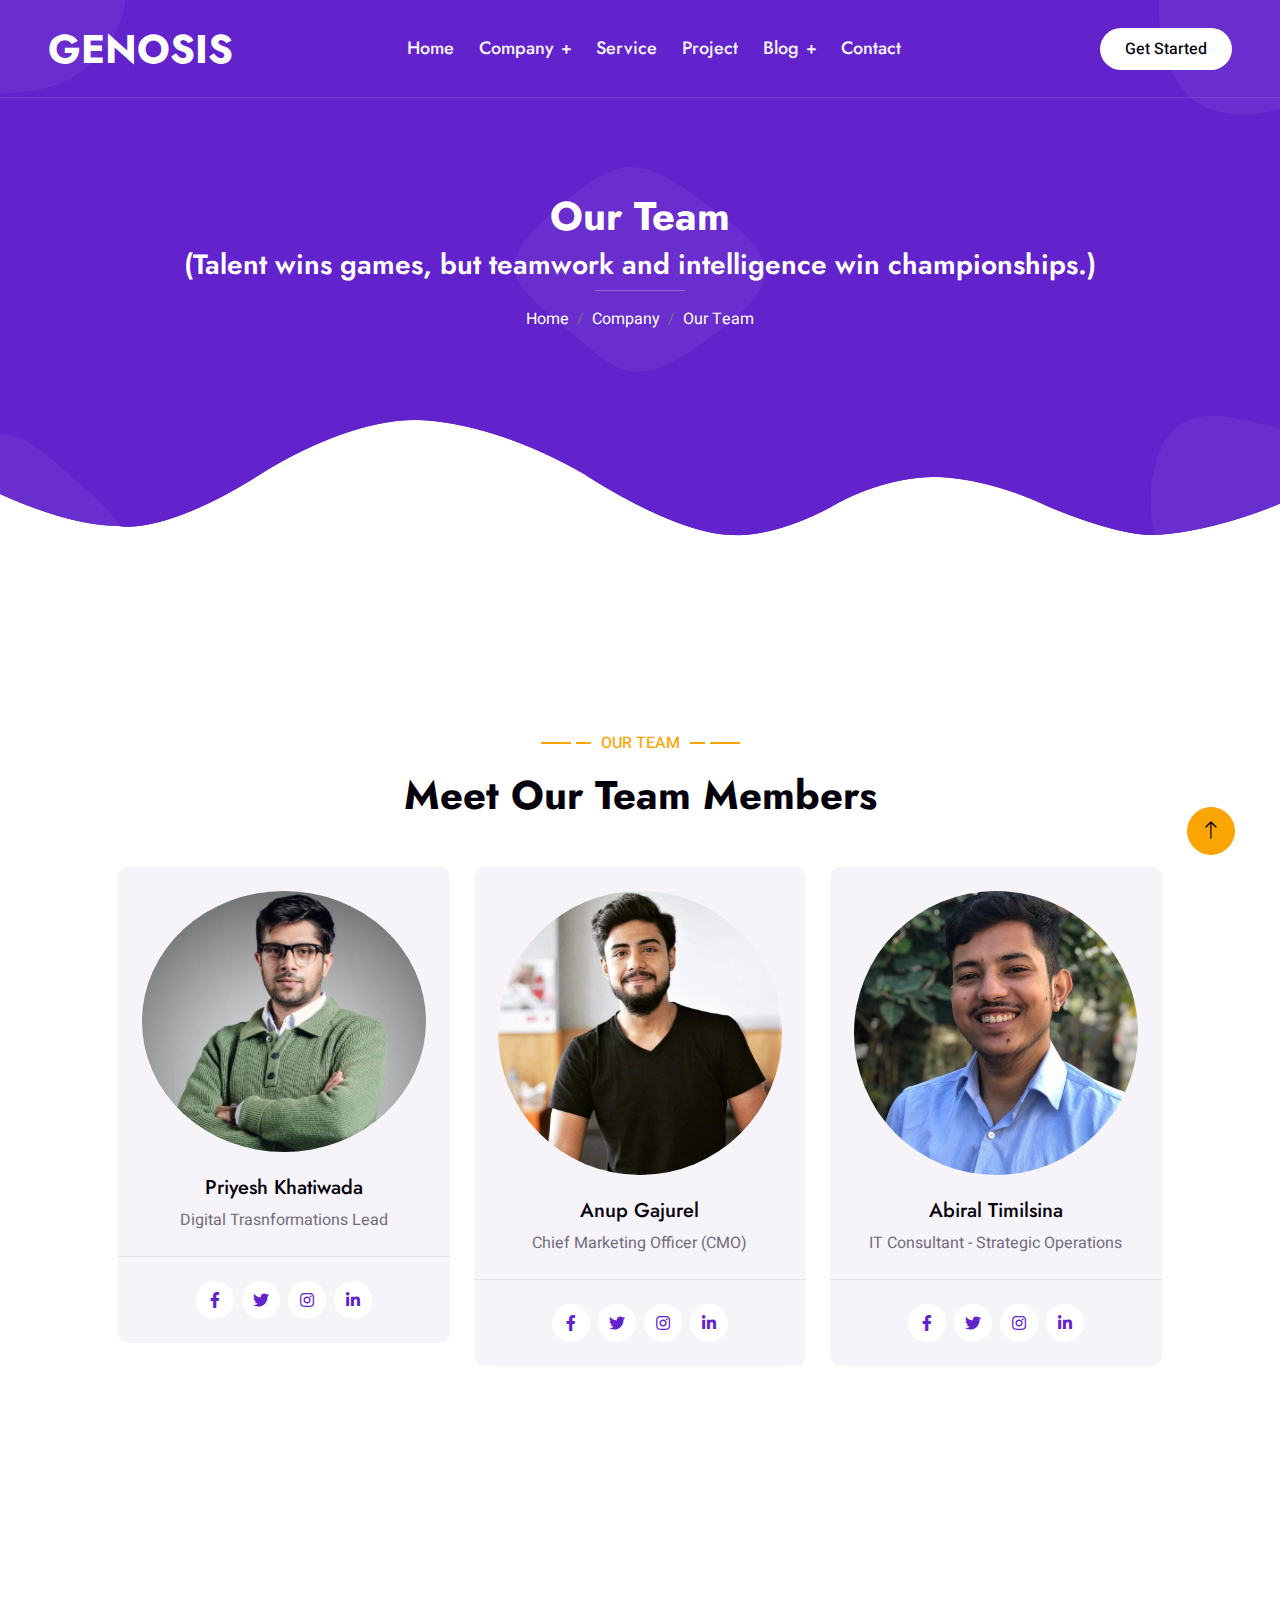
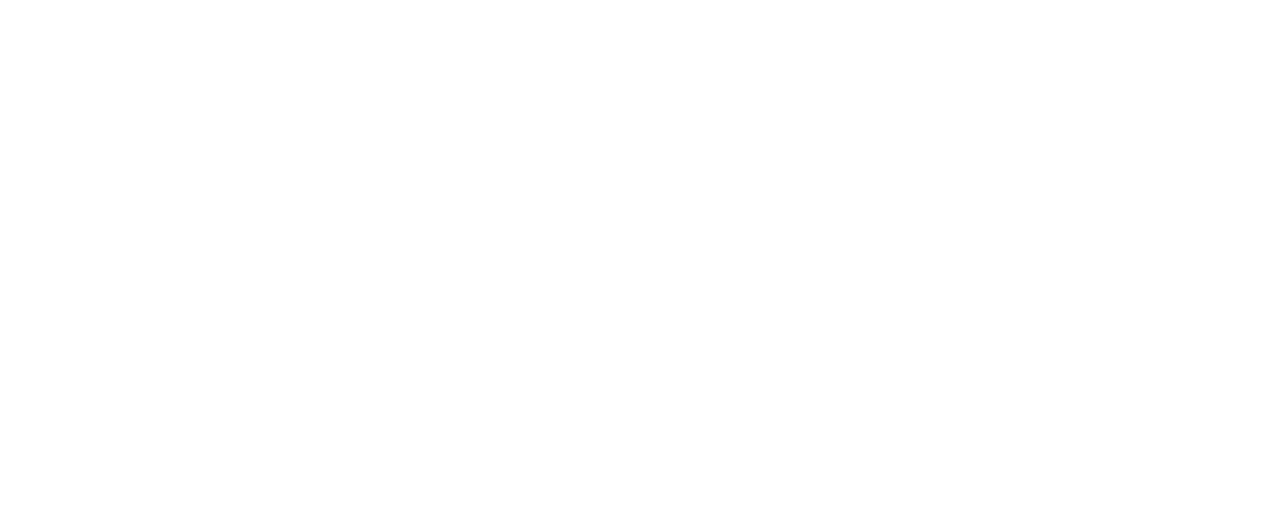
<file: team.html>
<!DOCTYPE html>
<html lang="en">
  <head>
    <meta charset="utf-8" />
    <title>
      GENOSIS I.N.C.PVT.LTD. - Full-Stack Technology Services Company
    </title>
    <meta content="width=device-width, initial-scale=1.0" name="viewport" />
    <meta content="" name="keywords" />
    <meta content="" name="description" />

    <!-- Favicon -->
    <link href="img/favicon.ico" rel="icon" />

    <!-- Google Web Fonts -->
    <link rel="preconnect" href="https://fonts.googleapis.com" />
    <link rel="preconnect" href="https://fonts.gstatic.com" crossorigin />
    <link
      href="https://fonts.googleapis.com/css2?family=Heebo:wght@400;500&family=Jost:wght@500;600;700&display=swap"
      rel="stylesheet"
    />

    <!-- Icon Font Stylesheet -->
    <link
      href="https://cdnjs.cloudflare.com/ajax/libs/font-awesome/5.10.0/css/all.min.css"
      rel="stylesheet"
    />
    <link
      href="https://cdn.jsdelivr.net/npm/bootstrap-icons@1.4.1/font/bootstrap-icons.css"
      rel="stylesheet"
    />

    <!-- Libraries Stylesheet -->
    <link href="lib/animate/animate.min.css" rel="stylesheet" />
    <link href="lib/owlcarousel/assets/owl.carousel.min.css" rel="stylesheet" />
    <link href="lib/lightbox/css/lightbox.min.css" rel="stylesheet" />

    <!-- Customized Bootstrap Stylesheet -->
    <link href="css/bootstrap.min.css" rel="stylesheet" />

    <!-- Template Stylesheet -->
    <link href="css/style.css" rel="stylesheet" />
  </head>

  <body>
    <div class="container-xxl bg-white p-0">
      <!-- Spinner Start -->
      <div
        id="spinner"
        class="show bg-white position-fixed translate-middle w-100 vh-100 top-50 start-50 d-flex align-items-center justify-content-center"
      >
        <div
          class="spinner-grow text-primary"
          style="width: 3rem; height: 3rem"
          role="status"
        >
          <span class="sr-only">Loading...</span>
        </div>
      </div>
      <!-- Spinner End -->

      <!-- Navbar & Hero Start -->
      <div class="container-xxl position-relative p-0">
        <nav
          class="navbar navbar-expand-lg navbar-light px-4 px-lg-5 py-3 py-lg-0"
        >
          <a href="" class="navbar-brand p-0">
            <h1 class="m-0">GENOSIS</h1>
            <!-- <img src="img/logo.png" alt="Logo"> -->
          </a>
          <button
            class="navbar-toggler"
            type="button"
            data-bs-toggle="collapse"
            data-bs-target="#navbarCollapse"
          >
            <span class="fa fa-bars"></span>
          </button>
          <div class="collapse navbar-collapse" id="navbarCollapse">
            <div class="navbar-nav mx-auto py-0">
              <a href="index.html" class="nav-item nav-link">Home</a>
              <div class="nav-item dropdown">
                <a
                  href="#"
                  class="nav-link dropdown-toggle"
                  data-bs-toggle="dropdown"
                  >Company</a
                >
                <div class="dropdown-menu m-0">
                  <a href="about.html" class="dropdown-item">About Us</a>
                  <a href="team.html" class="dropdown-item">Our Team</a>
                </div>
              </div>
              <a href="service.html" class="nav-item nav-link">Service</a>
              <a href="project.html" class="nav-item nav-link">Project</a>
              <div class="nav-item dropdown">
                <a
                  href="#"
                  class="nav-link dropdown-toggle"
                  data-bs-toggle="dropdown"
                  >Blog</a
                >
                <div class="dropdown-menu m-0">
                  <a href="testimonial.html" class="dropdown-item"
                    >Testimonial</a
                  >
                </div>
              </div>
              <a href="contact.html" class="nav-item nav-link">Contact</a>
            </div>
            <a href="" class="btn rounded-pill py-2 px-4 ms-3 d-none d-lg-block"
              >Get Started</a
            >
          </div>
        </nav>

        <div class="container-xxl py-5 bg-primary hero-header">
          <div class="container my-5 py-5 px-lg-5">
            <div class="row g-5 py-5">
              <div class="col-12 text-center">
                <h1 class="text-white animated slideInDown">Our Team</h1>
                <h3 class="text-white animated slideInDown">
                  (Talent wins games, but teamwork and intelligence win
                  championships.)
                </h3>
                <hr class="bg-white mx-auto mt-0" style="width: 90px" />
                <nav aria-label="breadcrumb">
                  <ol class="breadcrumb justify-content-center">
                    <li class="breadcrumb-item">
                      <a class="text-white" href="index.html">Home</a>
                    </li>
                    <li
                      class="breadcrumb-item text-white active"
                      aria-current="page"
                    >
                      Company
                    </li>
                    <li
                      class="breadcrumb-item text-white active"
                      aria-current="page"
                    >
                      Our Team
                    </li>
                  </ol>
                </nav>
              </div>
            </div>
          </div>
        </div>
      </div>
      <!-- Navbar & Hero End -->

      <!-- Team Start -->
      <div class="container-xxl py-5">
        <div class="container py-5 px-lg-5">
          <div class="wow fadeInUp" data-wow-delay="0.1s">
            <p class="section-title text-secondary justify-content-center">
              <span></span>Our Team<span></span>
            </p>
            <h1 class="text-center mb-5">Meet Our Team Members</h1>
          </div>
          <div class="row g-4">
            <div class="col-lg-4 col-md-6 wow fadeInUp" data-wow-delay="0.1s">
              <div class="team-item bg-light rounded">
                <div class="text-center border-bottom p-4">
                  <img
                    class="img-fluid rounded-circle mb-4"
                    src="img/Priyesh Khatiwada.png"
                    alt="priyesh"
                  />
                  <h5>Priyesh Khatiwada</h5>
                  <!-- <span><b>Co-Founder</b></span -->
                  <span>Digital Trasnformations Lead</span>
                </div>
                <div class="d-flex justify-content-center p-4">
                  <a
                    class="btn btn-square mx-1"
                    href="https://www.facebook.com/"
                    ><i class="fab fa-facebook-f"></i
                  ></a>
                  <a class="btn btn-square mx-1" href=""
                    ><i class="fab fa-twitter"></i
                  ></a>
                  <a
                    class="btn btn-square mx-1"
                    href="https://www.instagram.com/"
                    ><i class="fab fa-instagram"></i
                  ></a>
                  <a
                    class="btn btn-square mx-1"
                    href="https://np.linkedin.com/in/priyesh-khatiwada-883b4620b"
                    ><i class="fab fa-linkedin-in"></i
                  ></a>
                </div>
              </div>
            </div>
            <div class="col-lg-4 col-md-6 wow fadeInUp" data-wow-delay="0.3s">
              <div class="team-item bg-light rounded">
                <div class="text-center border-bottom p-4">
                  <img
                    class="img-fluid rounded-circle mb-4"
                    src="img/AnupGajurel.jpg"
                    alt="Anup"
                  />
                  <h5>Anup Gajurel</h5>

                  <span>Chief Marketing Officer (CMO)</span>
                </div>
                <div class="d-flex justify-content-center p-4">
                  <a
                    class="btn btn-square mx-1"
                    href="https://www.facebook.com/anup.gajurel.1"
                    ><i class="fab fa-facebook-f"></i
                  ></a>
                  <a class="btn btn-square mx-1" href=""
                    ><i class="fab fa-twitter"></i
                  ></a>
                  <a
                    class="btn btn-square mx-1"
                    href="https://www.instagram.com/anup.gajurel/"
                    ><i class="fab fa-instagram"></i
                  ></a>
                  <a
                    class="btn btn-square mx-1"
                    href="https://www.linkedin.com/in/anup-gajurel/"
                    ><i class="fab fa-linkedin-in"></i
                  ></a>
                </div>
              </div>
            </div>
            <div class="col-lg-4 col-md-6 wow fadeInUp" data-wow-delay="0.5s">
              <div class="team-item bg-light rounded">
                <div class="text-center border-bottom p-4">
                  <img
                    class="img-fluid rounded-circle mb-4"
                    src="img/Abiral Timilsina.jpeg"
                    alt="Yogesh"
                  />
                  <h5>Abiral Timilsina</h5>
                  <span>IT Consultant - Strategic Operations</span>
                </div>
                <div class="d-flex justify-content-center p-4">
                  <a
                    class="btn btn-square mx-1"
                    href="https://www.facebook.com/"
                    ><i class="fab fa-facebook-f"></i
                  ></a>
                  <a class="btn btn-square mx-1" href=""
                    ><i class="fab fa-twitter"></i
                  ></a>
                  <a
                    class="btn btn-square mx-1"
                    href="https://www.instagram.com/"
                    ><i class="fab fa-instagram"></i
                  ></a>
                  <a
                    class="btn btn-square mx-1"
                    href="https://np.linkedin.com/in/aviraltimilsina"
                    ><i class="fab fa-linkedin-in"></i
                  ></a>
                </div>
              </div>
            </div>
            <!-- <div class="col-lg-4 col-md-6 wow fadeInUp" data-wow-delay="0.1s">
              <div class="team-item bg-light rounded">
                <div class="text-center border-bottom p-4">
                  <img
                    class="img-fluid rounded-circle mb-4"
                    src="img/team-2.jpg"
                    alt=""
                  />
                  <h5>Jessica Brown</h5>
                  <span>Backend Developer</span>
                </div>
                <div class="d-flex justify-content-center p-4">
                  <a class="btn btn-square mx-1" href=""
                    ><i class="fab fa-facebook-f"></i
                  ></a>
                  <a class="btn btn-square mx-1" href=""
                    ><i class="fab fa-twitter"></i
                  ></a>
                  <a class="btn btn-square mx-1" href=""
                    ><i class="fab fa-instagram"></i
                  ></a>
                  <a class="btn btn-square mx-1" href=""
                    ><i class="fab fa-linkedin-in"></i
                  ></a>
                </div>
              </div>
            </div>
            <div class="col-lg-4 col-md-6 wow fadeInUp" data-wow-delay="0.3s">
              <div class="team-item bg-light rounded">
                <div class="text-center border-bottom p-4">
                  <img
                    class="img-fluid rounded-circle mb-4"
                    src="img/team-3.jpg"
                    alt=""
                  />
                  <h5>John Doe</h5>
                  <span>Web Designer</span>
                </div>
                <div class="d-flex justify-content-center p-4">
                  <a class="btn btn-square mx-1" href=""
                    ><i class="fab fa-facebook-f"></i
                  ></a>
                  <a class="btn btn-square mx-1" href=""
                    ><i class="fab fa-twitter"></i
                  ></a>
                  <a class="btn btn-square mx-1" href=""
                    ><i class="fab fa-instagram"></i
                  ></a>
                  <a class="btn btn-square mx-1" href=""
                    ><i class="fab fa-linkedin-in"></i
                  ></a>
                </div>
              </div>
            </div>
            <div class="col-lg-4 col-md-6 wow fadeInUp" data-wow-delay="0.5s">
              <div class="team-item bg-light rounded">
                <div class="text-center border-bottom p-4">
                  <img
                    class="img-fluid rounded-circle mb-4"
                    src="img/team-1.jpg"
                    alt=""
                  />
                  <h5>Tony Johnson</h5>
                  <span>SEO Expert</span>
                </div>
                <div class="d-flex justify-content-center p-4">
                  <a class="btn btn-square mx-1" href=""
                    ><i class="fab fa-facebook-f"></i
                  ></a>
                  <a class="btn btn-square mx-1" href=""
                    ><i class="fab fa-twitter"></i
                  ></a>
                  <a class="btn btn-square mx-1" href=""
                    ><i class="fab fa-instagram"></i
                  ></a>
                  <a class="btn btn-square mx-1" href=""
                    ><i class="fab fa-linkedin-in"></i
                  ></a>
                </div>
              </div>
            </div>
          </div>
        </div>
      </div> -->
      <!-- Team End -->

      <!-- Footer Start -->
      <div
        class="container-fluid bg-primary text-light footer wow fadeIn"
        data-wow-delay="0.1s"
      >
        <div class="container py-5 px-lg-5">
          <div class="row g-5">
            <div class="col-md-6 col-lg-3">
              <p class="section-title text-white h5 mb-4">
                Address<span></span>
              </p>
              <p>
                <i class="fa fa-map-marker-alt me-3"></i>Baneshwor, Kathmandu
              </p>
              <p><i class="fa fa-phone-alt me-3"></i>+977 9851323940</p>
              <p><i class="fa fa-envelope me-3"></i>info@genosis.com</p>
              <div class="d-flex pt-2">
                <a class="btn btn-outline-light btn-social" href=""
                  ><i class="fab fa-twitter"></i
                ></a>
                <a
                  class="btn btn-outline-light btn-social"
                  href="https://www.facebook.com/GenosisInc"
                  ><i class="fab fa-facebook-f"></i
                ></a>
                <a class="btn btn-outline-light btn-social" href=""
                  ><i class="fab fa-instagram"></i
                ></a>
                <a class="btn btn-outline-light btn-social" href=""
                  ><i class="fab fa-linkedin-in"></i
                ></a>
              </div>
            </div>
            <div class="col-md-6 col-lg-3">
              <p class="section-title text-white h5 mb-4">
                Quick Link<span></span>
              </p>
              <a class="btn btn-link" href="">About Us</a>
              <a class="btn btn-link" href="">Contact Us</a>
              <a class="btn btn-link" href="">Privacy Policy</a>
              <a class="btn btn-link" href="">Terms & Condition</a>
              <a class="btn btn-link" href="">Career</a>
            </div>
            <div class="col-md-6 col-lg-3">
              <p class="section-title text-white h5 mb-4">
                Gallery<span></span>
              </p>
              <div class="row g-2">
                <div class="col-4">
                  <img
                    class="img-fluid"
                    src="img/portfolio-1.jpg"
                    alt="Image"
                  />
                </div>
                <div class="col-4">
                  <img
                    class="img-fluid"
                    src="img/portfolio-2.jpg"
                    alt="Image"
                  />
                </div>
                <div class="col-4">
                  <img
                    class="img-fluid"
                    src="img/portfolio-3.jpg"
                    alt="Image"
                  />
                </div>
                <div class="col-4">
                  <img
                    class="img-fluid"
                    src="img/portfolio-4.jpg"
                    alt="Image"
                  />
                </div>
                <div class="col-4">
                  <img
                    class="img-fluid"
                    src="img/portfolio-5.jpg"
                    alt="Image"
                  />
                </div>
                <div class="col-4">
                  <img
                    class="img-fluid"
                    src="img/portfolio-6.jpg"
                    alt="Image"
                  />
                </div>
              </div>
            </div>
            <div class="col-md-6 col-lg-3">
              <p class="section-title text-white h5 mb-4">
                Career<span></span>
              </p>
              <p>Get Notified with our Update and Vacancy?</p>
              <div class="position-relative w-100 mt-3">
                <input
                  class="form-control border-0 rounded-pill w-100 ps-4 pe-5"
                  type="text"
                  placeholder="Your Email"
                  style="height: 48px"
                />
                <button
                  type="button"
                  class="btn shadow-none position-absolute top-0 end-0 mt-1 me-2"
                >
                  <i class="fa fa-paper-plane text-primary fs-4"></i>
                </button>
              </div>
            </div>
          </div>
        </div>
        <div class="container px-lg-5">
          <div class="copyright">
            <div class="row">
              <div class="col-md-6 text-center text-md-start mb-3 mb-md-0">
                  &copy; <a class="border-bottom" href="#"></a>2025 Genosis. All Rights Reserved. 
    
    <!--/*** This template is free as long as you keep the footer author’s credit link/attribution link/backlink. If you'd like to use the template without the footer author’s credit link/attribution link/backlink, you can purchase the Credit Removal License from "https://htmlcodex.com/credit-removal". Thank you for your support. ***/-->
    <a class="border-bottom" href="https://htmlcodex.com"></a><br><br>
                  <!-- Distributed By a <a class="border-bottom" href="https://themewagon.com" target="_blank">ThemeWagon</a> -->
              </div>
              <div class="col-md-6 text-center text-md-end">
                <div class="footer-menu">
                  <a href="">Home</a>
                  <a href="">Cookies</a>
                  <a href="">Help</a>
                  <a href="">FQAs</a>
                </div>
              </div>
            </div>
          </div>
        </div>
      </div>
      <!-- Footer End -->

      <!-- Back to Top -->
      <a href="#" class="btn btn-lg btn-secondary btn-lg-square back-to-top"
        ><i class="bi bi-arrow-up"></i
      ></a>
    </div>

    <!-- JavaScript Libraries -->
    <script src="https://code.jquery.com/jquery-3.4.1.min.js"></script>
    <script src="https://cdn.jsdelivr.net/npm/bootstrap@5.0.0/dist/js/bootstrap.bundle.min.js"></script>
    <script src="lib/wow/wow.min.js"></script>
    <script src="lib/easing/easing.min.js"></script>
    <script src="lib/waypoints/waypoints.min.js"></script>
    <script src="lib/counterup/counterup.min.js"></script>
    <script src="lib/owlcarousel/owl.carousel.min.js"></script>
    <script src="lib/isotope/isotope.pkgd.min.js"></script>
    <script src="lib/lightbox/js/lightbox.min.js"></script>

    <!-- Template Javascript -->
    <script src="js/main.js"></script>
  </body>
</html>
</file>
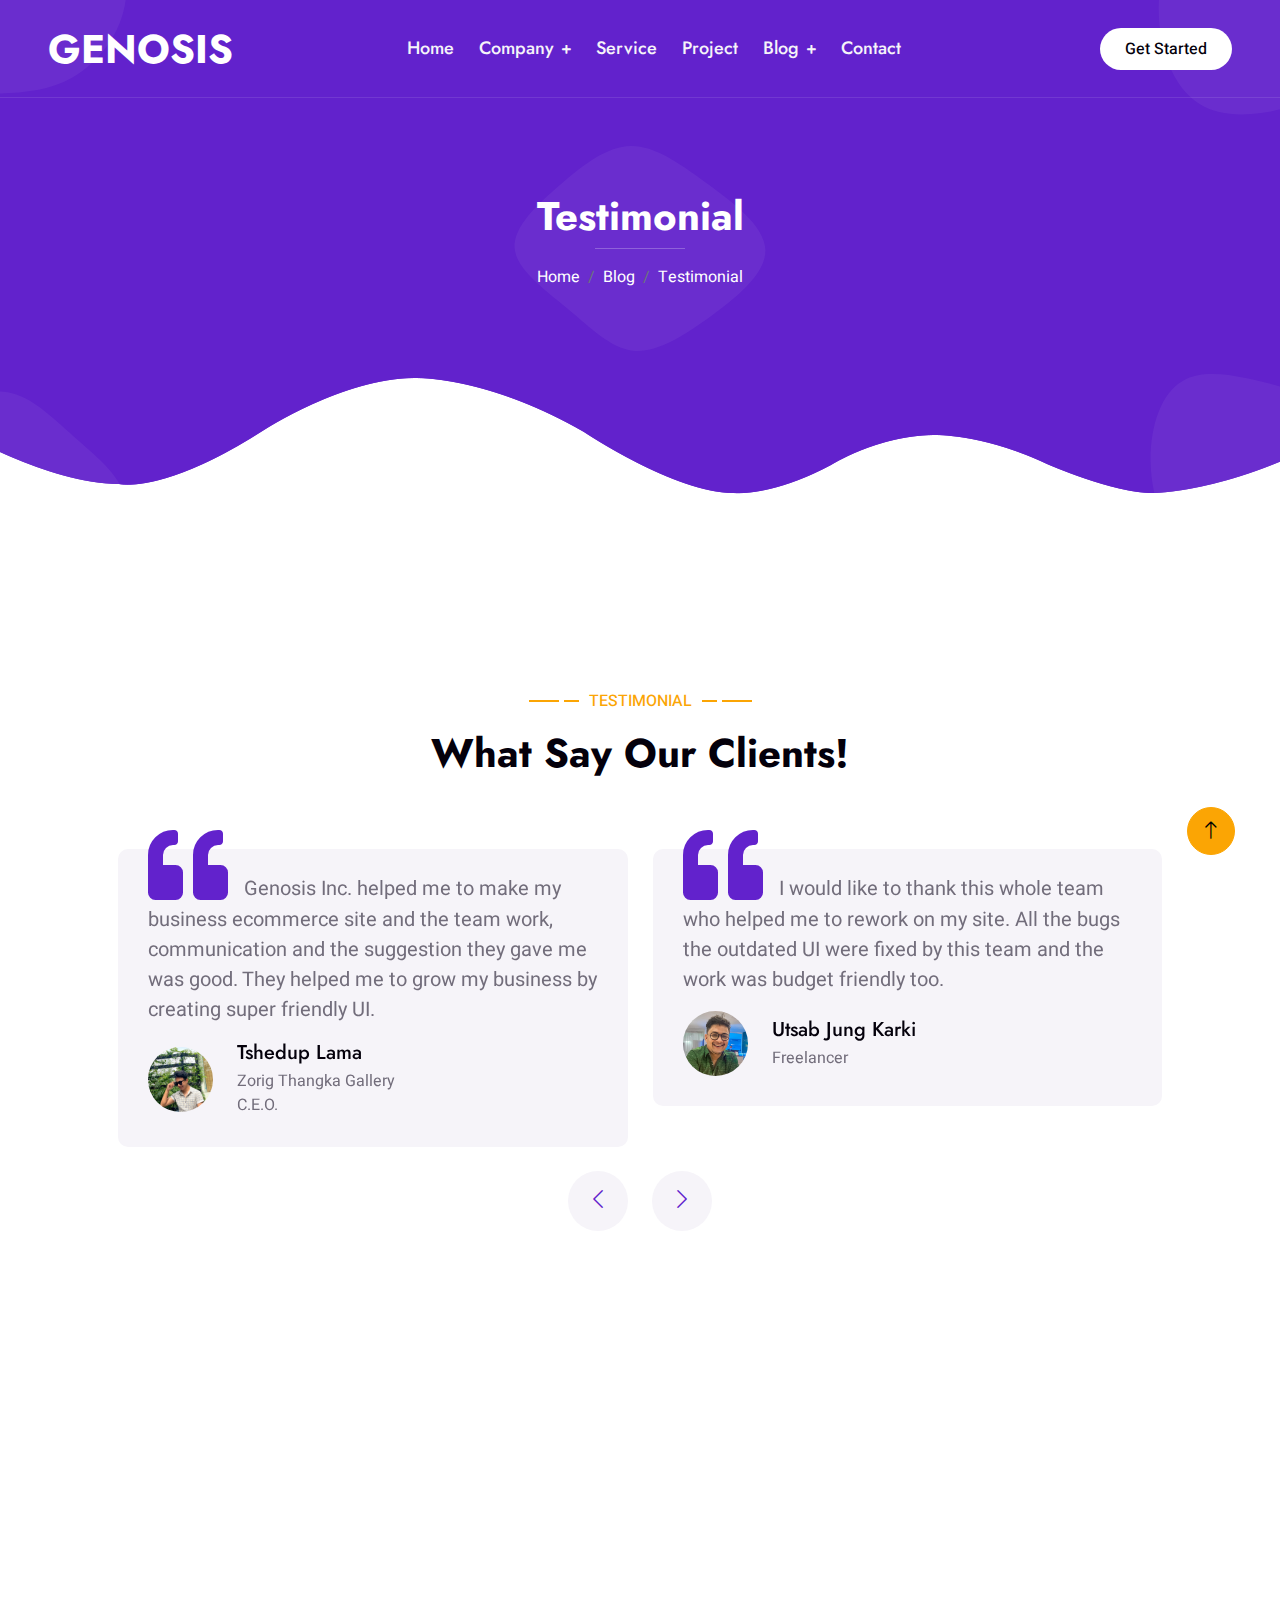
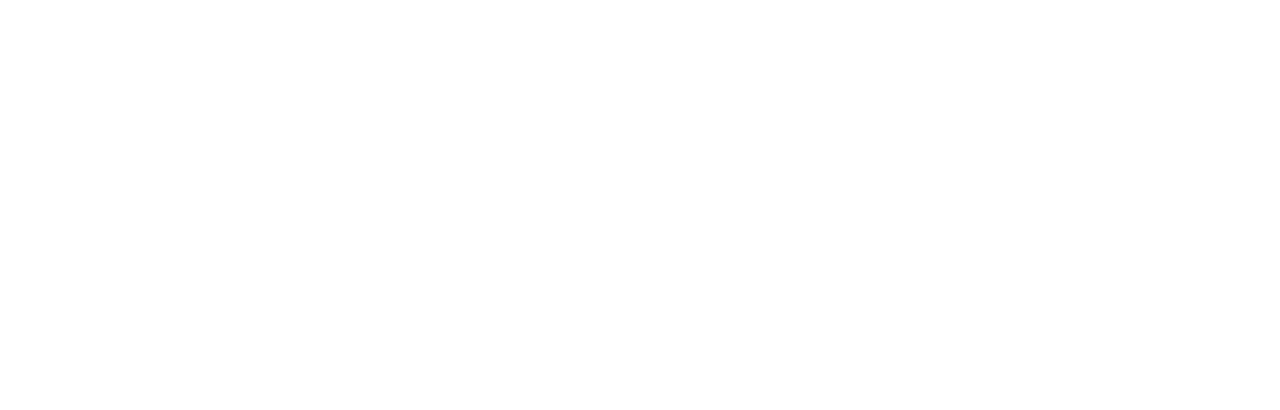
<file: testimonial.html>
<!DOCTYPE html>
<html lang="en">
  <head>
    <meta charset="utf-8" />
    <title>GENOSIS I.N.C.PVT.LTD.</title>
    <meta content="width=device-width, initial-scale=1.0" name="viewport" />
    <meta content="" name="keywords" />
    <meta content="" name="description" />

    <!-- Favicon -->
    <link href="img/favicon.ico" rel="icon" />

    <!-- Google Web Fonts -->
    <link rel="preconnect" href="https://fonts.googleapis.com" />
    <link rel="preconnect" href="https://fonts.gstatic.com" crossorigin />
    <link
      href="https://fonts.googleapis.com/css2?family=Heebo:wght@400;500&family=Jost:wght@500;600;700&display=swap"
      rel="stylesheet"
    />

    <!-- Icon Font Stylesheet -->
    <link
      href="https://cdnjs.cloudflare.com/ajax/libs/font-awesome/5.10.0/css/all.min.css"
      rel="stylesheet"
    />
    <link
      href="https://cdn.jsdelivr.net/npm/bootstrap-icons@1.4.1/font/bootstrap-icons.css"
      rel="stylesheet"
    />

    <!-- Libraries Stylesheet -->
    <link href="lib/animate/animate.min.css" rel="stylesheet" />
    <link href="lib/owlcarousel/assets/owl.carousel.min.css" rel="stylesheet" />
    <link href="lib/lightbox/css/lightbox.min.css" rel="stylesheet" />

    <!-- Customized Bootstrap Stylesheet -->
    <link href="css/bootstrap.min.css" rel="stylesheet" />

    <!-- Template Stylesheet -->
    <link href="css/style.css" rel="stylesheet" />
  </head>

  <body>
    <div class="container-xxl bg-white p-0">
      <!-- Spinner Start -->
      <div
        id="spinner"
        class="show bg-white position-fixed translate-middle w-100 vh-100 top-50 start-50 d-flex align-items-center justify-content-center"
      >
        <div
          class="spinner-grow text-primary"
          style="width: 3rem; height: 3rem"
          role="status"
        >
          <span class="sr-only">Loading...</span>
        </div>
      </div>
      <!-- Spinner End -->

      <div class="container-xxl position-relative p-0">
        <nav
          class="navbar navbar-expand-lg navbar-light px-4 px-lg-5 py-3 py-lg-0"
        >
          <a href="" class="navbar-brand p-0">
            <h1 class="m-0">GENOSIS</h1>
            <!-- <img src="img/logo.png" alt="Logo"> -->
          </a>
          <button
            class="navbar-toggler"
            type="button"
            data-bs-toggle="collapse"
            data-bs-target="#navbarCollapse"
          >
            <span class="fa fa-bars"></span>
          </button>
          <div class="collapse navbar-collapse" id="navbarCollapse">
            <div class="navbar-nav mx-auto py-0">
              <a href="index.html" class="nav-item nav-link">Home</a>
              <div class="nav-item dropdown">
                <a
                  href="#"
                  class="nav-link dropdown-toggle"
                  data-bs-toggle="dropdown"
                  >Company</a
                >
                <div class="dropdown-menu m-0">
                  <a href="about.html" class="dropdown-item">About Us</a>
                  <a href="team.html" class="dropdown-item">Our Team</a>
                </div>
              </div>
              <a href="service.html" class="nav-item nav-link">Service</a>
              <a href="project.html" class="nav-item nav-link">Project</a>
              <div class="nav-item dropdown">
                <a
                  href="#"
                  class="nav-link dropdown-toggle"
                  data-bs-toggle="dropdown"
                  >Blog</a
                >
                <div class="dropdown-menu m-0">
                  <a href="testimonial.html" class="dropdown-item"
                    >Testimonial</a
                  >
                </div>
              </div>
              <a href="contact.html" class="nav-item nav-link">Contact</a>
            </div>
            <a href="" class="btn rounded-pill py-2 px-4 ms-3 d-none d-lg-block"
              >Get Started</a
            >
          </div>
        </nav>

        <div class="container-xxl py-5 bg-primary hero-header">
          <div class="container my-5 py-5 px-lg-5">
            <div class="row g-5 py-5">
              <div class="col-12 text-center">
                <h1 class="text-white animated slideInDown">Testimonial</h1>
                <hr class="bg-white mx-auto mt-0" style="width: 90px" />
                <nav aria-label="breadcrumb">
                  <ol class="breadcrumb justify-content-center">
                    <li class="breadcrumb-item">
                      <a class="text-white" href="#">Home</a>
                    </li>
                    <li class="breadcrumb-item">
                      <a class="text-white">Blog</a>
                    </li>
                    <li
                      class="breadcrumb-item text-white active"
                      aria-current="page"
                    >
                      Testimonial
                    </li>
                  </ol>
                </nav>
              </div>
            </div>
          </div>
        </div>
      </div>
      <!-- Navbar & Hero End -->

      <!-- Testimonial Start -->
      <div class="container-xxl py-5 wow fadeInUp" data-wow-delay="0.1s">
        <div class="container py-5 px-lg-5">
          <p class="section-title text-secondary justify-content-center">
            <span></span>Testimonial<span></span>
          </p>
          <h1 class="text-center mb-5">What Say Our Clients!</h1>
          <div class="owl-carousel testimonial-carousel">
            <div class="testimonial-item bg-light rounded my-4">
              <p class="fs-5">
                <i class="fa fa-quote-left fa-4x text-primary mt-n4 me-3"></i
                >Genosis Inc. helped me to make my business ecommerce site and
                the team work, communication and the suggestion they gave me was
                good. They helped me to grow my business by creating super
                friendly UI.
              </p>
              <div class="d-flex align-items-center">
                <img
                  class="img-fluid flex-shrink-0 rounded-circle"
                  src="img/Tshedup.jpg"
                  style="width: 65px; height: 65px"
                />
                <div class="ps-4">
                  <h5 class="mb-1">Tshedup Lama</h5>
                  <span>Zorig Thangka Gallery</span>
                  <br /><span>C.E.O.</span>
                </div>
              </div>
            </div>
            <div class="testimonial-item bg-light rounded my-4">
              <p class="fs-5">
                <i class="fa fa-quote-left fa-4x text-primary mt-n4 me-3"></i>I
                would like to thank this whole team who helped me to rework on
                my site. All the bugs the outdated UI were fixed by this team
                and the work was budget friendly too.
              </p>
              <div class="d-flex align-items-center">
                <img
                  class="img-fluid flex-shrink-0 rounded-circle"
                  src="img/utsab.jpg"
                  style="width: 65px; height: 65px"
                />
                <div class="ps-4">
                  <h5 class="mb-1">Utsab Jung Karki</h5>
                  <span>Freelancer</span>
                </div>
              </div>
            </div>
            <div class="testimonial-item bg-light rounded my-4">
              <p class="fs-5">
                <i class="fa fa-quote-left fa-4x text-primary mt-n4 me-3"></i>I
                created my company site a long ago which was not user friendly
                and was too slow. Genosis team helped me to rework and made my
                site so nice that I was amazed to see their perfection in the
                work. I hope them the best.
              </p>
              <div class="d-flex align-items-center">
                <img
                  class="img-fluid flex-shrink-0 rounded-circle"
                  src="img/Madan.jpg"
                  style="width: 65px; height: 65px"
                />
                <div class="ps-4">
                  <h5 class="mb-1">Madan Shah</h5>
                  <span>AONE Accounting and Management</span>
                  <br /><span>C.E.O</span>
                </div>
              </div>
            </div>
          </div>
        </div>
      </div>
      <!-- Testimonial End -->

      <!-- Footer Start -->
      <div
        class="container-fluid bg-primary text-light footer wow fadeIn"
        data-wow-delay="0.1s"
      >
        <div class="container py-5 px-lg-5">
          <div class="row g-5">
            <div class="col-md-6 col-lg-3">
              <p class="section-title text-white h5 mb-4">
                Address<span></span>
              </p>
              <p>
                <i class="fa fa-map-marker-alt me-3"></i>Baneshwor, Kathmandu
              </p>
              <p><i class="fa fa-phone-alt me-3"></i>+977 9851323940</p>
              <p><i class="fa fa-envelope me-3"></i>info@genosis.com</p>
              <div class="d-flex pt-2">
                <a class="btn btn-outline-light btn-social" href=""
                  ><i class="fab fa-twitter"></i
                ></a>
                <a
                  class="btn btn-outline-light btn-social"
                  href="https://www.facebook.com/GenosisInc"
                  ><i class="fab fa-facebook-f"></i
                ></a>
                <a class="btn btn-outline-light btn-social" href=""
                  ><i class="fab fa-instagram"></i
                ></a>
                <a class="btn btn-outline-light btn-social" href=""
                  ><i class="fab fa-linkedin-in"></i
                ></a>
              </div>
            </div>
            <div class="col-md-6 col-lg-3">
              <p class="section-title text-white h5 mb-4">
                Quick Link<span></span>
              </p>
              <a class="btn btn-link" href="">About Us</a>
              <a class="btn btn-link" href="">Contact Us</a>
              <a class="btn btn-link" href="">Privacy Policy</a>
              <a class="btn btn-link" href="">Terms & Condition</a>
              <a class="btn btn-link" href="">Career</a>
            </div>
            <div class="col-md-6 col-lg-3">
              <p class="section-title text-white h5 mb-4">
                Gallery<span></span>
              </p>
              <div class="row g-2">
                <div class="col-4">
                  <img
                    class="img-fluid"
                    src="img/portfolio-1.jpg"
                    alt="Image"
                  />
                </div>
                <div class="col-4">
                  <img
                    class="img-fluid"
                    src="img/portfolio-2.jpg"
                    alt="Image"
                  />
                </div>
                <div class="col-4">
                  <img
                    class="img-fluid"
                    src="img/portfolio-3.jpg"
                    alt="Image"
                  />
                </div>
                <div class="col-4">
                  <img
                    class="img-fluid"
                    src="img/portfolio-4.jpg"
                    alt="Image"
                  />
                </div>
                <div class="col-4">
                  <img
                    class="img-fluid"
                    src="img/portfolio-5.jpg"
                    alt="Image"
                  />
                </div>
                <div class="col-4">
                  <img
                    class="img-fluid"
                    src="img/portfolio-6.jpg"
                    alt="Image"
                  />
                </div>
              </div>
            </div>
            <div class="col-md-6 col-lg-3">
              <p class="section-title text-white h5 mb-4">
                Career<span></span>
              </p>
              <p>Get Notified with our Update and Vacancy?</p>
              <div class="position-relative w-100 mt-3">
                <input
                  class="form-control border-0 rounded-pill w-100 ps-4 pe-5"
                  type="text"
                  placeholder="Your Email"
                  style="height: 48px"
                />
                <button
                  type="button"
                  class="btn shadow-none position-absolute top-0 end-0 mt-1 me-2"
                >
                  <i class="fa fa-paper-plane text-primary fs-4"></i>
                </button>
              </div>
            </div>
          </div>
        </div>
        <div class="container px-lg-5">
          <div class="copyright">
            <div class="row">
              <div class="col-md-6 text-center text-md-start mb-3 mb-md-0">
                &copy; <a class="border-bottom" href="#">genosis.com.np</a>, All
                Right Reserved.

                <!--/*** This template is free as long as you keep the footer author’s credit link/attribution link/backlink. If you'd like to use the template without the footer author’s credit link/attribution link/backlink, you can purchase the Credit Removal License from "https://htmlcodex.com/credit-removal". Thank you for your support. ***/-->
                Designed By
                <a class="border-bottom" href="https://htmlcodex.com"
                  >HTML Codex</a
                ><br /><br />
                Distributed By a
                <a
                  class="border-bottom"
                  href="https://themewagon.com"
                  target="_blank"
                  >ThemeWagon</a
                >
              </div>
              <div class="col-md-6 text-center text-md-end">
                <div class="footer-menu">
                  <a href="">Home</a>
                  <a href="">Cookies</a>
                  <a href="">Help</a>
                  <a href="">FQAs</a>
                </div>
              </div>
            </div>
          </div>
        </div>
      </div>
      <!-- Footer End -->

      <!-- Back to Top -->
      <a href="#" class="btn btn-lg btn-secondary btn-lg-square back-to-top"
        ><i class="bi bi-arrow-up"></i
      ></a>
    </div>

    <!-- JavaScript Libraries -->
    <script src="https://code.jquery.com/jquery-3.4.1.min.js"></script>
    <script src="https://cdn.jsdelivr.net/npm/bootstrap@5.0.0/dist/js/bootstrap.bundle.min.js"></script>
    <script src="lib/wow/wow.min.js"></script>
    <script src="lib/easing/easing.min.js"></script>
    <script src="lib/waypoints/waypoints.min.js"></script>
    <script src="lib/counterup/counterup.min.js"></script>
    <script src="lib/owlcarousel/owl.carousel.min.js"></script>
    <script src="lib/isotope/isotope.pkgd.min.js"></script>
    <script src="lib/lightbox/js/lightbox.min.js"></script>

    <!-- Template Javascript -->
    <script src="js/main.js"></script>
  </body>
</html>
</file>
<file: css/style.css>
/********** Template CSS **********/
* {
  margin: 0;
  padding: 0;
  box-sizing: border-box;
}

:root {
  --primary: #6222cc;
  --secondary: #fba504;
  --light: #f6f4f9;
  --dark: #04000b;
}

/*** Spinner ***/
#spinner {
  opacity: 0;
  visibility: hidden;
  transition: opacity 0.5s ease-out, visibility 0s linear 0.5s;
  z-index: 99999;
}

#spinner.show {
  transition: opacity 0.5s ease-out, visibility 0s linear 0s;
  visibility: visible;
  opacity: 1;
}

.back-to-top {
  position: fixed;
  display: none;
  right: 45px;
  bottom: 45px;
  z-index: 99;
}

/*** Heading ***/
h1,
h2,
.fw-bold {
  font-weight: 700 !important;
}

h3,
h4,
.fw-semi-bold {
  font-weight: 600 !important;
}

h5,
h6,
.fw-medium {
  font-weight: 500 !important;
}

/*** Button ***/
.btn {
  font-weight: 500;
  transition: 0.5s;
}

.btn:hover {
  box-shadow: 0 0 10px rgba(0, 0, 0, 0.5);
}

.btn-square {
  width: 38px;
  height: 38px;
}

.btn-sm-square {
  width: 32px;
  height: 32px;
}

.btn-lg-square {
  width: 48px;
  height: 48px;
}

.btn-square,
.btn-sm-square,
.btn-lg-square {
  padding: 0;
  display: flex;
  align-items: center;
  justify-content: center;
  font-weight: normal;
  border-radius: 50px;
}

/*** Navbar ***/
.navbar .dropdown-toggle::after {
  border: none;
  content: "\f067";
  font-family: "Font Awesome 5 Free";
  font-size: 10px;
  font-weight: bold;
  vertical-align: middle;
  margin-left: 8px;
}

.navbar-light .navbar-nav .nav-link {
  position: relative;
  margin-right: 25px;
  padding: 35px 0;
  font-family: "Jost", sans-serif;
  font-size: 18px;
  font-weight: 500;
  color: var(--light) !important;
  outline: none;
  transition: 0.5s;
}

.sticky-top.navbar-light .navbar-nav .nav-link {
  padding: 20px 0;
  color: var(--dark) !important;
}

.navbar-light .navbar-nav .nav-link:hover,
.navbar-light .navbar-nav .nav-link.active {
  color: var(--secondary) !important;
}

.navbar-light .navbar-brand h1 {
  color: #ffffff;
}

.navbar-light .navbar-brand img {
  max-height: 60px;
  transition: 0.5s;
}

.sticky-top.navbar-light .navbar-brand img {
  max-height: 45px;
}

@media (max-width: 991.98px) {
  .sticky-top.navbar-light {
    position: relative;
    background: #ffffff;
  }

  .navbar-light .navbar-collapse {
    margin-top: 15px;
    border-top: 1px solid #dddddd;
  }

  .navbar-light .navbar-nav .nav-link,
  .sticky-top.navbar-light .navbar-nav .nav-link {
    padding: 10px 0;
    margin-left: 0;
    color: var(--dark) !important;
  }

  .navbar-light .navbar-brand h1 {
    color: var(--primary);
  }

  .navbar-light .navbar-brand img {
    max-height: 45px;
  }
}

@media (min-width: 992px) {
  .navbar-light {
    position: absolute;
    width: 100%;
    top: 0;
    left: 0;
    border-bottom: 1px solid rgba(256, 256, 256, 0.1);
    z-index: 999;
  }

  .sticky-top.navbar-light {
    position: fixed;
    background: #ffffff;
  }

  .sticky-top.navbar-light .navbar-brand h1 {
    color: var(--primary);
  }

  .navbar-light .navbar-nav .nav-item .dropdown-menu {
    display: block;
    border: none;
    margin-top: 0;
    top: 150%;
    opacity: 0;
    visibility: hidden;
    transition: 0.5s;
  }

  .navbar-light .navbar-nav .nav-item:hover .dropdown-menu {
    top: 100%;
    visibility: visible;
    transition: 0.5s;
    opacity: 1;
  }

  .navbar-light .btn {
    color: var(--dark);
    background: #ffffff;
  }

  .sticky-top.navbar-light .btn {
    color: var(--dark);
    background: var(--secondary);
  }
}

/*** Hero Header ***/
.hero-header {
  margin-bottom: 6rem;
  padding: 18rem 0;
  background: url(../img/blob-top-left.png), url(../img/blob-top-right.png),
    url(../img/blob-bottom-left.png), url(../img/blob-bottom-right.png),
    url(../img/blob-center.png), url(../img/bg-bottom.png);
  background-position: left 0px top 0px, right 0px top 0px, left 0px bottom 0px,
    right 0px bottom 0px, center center, center bottom;
  background-repeat: no-repeat;
}

@media (max-width: 991.98px) {
  .hero-header {
    padding: 6rem 0 9rem 0;
  }
}

/*** Section Title ***/
.section-title {
  position: relative;
  display: flex;
  align-items: center;
  font-weight: 500;
  text-transform: uppercase;
}

.section-title span:first-child,
.section-title span:last-child {
  position: relative;
  display: inline-block;
  margin-right: 30px;
  width: 30px;
  height: 2px;
}

.section-title span:last-child {
  margin-right: 0;
  margin-left: 30px;
}

.section-title span:first-child::after,
.section-title span:last-child::after {
  position: absolute;
  content: "";
  width: 15px;
  height: 2px;
  top: 0;
  right: -20px;
}

.section-title span:last-child::after {
  right: auto;
  left: -20px;
}

.section-title.text-primary span:first-child,
.section-title.text-primary span:last-child,
.section-title.text-primary span:first-child::after,
.section-title.text-primary span:last-child::after {
  background: var(--primary);
}

.section-title.text-secondary span:first-child,
.section-title.text-secondary span:last-child,
.section-title.text-secondary span:first-child::after,
.section-title.text-secondary span:last-child::after {
  background: var(--secondary);
}

.section-title.text-white span:first-child,
.section-title.text-white span:last-child,
.section-title.text-white span:first-child::after,
.section-title.text-white span:last-child::after {
  background: #ffffff;
}

/*** Feature ***/
.feature-item {
  transition: 0.5s;
}

.feature-item:hover {
  margin-top: -15px;
}

/*** About ***/
.progress {
  height: 5px;
}

.progress .progress-bar {
  width: 0px;
  transition: 3s;
}

/*** Fact ***/
.fact {
  margin: 6rem 0;
  background: url(../img/blob-top-left.png), url(../img/blob-top-right.png),
    url(../img/blob-bottom-left.png), url(../img/blob-bottom-right.png),
    url(../img/blob-center.png);
  background-position: left 0px top 0px, right 0px top 0px, left 0px bottom 0px,
    right 0px bottom 0px, center center;
  background-repeat: no-repeat;
}

/*** Service ***/
.service-item {
  position: relative;
  padding: 45px 30px;
  background: var(--light);
  overflow: hidden;
  transition: 0.5s;
}

.service-item:hover {
  margin-top: -15px;
  padding-bottom: 60px;
  background: var(--primary);
}

.service-item .service-icon {
  margin: 0 auto 20px auto;
  width: 100px;
  height: 100px;
  display: flex;
  align-items: center;
  justify-content: center;
  color: var(--light);
  background: url(../img/blob-primary.png) center center no-repeat;
  background-size: contain;
  transition: 0.5s;
}

.service-item:hover .service-icon {
  color: var(--dark);
  background: url(../img/blob-secondary.png) center center no-repeat;
  background-size: contain;
}

.service-item h5,
.service-item p {
  transition: 0.5s;
}

.service-item:hover h5,
.service-item:hover p {
  color: #ffffff;
}

.service-item a.btn {
  position: absolute;
  bottom: -40px;
  left: 50%;
  transform: translateX(-50%);
  color: var(--primary);
  background: #ffffff;
  border-radius: 40px 40px 0 0;
  transition: 0.5s;
  z-index: 1;
}

.service-item a.btn:hover {
  color: var(--dark);
  background: var(--secondary);
}

.service-item:hover a.btn {
  bottom: 0;
}

/*** Project Portfolio ***/
#portfolio-flters li {
  display: inline-block;
  font-weight: 500;
  color: var(--dark);
  cursor: pointer;
  transition: 0.5s;
  border-bottom: 2px solid transparent;
}

#portfolio-flters li:hover,
#portfolio-flters li.active {
  color: var(--primary);
  border-color: var(--primary);
}

.portfolio-item img {
  transition: 0.5s;
}

.portfolio-item:hover img {
  transform: scale(1.1);
}

.portfolio-item .portfolio-overlay {
  position: absolute;
  display: flex;
  align-items: center;
  justify-content: center;
  width: 100%;
  height: 100%;
  top: 0;
  left: 0;
  background: rgba(98, 34, 204, 0.9);
  transition: 0.5s;
  opacity: 0;
}

.portfolio-item:hover .portfolio-overlay {
  opacity: 1;
}

/*** Newsletter ***/
.newsletter {
  margin: 6rem 0;
  background: url(../img/blob-top-left.png), url(../img/blob-top-right.png),
    url(../img/blob-bottom-left.png), url(../img/blob-bottom-right.png),
    url(../img/blob-center.png);
  background-position: left 0px top 0px, right 0px top 0px, left 0px bottom 0px,
    right 0px bottom 0px, center center;
  background-repeat: no-repeat;
}

/*** Testimonial ***/
.testimonial-carousel .testimonial-item {
  padding: 0 30px 30px 30px;
}

.testimonial-carousel .owl-nav {
  display: flex;
  justify-content: center;
}

.testimonial-carousel .owl-nav .owl-prev,
.testimonial-carousel .owl-nav .owl-next {
  margin: 0 12px;
  width: 60px;
  height: 60px;
  display: flex;
  align-items: center;
  justify-content: center;
  color: var(--primary);
  background: var(--light);
  border-radius: 60px;
  font-size: 22px;
  transition: 0.5s;
}

.testimonial-carousel .owl-nav .owl-prev:hover,
.testimonial-carousel .owl-nav .owl-next:hover {
  color: #ffffff;
  background: var(--primary);
  box-shadow: 0 0 10px rgba(0, 0, 0, 0.5);
}

/*** Team ***/
.team-item .btn {
  color: var(--primary);
  background: #ffffff;
}

.team-item .btn:hover {
  color: #ffffff;
  background: var(--primary);
}

/*** Footer ***/
.footer {
  margin-top: 6rem;
  padding-top: 9rem;
  background: url(../img/bg-top.png), url(../img/map.png);
  background-position: center top, center center;
  background-repeat: no-repeat;
}

.footer .btn.btn-social {
  margin-right: 5px;
  width: 40px;
  height: 40px;
  display: flex;
  align-items: center;
  justify-content: center;
  color: var(--light);
  border: 1px solid rgba(256, 256, 256, 0.1);
  border-radius: 40px;
  transition: 0.3s;
}

.footer .btn.btn-social:hover {
  color: var(--primary);
}

.footer .btn.btn-link {
  display: block;
  margin-bottom: 10px;
  padding: 0;
  text-align: left;
  color: var(--light);
  font-weight: normal;
  transition: 0.3s;
}

.footer .btn.btn-link::before {
  position: relative;
  content: "\f105";
  font-family: "Font Awesome 5 Free";
  font-weight: 900;
  margin-right: 10px;
}

.footer .btn.btn-link:hover {
  letter-spacing: 1px;
  box-shadow: none;
  color: var(--secondary);
}

.footer .copyright {
  padding: 25px 0;
  font-size: 14px;
  border-top: 1px solid rgba(256, 256, 256, 0.1);
}

.footer .copyright a {
  color: var(--light);
}

.footer .footer-menu a {
  margin-right: 15px;
  padding-right: 15px;
  border-right: 1px solid rgba(255, 255, 255, 0.1);
}

.footer .footer-menu a:last-child {
  margin-right: 0;
  padding-right: 0;
  border-right: none;
}

.footer .copyright a:hover,
.footer .footer-menu a:hover {
  color: var(--secondary);
}
</file>
